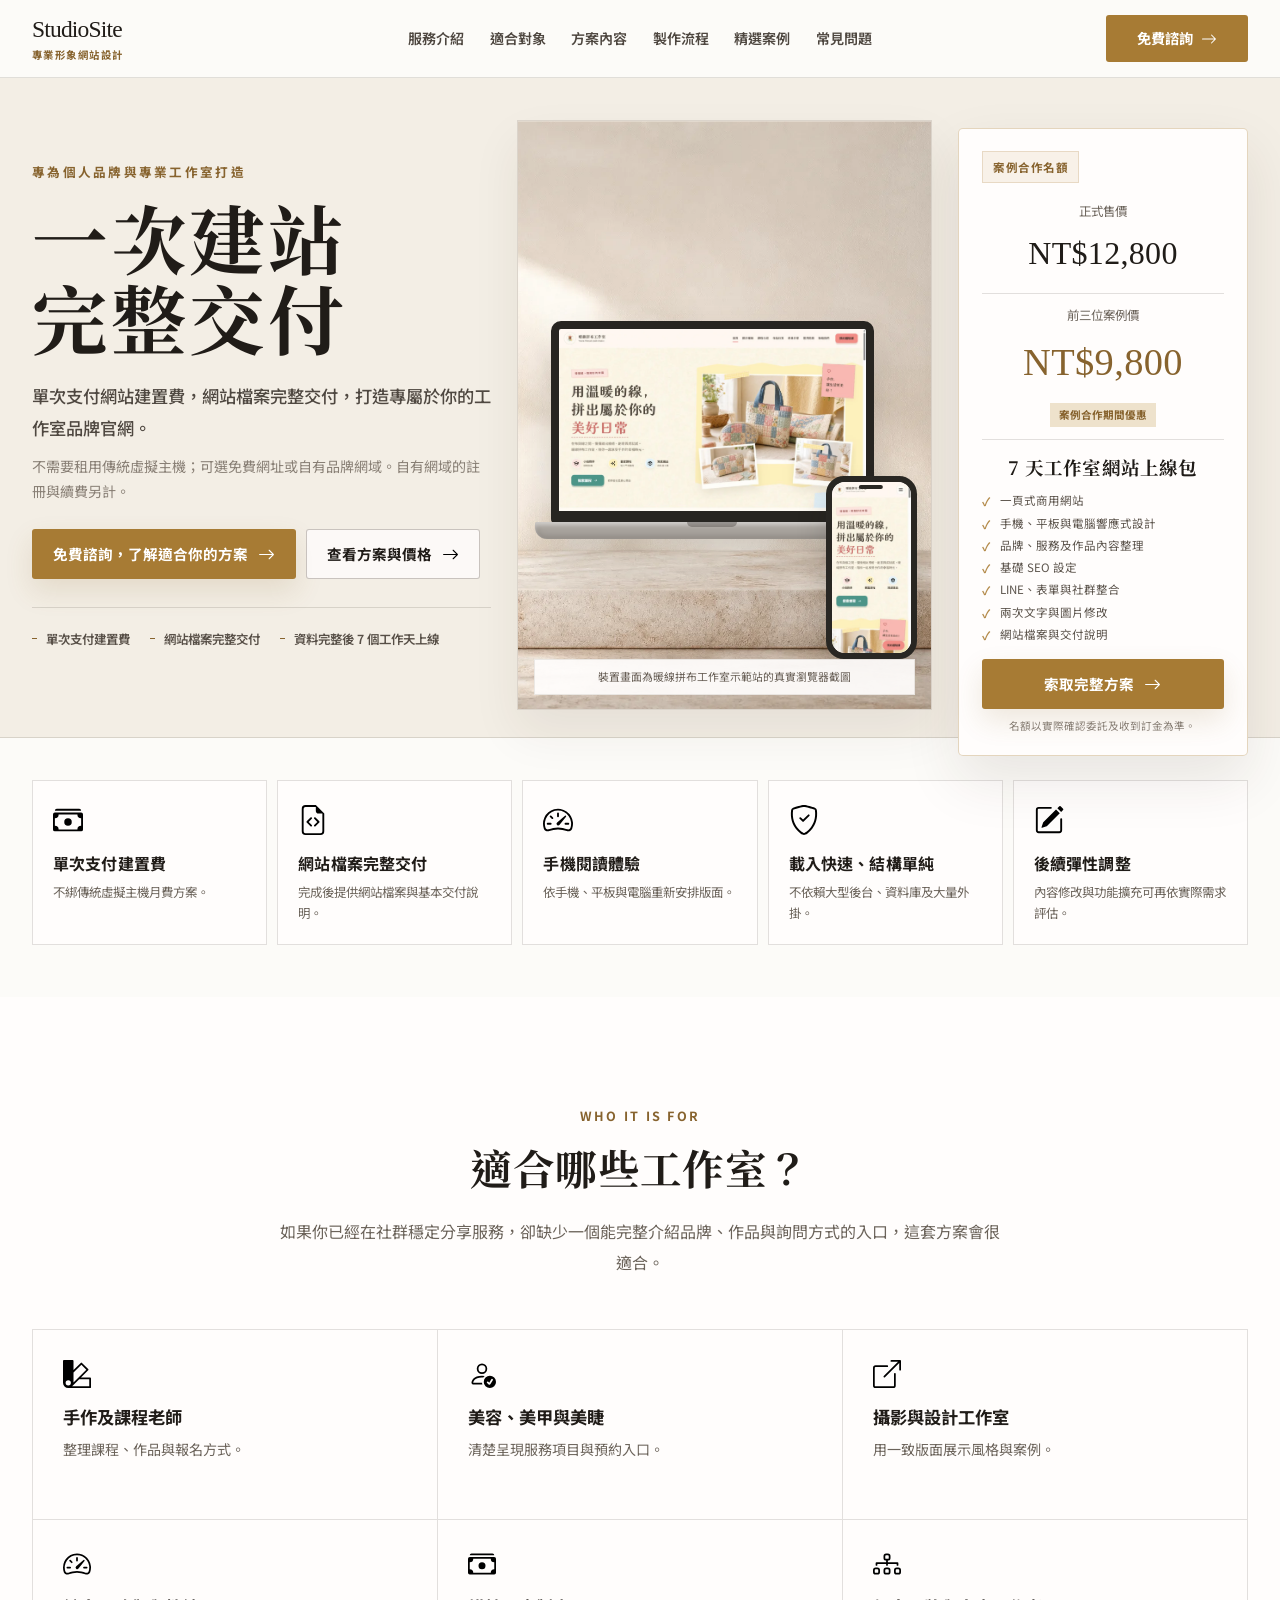
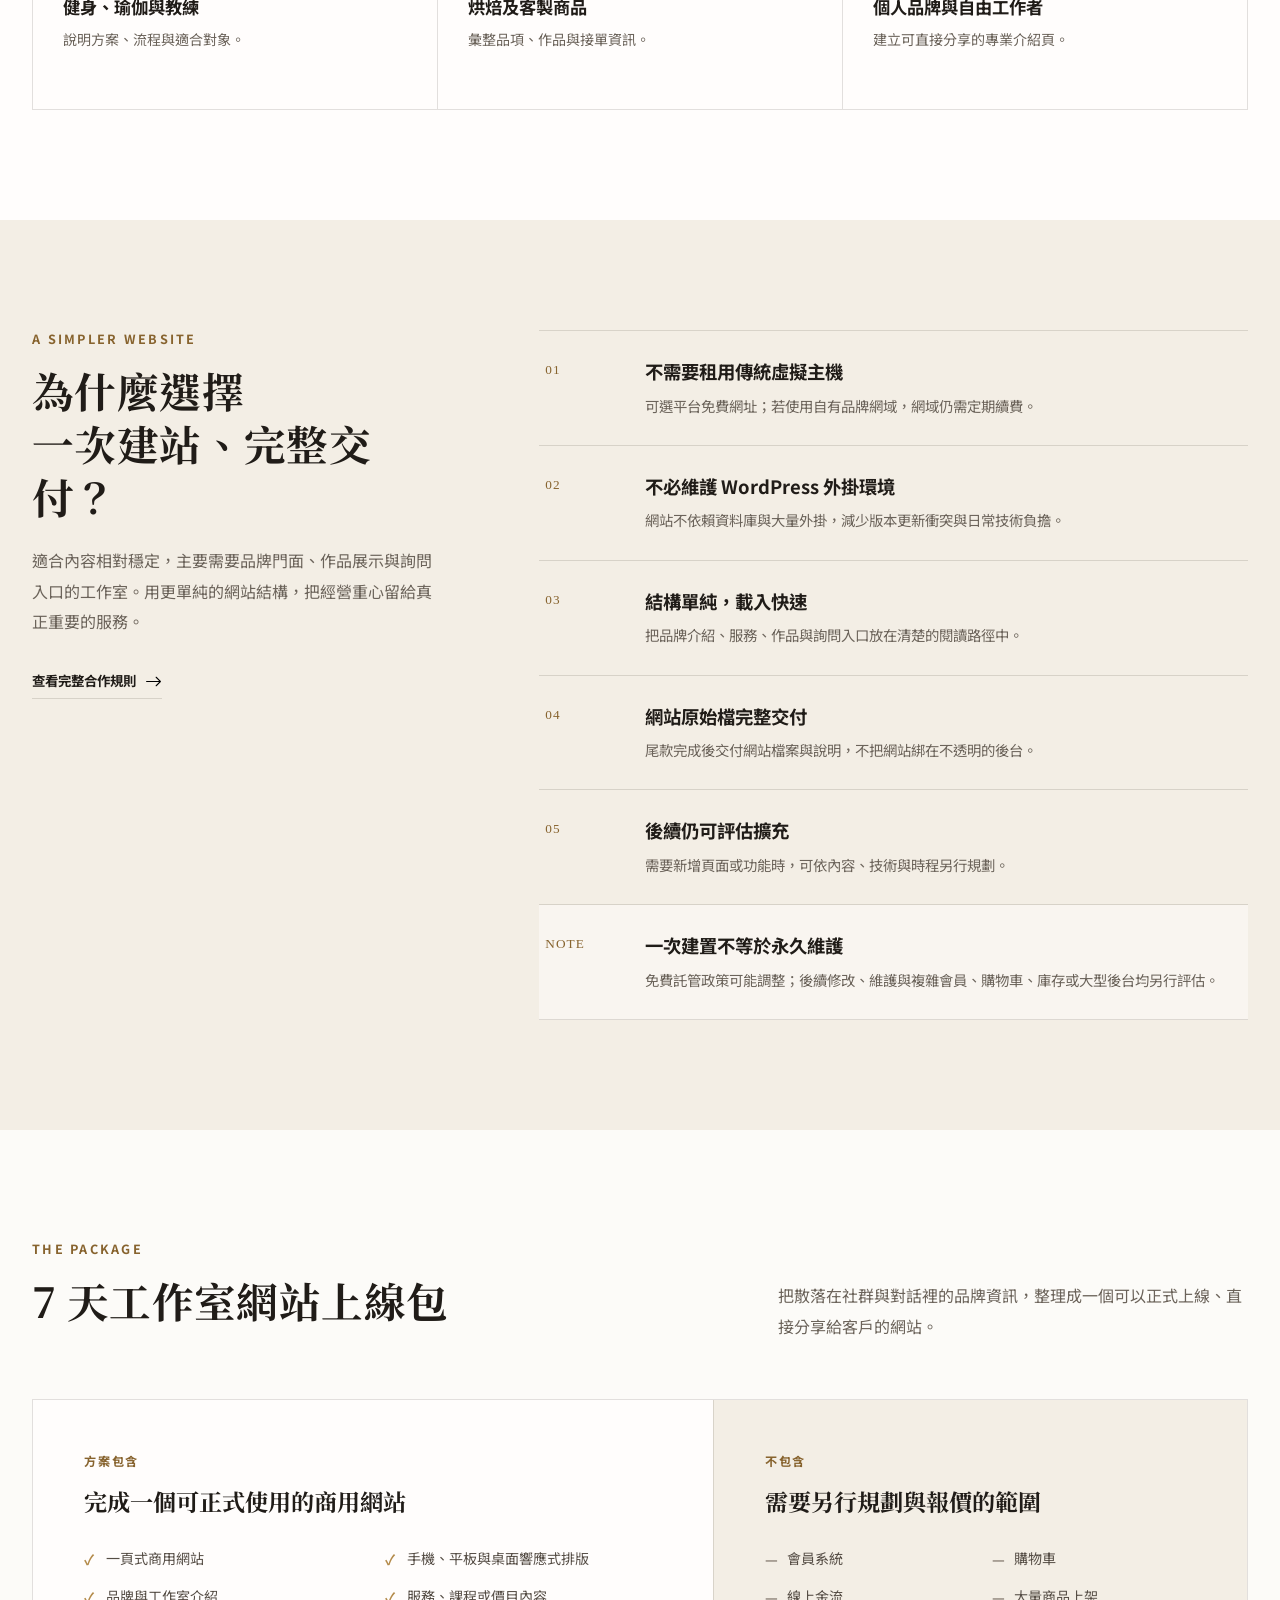
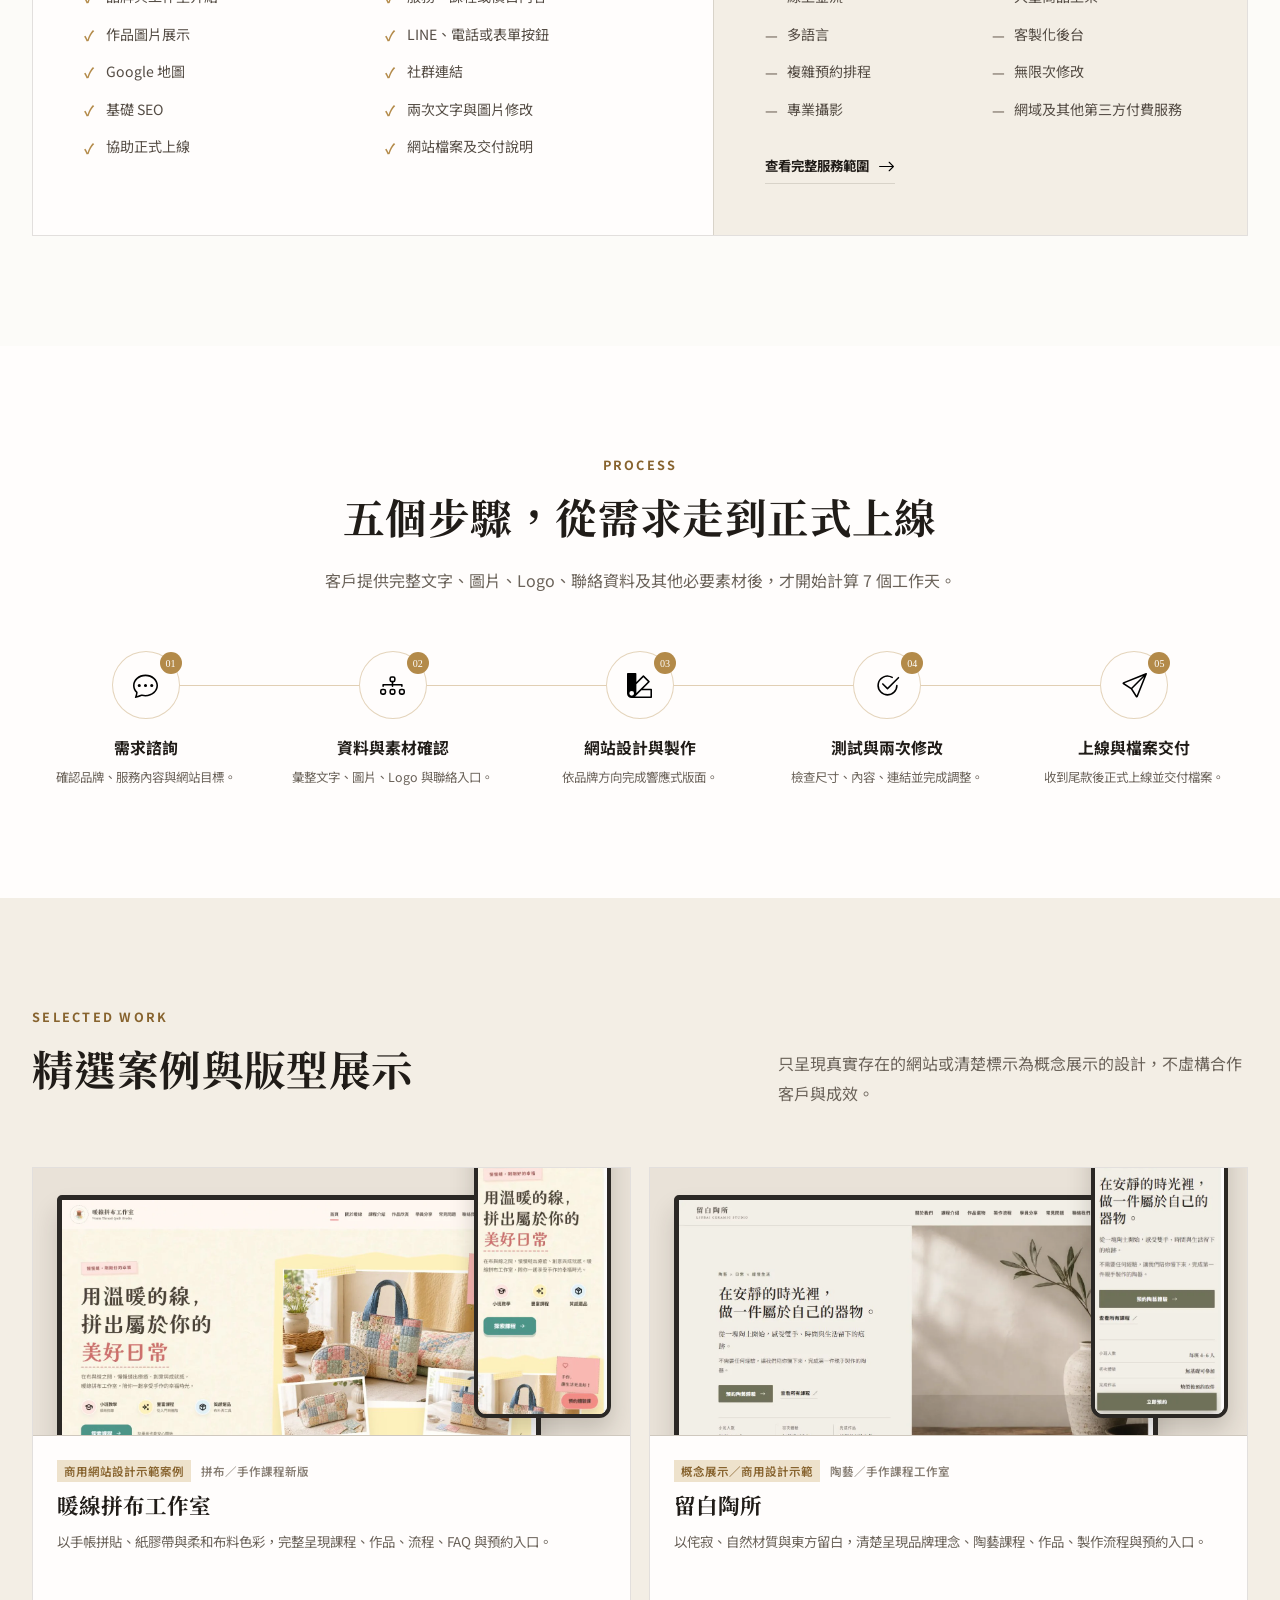
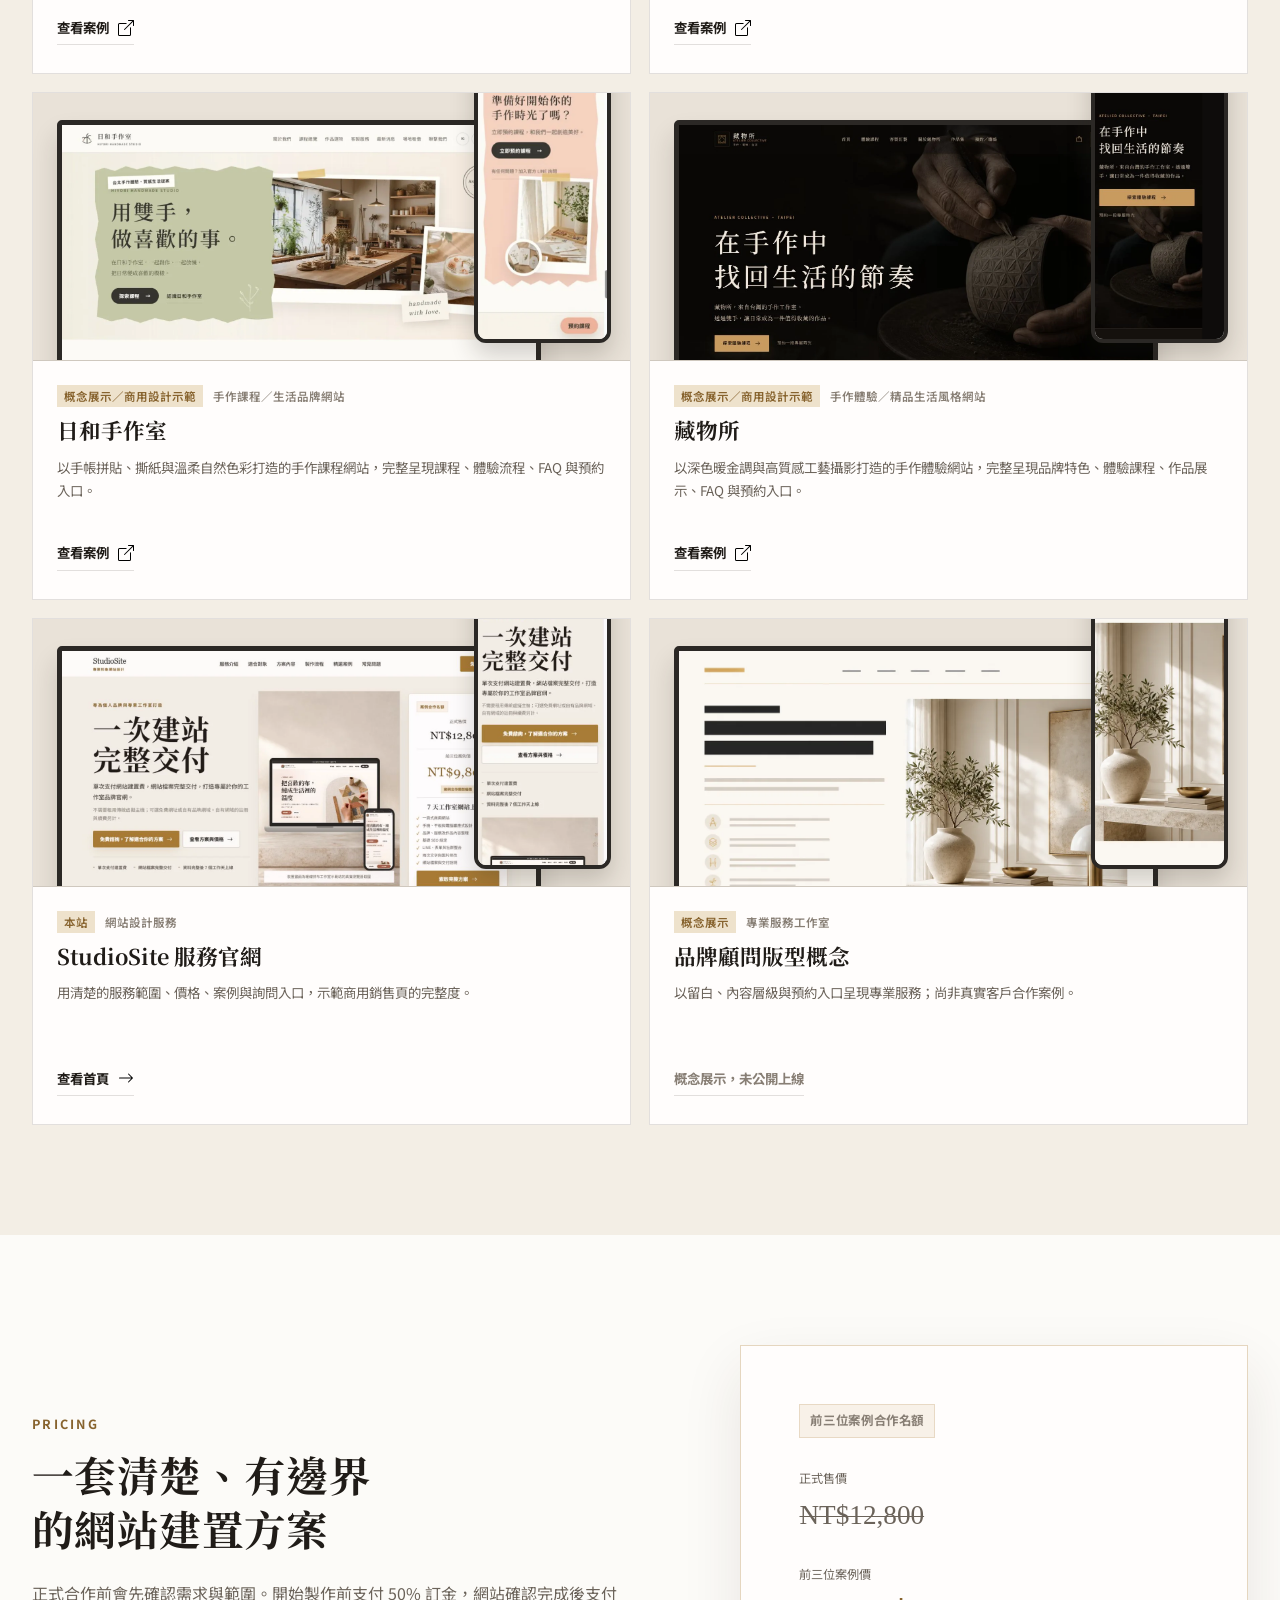
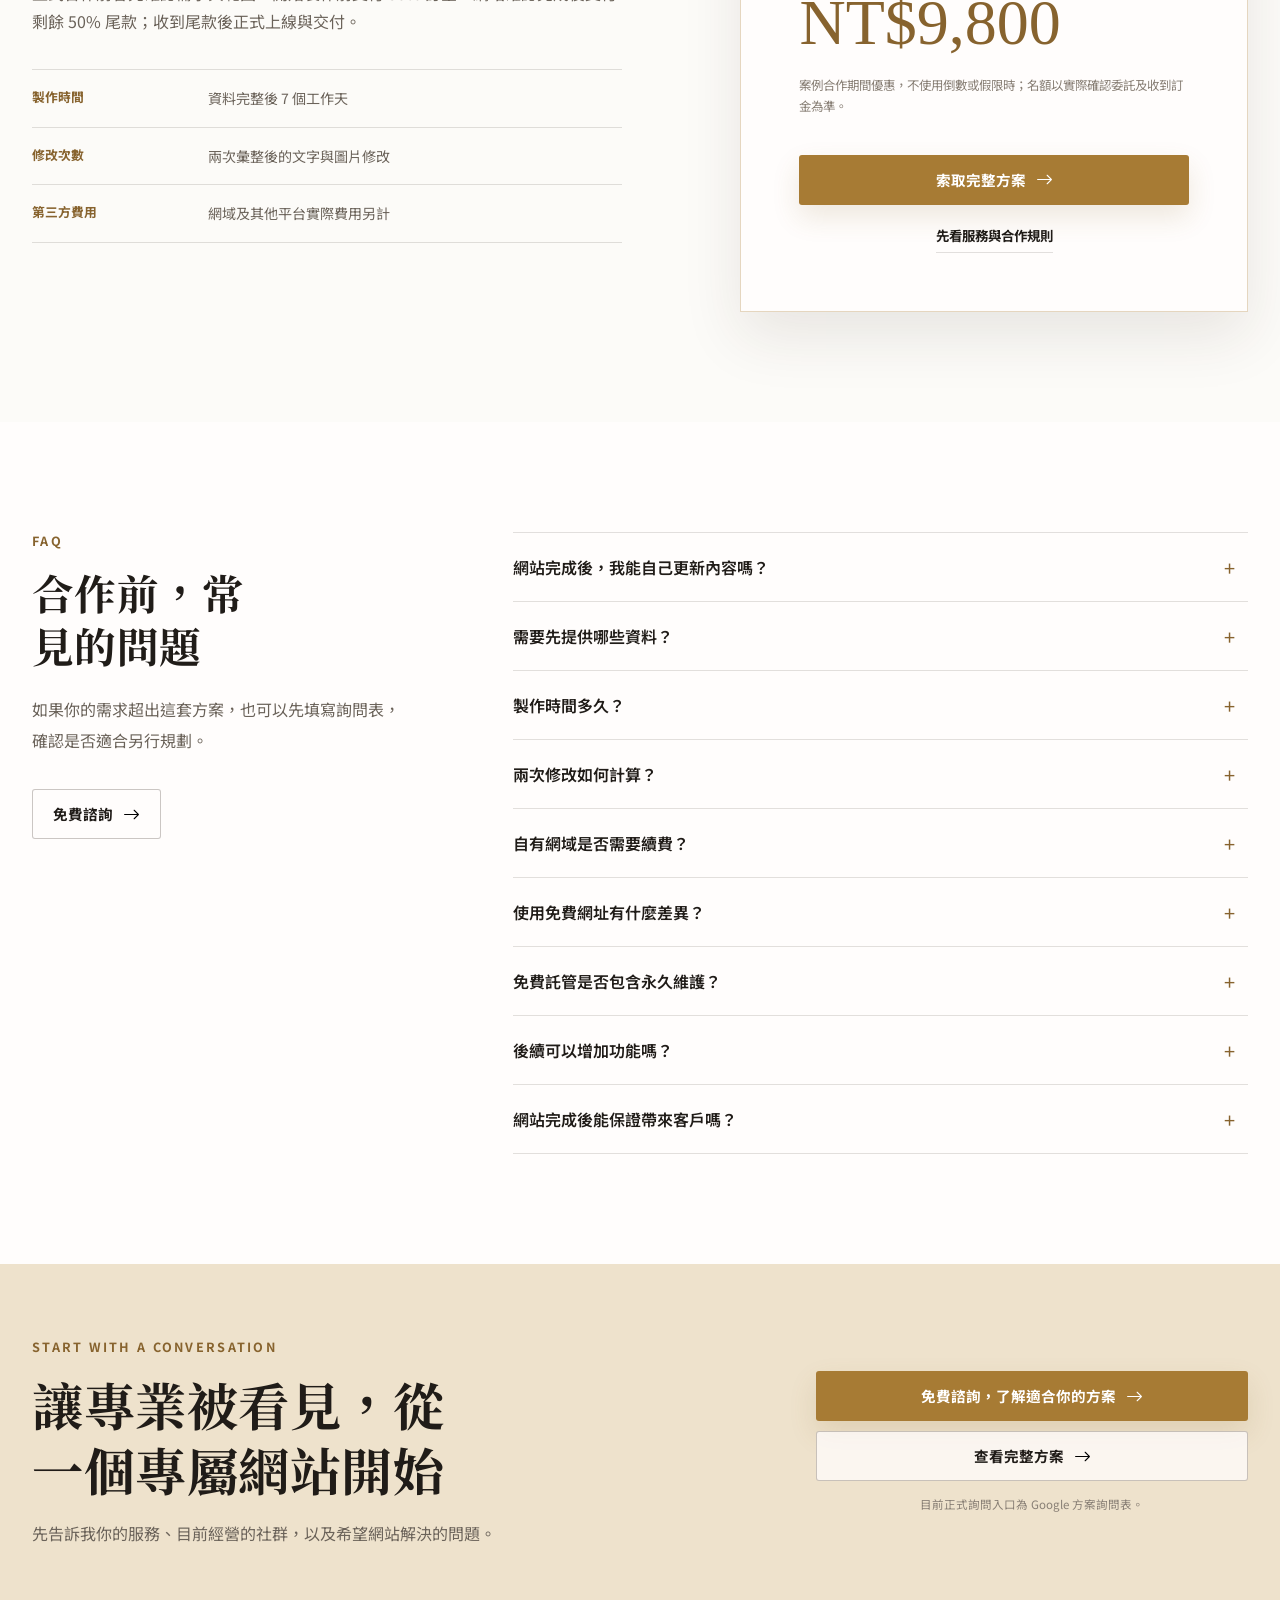
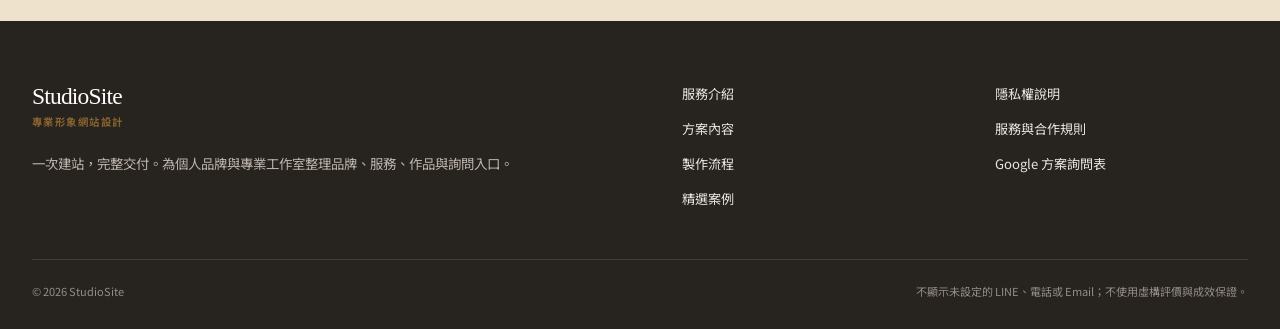
<file: index.html>
<!doctype html>
<html lang="zh-Hant">
<head>
  <meta charset="utf-8">
  <meta name="viewport" content="width=device-width, initial-scale=1">
  <meta name="theme-color" content="#fcfbf8">
  <meta name="description" content="單次支付網站建置費，提供手機友善的一頁式工作室品牌網站、完整網站檔案、基礎 SEO、LINE 與表單整合。">
  <meta name="robots" content="index, follow">
  <meta property="og:type" content="website">
  <meta property="og:locale" content="zh_TW">
  <meta property="og:site_name" content="StudioSite 專業形象網站設計">
  <meta property="og:title" content="一次建站，完整交付｜工作室品牌網站製作">
  <meta property="og:description" content="單次支付網站建置費，提供手機友善的一頁式工作室品牌網站、完整網站檔案、基礎 SEO、LINE 與表單整合。">
  <meta property="og:url" content="https://gavin1424.github.io/">
  <meta property="og:image" content="https://gavin1424.github.io/assets/service-og.webp">
  <meta property="og:image:alt" content="StudioSite 一次建站、完整交付的工作室品牌網站製作方案">
  <meta name="twitter:card" content="summary_large_image">
  <meta name="twitter:title" content="一次建站，完整交付｜工作室品牌網站製作">
  <meta name="twitter:description" content="手機友善的一頁式工作室品牌網站，包含完整網站檔案、基礎 SEO、LINE 與表單整合。">
  <meta name="twitter:image" content="https://gavin1424.github.io/assets/service-og.webp">
  <link rel="canonical" href="https://gavin1424.github.io/">
  <link rel="icon" href="favicon.svg" type="image/svg+xml">
  <link rel="preconnect" href="https://fonts.googleapis.com">
  <link rel="preconnect" href="https://fonts.gstatic.com" crossorigin>
  <link href="https://fonts.googleapis.com/css2?family=Noto+Sans+TC:wght@400;500;600;700&family=Noto+Serif+TC:wght@600;700;800&display=swap" rel="stylesheet">
  <script>document.documentElement.classList.add("js");</script>
  <link rel="stylesheet" href="styles.css?v=2.0.0">
  <title>一次建站，完整交付｜工作室品牌網站製作</title>
  <script type="application/ld+json" data-structured-data>
  {
    "@context": "https://schema.org",
    "@type": "Service",
    "name": "7 天工作室網站上線包",
    "url": "https://gavin1424.github.io/",
    "description": "單次支付網站建置費，提供手機友善的一頁式工作室品牌網站、完整網站檔案、基礎 SEO、LINE 與表單整合。",
    "areaServed": "TW",
    "provider": {
      "@type": "Organization",
      "name": "StudioSite"
    },
    "offers": [
      {
        "@type": "Offer",
        "priceCurrency": "TWD",
        "price": "12800",
        "description": "正式售價"
      },
      {
        "@type": "Offer",
        "priceCurrency": "TWD",
        "price": "9800",
        "description": "前三位案例合作價，名額以實際確認委託及收到訂金為準"
      }
    ]
  }
  </script>
</head>
<body class="service-page" data-page="service">
  <a class="skip-link" href="#main-content">跳到主要內容</a>

  <header class="site-header" data-site-header>
    <div class="container header-inner">
      <a class="wordmark" href="#top" aria-label="StudioSite 首頁">
        <strong>StudioSite</strong>
        <span>專業形象網站設計</span>
      </a>

      <button class="menu-toggle" type="button" aria-expanded="false" aria-controls="site-menu" data-menu-toggle>
        <span class="menu-icon" aria-hidden="true"><i></i><i></i><i></i></span>
        <span class="sr-only">開啟選單</span>
      </button>

      <nav class="site-nav" id="site-menu" aria-label="主要導覽" data-site-menu>
        <a href="#service">服務介紹</a>
        <a href="#fit">適合對象</a>
        <a href="#package">方案內容</a>
        <a href="#process">製作流程</a>
        <a href="#cases">精選案例</a>
        <a href="#faq">常見問題</a>
        <a class="nav-menu-contact" href="#" data-service-contact>免費諮詢</a>
      </nav>

      <a class="nav-contact" href="#" data-service-contact>
        免費諮詢
        <img src="assets/icons/arrow-right.svg" alt="" width="16" height="16" aria-hidden="true">
      </a>
    </div>
  </header>

  <main id="main-content">
    <section class="hero" id="top" aria-labelledby="hero-title">
      <div class="container hero-grid">
        <div class="hero-copy">
          <p class="eyebrow reveal hero-sequence" style="--delay: 40ms">專為個人品牌與專業工作室打造</p>
          <h1 id="hero-title" class="reveal hero-sequence" style="--delay: 120ms">
            一次建站<br>
            完整交付
          </h1>
          <p class="hero-lead reveal hero-sequence" style="--delay: 200ms">
            單次支付網站建置費，網站檔案完整交付，打造專屬於你的工作室品牌官網。
          </p>
          <p class="hero-note reveal hero-sequence" style="--delay: 240ms">
            不需要租用傳統虛擬主機；可選免費網址或自有品牌網域。自有網域的註冊與續費另計。
          </p>
          <div class="hero-actions reveal hero-sequence" style="--delay: 300ms">
            <a class="button button-primary" href="#" data-service-contact>
              免費諮詢，了解適合你的方案
              <img src="assets/icons/arrow-right.svg" alt="" width="17" height="17" aria-hidden="true">
            </a>
            <a class="button button-secondary" href="#pricing">
              查看方案與價格
              <img src="assets/icons/arrow-right.svg" alt="" width="17" height="17" aria-hidden="true">
            </a>
          </div>
          <ul class="hero-points reveal hero-sequence" style="--delay: 360ms" aria-label="方案重點">
            <li>單次支付建置費</li>
            <li>網站檔案完整交付</li>
            <li>資料完整後 7 個工作天上線</li>
          </ul>
        </div>

        <figure class="hero-visual reveal hero-visual-enter" data-parallax>
          <img
            class="hero-scene"
            src="assets/hero-scene-v2.webp"
            alt=""
            width="1536"
            height="1024"
            fetchpriority="high"
            decoding="async"
            aria-hidden="true"
          >
          <div class="device-stage" aria-label="暖線拼布工作室示範網站的桌面與手機畫面">
            <div class="laptop" aria-hidden="true">
              <div class="laptop-screen">
                <img src="assets/warm-thread-desktop.webp" alt="" width="1425" height="891" decoding="async">
              </div>
              <div class="laptop-base"></div>
            </div>
            <div class="phone" aria-hidden="true">
              <div class="phone-screen">
                <img src="assets/warm-thread-mobile.webp" alt="" width="375" height="812" decoding="async">
              </div>
            </div>
          </div>
          <figcaption>裝置畫面為暖線拼布工作室示範站的真實瀏覽器截圖</figcaption>
        </figure>

        <aside class="price-card reveal price-card-enter" aria-labelledby="hero-price-title">
          <p class="price-badge">案例合作名額</p>
          <div class="formal-price">
            <span>正式售價</span>
            <strong data-config="service.formalPrice">NT$12,800</strong>
          </div>
          <div class="case-price">
            <span>前三位案例價</span>
            <strong data-config="service.casePrice">NT$9,800</strong>
            <small>案例合作期間優惠</small>
          </div>
          <h2 id="hero-price-title">7 天工作室網站上線包</h2>
          <ul class="price-features">
            <li>一頁式商用網站</li>
            <li>手機、平板與電腦響應式設計</li>
            <li>品牌、服務及作品內容整理</li>
            <li>基礎 SEO 設定</li>
            <li>LINE、表單與社群整合</li>
            <li>兩次文字與圖片修改</li>
            <li>網站檔案與交付說明</li>
          </ul>
          <a class="button button-primary button-full" href="#" data-service-contact>
            索取完整方案
            <img src="assets/icons/arrow-right.svg" alt="" width="17" height="17" aria-hidden="true">
          </a>
          <p class="price-note">名額以實際確認委託及收到訂金為準。</p>
        </aside>
      </div>
    </section>

    <section class="advantages" aria-labelledby="advantages-title">
      <div class="container">
        <div class="visually-hidden" id="advantages-title">五項服務優勢</div>
        <div class="advantage-grid">
          <article class="advantage reveal" style="--delay: 0ms">
            <img src="assets/icons/cash-stack.svg" alt="" width="30" height="30" aria-hidden="true">
            <h2>單次支付建置費</h2>
            <p>不綁傳統虛擬主機月費方案。</p>
          </article>
          <article class="advantage reveal" style="--delay: 60ms">
            <img src="assets/icons/file-earmark-code.svg" alt="" width="30" height="30" aria-hidden="true">
            <h2>網站檔案完整交付</h2>
            <p>完成後提供網站檔案與基本交付說明。</p>
          </article>
          <article class="advantage reveal" style="--delay: 120ms">
            <img src="assets/icons/speedometer2.svg" alt="" width="30" height="30" aria-hidden="true">
            <h2>手機閱讀體驗</h2>
            <p>依手機、平板與電腦重新安排版面。</p>
          </article>
          <article class="advantage reveal" style="--delay: 180ms">
            <img src="assets/icons/shield-check.svg" alt="" width="30" height="30" aria-hidden="true">
            <h2>載入快速、結構單純</h2>
            <p>不依賴大型後台、資料庫及大量外掛。</p>
          </article>
          <article class="advantage reveal" style="--delay: 240ms">
            <img src="assets/icons/pencil-square.svg" alt="" width="30" height="30" aria-hidden="true">
            <h2>後續彈性調整</h2>
            <p>內容修改與功能擴充可再依實際需求評估。</p>
          </article>
        </div>
      </div>
    </section>

    <section class="section fit-section" id="fit" aria-labelledby="fit-title">
      <div class="container">
        <div class="section-heading centered reveal">
          <p class="eyebrow">WHO IT IS FOR</p>
          <h2 id="fit-title">適合哪些工作室？</h2>
          <p>如果你已經在社群穩定分享服務，卻缺少一個能完整介紹品牌、作品與詢問方式的入口，這套方案會很適合。</p>
        </div>
        <div class="fit-grid">
          <article class="fit-item reveal">
            <img src="assets/icons/palette2.svg" alt="" width="28" height="28" aria-hidden="true">
            <h3>手作及課程老師</h3>
            <p>整理課程、作品與報名方式。</p>
          </article>
          <article class="fit-item reveal">
            <img src="assets/icons/person-check.svg" alt="" width="28" height="28" aria-hidden="true">
            <h3>美容、美甲與美睫</h3>
            <p>清楚呈現服務項目與預約入口。</p>
          </article>
          <article class="fit-item reveal">
            <img src="assets/icons/box-arrow-up-right.svg" alt="" width="28" height="28" aria-hidden="true">
            <h3>攝影與設計工作室</h3>
            <p>用一致版面展示風格與案例。</p>
          </article>
          <article class="fit-item reveal">
            <img src="assets/icons/speedometer2.svg" alt="" width="28" height="28" aria-hidden="true">
            <h3>健身、瑜伽與教練</h3>
            <p>說明方案、流程與適合對象。</p>
          </article>
          <article class="fit-item reveal">
            <img src="assets/icons/cash-stack.svg" alt="" width="28" height="28" aria-hidden="true">
            <h3>烘焙及客製商品</h3>
            <p>彙整品項、作品與接單資訊。</p>
          </article>
          <article class="fit-item reveal">
            <img src="assets/icons/diagram-3.svg" alt="" width="28" height="28" aria-hidden="true">
            <h3>個人品牌與自由工作者</h3>
            <p>建立可直接分享的專業介紹頁。</p>
          </article>
        </div>
      </div>
    </section>

    <section class="section why-section" id="service" aria-labelledby="why-title">
      <div class="container why-layout">
        <div class="section-heading reveal">
          <p class="eyebrow">A SIMPLER WEBSITE</p>
          <h2 id="why-title">為什麼選擇<br>一次建站、完整交付？</h2>
          <p>適合內容相對穩定，主要需要品牌門面、作品展示與詢問入口的工作室。用更單純的網站結構，把經營重心留給真正重要的服務。</p>
          <a class="text-link" href="service-rules.html">
            查看完整合作規則
            <img src="assets/icons/arrow-right.svg" alt="" width="17" height="17" aria-hidden="true">
          </a>
        </div>
        <div class="reason-list">
          <article class="reason-item reveal">
            <span>01</span>
            <div><h3>不需要租用傳統虛擬主機</h3><p>可選平台免費網址；若使用自有品牌網域，網域仍需定期續費。</p></div>
          </article>
          <article class="reason-item reveal">
            <span>02</span>
            <div><h3>不必維護 WordPress 外掛環境</h3><p>網站不依賴資料庫與大量外掛，減少版本更新衝突與日常技術負擔。</p></div>
          </article>
          <article class="reason-item reveal">
            <span>03</span>
            <div><h3>結構單純，載入快速</h3><p>把品牌介紹、服務、作品與詢問入口放在清楚的閱讀路徑中。</p></div>
          </article>
          <article class="reason-item reveal">
            <span>04</span>
            <div><h3>網站原始檔完整交付</h3><p>尾款完成後交付網站檔案與說明，不把網站綁在不透明的後台。</p></div>
          </article>
          <article class="reason-item reveal">
            <span>05</span>
            <div><h3>後續仍可評估擴充</h3><p>需要新增頁面或功能時，可依內容、技術與時程另行規劃。</p></div>
          </article>
          <article class="reason-item reason-caveat reveal">
            <span>NOTE</span>
            <div><h3>一次建置不等於永久維護</h3><p>免費託管政策可能調整；後續修改、維護與複雜會員、購物車、庫存或大型後台均另行評估。</p></div>
          </article>
        </div>
      </div>
    </section>

    <section class="section package-section" id="package" aria-labelledby="package-title">
      <div class="container">
        <div class="section-heading-row">
          <div class="reveal">
            <p class="eyebrow">THE PACKAGE</p>
            <h2 id="package-title">7 天工作室網站上線包</h2>
          </div>
          <p class="reveal">把散落在社群與對話裡的品牌資訊，整理成一個可以正式上線、直接分享給客戶的網站。</p>
        </div>

        <div class="scope-grid">
          <article class="scope-panel included reveal">
            <p class="scope-kicker">方案包含</p>
            <h3>完成一個可正式使用的商用網站</h3>
            <ul class="scope-list">
              <li>一頁式商用網站</li>
              <li>手機、平板與桌面響應式排版</li>
              <li>品牌與工作室介紹</li>
              <li>服務、課程或價目內容</li>
              <li>作品圖片展示</li>
              <li>LINE、電話或表單按鈕</li>
              <li>Google 地圖</li>
              <li>社群連結</li>
              <li>基礎 SEO</li>
              <li>兩次文字與圖片修改</li>
              <li>協助正式上線</li>
              <li>網站檔案及交付說明</li>
            </ul>
          </article>
          <article class="scope-panel excluded reveal">
            <p class="scope-kicker">不包含</p>
            <h3>需要另行規劃與報價的範圍</h3>
            <ul class="scope-list">
              <li>會員系統</li>
              <li>購物車</li>
              <li>線上金流</li>
              <li>大量商品上架</li>
              <li>多語言</li>
              <li>客製化後台</li>
              <li>複雜預約排程</li>
              <li>無限次修改</li>
              <li>專業攝影</li>
              <li>網域及其他第三方付費服務</li>
            </ul>
            <a class="text-link" href="service-rules.html">
              查看完整服務範圍
              <img src="assets/icons/arrow-right.svg" alt="" width="17" height="17" aria-hidden="true">
            </a>
          </article>
        </div>
      </div>
    </section>

    <section class="section process-section" id="process" aria-labelledby="process-title">
      <div class="container">
        <div class="section-heading centered reveal">
          <p class="eyebrow">PROCESS</p>
          <h2 id="process-title">五個步驟，從需求走到正式上線</h2>
          <p>客戶提供完整文字、圖片、Logo、聯絡資料及其他必要素材後，才開始計算 7 個工作天。</p>
        </div>
        <ol class="process-list">
          <li class="reveal" style="--delay: 0ms">
            <div class="step-mark"><span>01</span><img src="assets/icons/chat-dots.svg" alt="" width="25" height="25" aria-hidden="true"></div>
            <h3>需求諮詢</h3>
            <p>確認品牌、服務內容與網站目標。</p>
          </li>
          <li class="reveal" style="--delay: 70ms">
            <div class="step-mark"><span>02</span><img src="assets/icons/diagram-3.svg" alt="" width="25" height="25" aria-hidden="true"></div>
            <h3>資料與素材確認</h3>
            <p>彙整文字、圖片、Logo 與聯絡入口。</p>
          </li>
          <li class="reveal" style="--delay: 140ms">
            <div class="step-mark"><span>03</span><img src="assets/icons/palette2.svg" alt="" width="25" height="25" aria-hidden="true"></div>
            <h3>網站設計與製作</h3>
            <p>依品牌方向完成響應式版面。</p>
          </li>
          <li class="reveal" style="--delay: 210ms">
            <div class="step-mark"><span>04</span><img src="assets/icons/check2-circle.svg" alt="" width="25" height="25" aria-hidden="true"></div>
            <h3>測試與兩次修改</h3>
            <p>檢查尺寸、內容、連結並完成調整。</p>
          </li>
          <li class="reveal" style="--delay: 280ms">
            <div class="step-mark"><span>05</span><img src="assets/icons/send.svg" alt="" width="25" height="25" aria-hidden="true"></div>
            <h3>上線與檔案交付</h3>
            <p>收到尾款後正式上線並交付檔案。</p>
          </li>
        </ol>
      </div>
    </section>

    <section class="section cases-section" id="cases" aria-labelledby="cases-title">
      <div class="container">
        <div class="section-heading-row">
          <div class="reveal">
            <p class="eyebrow">SELECTED WORK</p>
            <h2 id="cases-title">精選案例與版型展示</h2>
          </div>
          <p class="reveal">只呈現真實存在的網站或清楚標示為概念展示的設計，不虛構合作客戶與成效。</p>
        </div>
        <div class="case-grid">
          <article class="case-card reveal">
            <a class="case-media" href="https://gavin1424.github.io/handmade-studio-demo/" target="_blank" rel="noopener" aria-label="查看暖線拼布工作室新版示範網站">
              <span class="case-desktop">
                <img src="assets/warm-thread-desktop.webp" alt="暖線拼布工作室新版示範網站桌面首頁" width="1425" height="891" loading="lazy" decoding="async">
              </span>
              <span class="case-phone">
                <img src="assets/warm-thread-mobile.webp" alt="暖線拼布工作室新版示範網站手機首頁" width="375" height="812" loading="lazy" decoding="async">
              </span>
            </a>
            <div class="case-copy">
              <p><span>商用網站設計示範案例</span> 拼布／手作課程新版</p>
              <h3>暖線拼布工作室</h3>
              <p>以手帳拼貼、紙膠帶與柔和布料色彩，完整呈現課程、作品、流程、FAQ 與預約入口。</p>
              <a class="text-link" href="https://gavin1424.github.io/handmade-studio-demo/" target="_blank" rel="noopener">
                查看案例
                <img src="assets/icons/box-arrow-up-right.svg" alt="" width="16" height="16" aria-hidden="true">
              </a>
            </div>
          </article>

          <article class="case-card reveal" style="--delay: 80ms">
            <a class="case-media" href="https://gavin1424.github.io/liubai-pottery-studio-demo/" target="_blank" rel="noopener" aria-label="查看留白陶所示範網站">
              <span class="case-desktop">
                <img src="assets/case-liubai-desktop.webp" alt="留白陶所陶藝工作室示範網站桌面首頁" width="1425" height="891" loading="lazy" decoding="async">
              </span>
              <span class="case-phone">
                <img src="assets/case-liubai-mobile.webp" alt="留白陶所陶藝工作室示範網站手機首頁" width="375" height="812" loading="lazy" decoding="async">
              </span>
            </a>
            <div class="case-copy">
              <p><span>概念展示／商用設計示範</span> 陶藝／手作課程工作室</p>
              <h3>留白陶所</h3>
              <p>以侘寂、自然材質與東方留白，清楚呈現品牌理念、陶藝課程、作品、製作流程與預約入口。</p>
              <a class="text-link" href="https://gavin1424.github.io/liubai-pottery-studio-demo/" target="_blank" rel="noopener">
                查看案例
                <img src="assets/icons/box-arrow-up-right.svg" alt="" width="16" height="16" aria-hidden="true">
              </a>
            </div>
          </article>

          <article class="case-card reveal" style="--delay: 160ms">
            <a class="case-media" href="https://gavin1424.github.io/handmade-studio-demo/" target="_blank" rel="noopener" aria-label="查看日和手作室示範網站">
              <span class="case-desktop">
                <img src="assets/case-hiyori-desktop.webp" alt="日和手作室手作課程網站桌面首頁" width="1440" height="900" loading="lazy" decoding="async">
              </span>
              <span class="case-phone">
                <img src="assets/case-hiyori-mobile.webp" alt="日和手作室手作課程網站手機首頁" width="390" height="844" loading="lazy" decoding="async">
              </span>
            </a>
            <div class="case-copy">
              <p><span>概念展示／商用設計示範</span> 手作課程／生活品牌網站</p>
              <h3>日和手作室</h3>
              <p>以手帳拼貼、撕紙與溫柔自然色彩打造的手作課程網站，完整呈現課程、體驗流程、FAQ 與預約入口。</p>
              <a class="text-link" href="https://gavin1424.github.io/handmade-studio-demo/" target="_blank" rel="noopener">
                查看案例
                <img src="assets/icons/box-arrow-up-right.svg" alt="" width="16" height="16" aria-hidden="true">
              </a>
            </div>
          </article>

          <article class="case-card reveal" style="--delay: 240ms">
            <a class="case-media" href="https://gavin1424.github.io/atelier-dark-handcraft-demo/" target="_blank" rel="noopener" aria-label="查看藏物所示範網站">
              <span class="case-desktop">
                <img src="assets/case-atelier-desktop.webp" alt="藏物所手作體驗示範網站桌面首頁" width="1440" height="900" loading="lazy" decoding="async">
              </span>
              <span class="case-phone">
                <img src="assets/case-atelier-mobile.webp" alt="藏物所手作體驗示範網站手機首頁" width="390" height="844" loading="lazy" decoding="async">
              </span>
            </a>
            <div class="case-copy">
              <p><span>概念展示／商用設計示範</span> 手作體驗／精品生活風格網站</p>
              <h3>藏物所</h3>
              <p>以深色暖金調與高質感工藝攝影打造的手作體驗網站，完整呈現品牌特色、體驗課程、作品展示、FAQ 與預約入口。</p>
              <a class="text-link" href="https://gavin1424.github.io/atelier-dark-handcraft-demo/" target="_blank" rel="noopener">
                查看案例
                <img src="assets/icons/box-arrow-up-right.svg" alt="" width="16" height="16" aria-hidden="true">
              </a>
            </div>
          </article>

          <article class="case-card reveal" style="--delay: 320ms">
            <a class="case-media" href="#top" aria-label="返回 StudioSite 首頁">
              <span class="case-desktop">
                <img src="assets/case-studiosite-desktop.webp" alt="StudioSite 網站製作服務頁桌面首頁" width="1440" height="900" loading="lazy" decoding="async">
              </span>
              <span class="case-phone">
                <img src="assets/case-studiosite-mobile.webp" alt="StudioSite 網站製作服務頁手機首頁" width="390" height="844" loading="lazy" decoding="async">
              </span>
            </a>
            <div class="case-copy">
              <p><span>本站</span> 網站設計服務</p>
              <h3>StudioSite 服務官網</h3>
              <p>用清楚的服務範圍、價格、案例與詢問入口，示範商用銷售頁的完整度。</p>
              <a class="text-link" href="#top">
                查看首頁
                <img src="assets/icons/arrow-right.svg" alt="" width="16" height="16" aria-hidden="true">
              </a>
            </div>
          </article>

          <article class="case-card reveal" style="--delay: 400ms">
            <div class="case-media concept-media" aria-label="專業服務工作室概念展示">
              <span class="case-desktop">
                <img src="assets/case-concept-studio.webp" alt="專業服務工作室概念版型桌面展示" width="1200" height="750" loading="lazy" decoding="async">
              </span>
              <span class="case-phone">
                <img src="assets/case-concept-studio.webp" alt="專業服務工作室概念版型手機構圖展示" width="1200" height="750" loading="lazy" decoding="async">
              </span>
            </div>
            <div class="case-copy">
              <p><span>概念展示</span> 專業服務工作室</p>
              <h3>品牌顧問版型概念</h3>
              <p>以留白、內容層級與預約入口呈現專業服務；尚非真實客戶合作案例。</p>
              <span class="text-link muted-link">概念展示，未公開上線</span>
            </div>
          </article>
        </div>
      </div>
    </section>

    <section class="section pricing-section" id="pricing" aria-labelledby="pricing-title">
      <div class="container pricing-layout">
        <div class="pricing-copy reveal">
          <p class="eyebrow">PRICING</p>
          <h2 id="pricing-title">一套清楚、有邊界的網站建置方案</h2>
          <p>正式合作前會先確認需求與範圍。開始製作前支付 50% 訂金，網站確認完成後支付剩餘 50% 尾款；收到尾款後正式上線與交付。</p>
          <dl class="pricing-facts">
            <div><dt>製作時間</dt><dd>資料完整後 7 個工作天</dd></div>
            <div><dt>修改次數</dt><dd>兩次彙整後的文字與圖片修改</dd></div>
            <div><dt>第三方費用</dt><dd>網域及其他平台實際費用另計</dd></div>
          </dl>
        </div>
        <article class="pricing-card reveal">
          <div>
            <p class="price-badge">前三位案例合作名額</p>
            <span class="pricing-label">正式售價</span>
            <s data-config="service.formalPrice">NT$12,800</s>
            <span class="pricing-label">前三位案例價</span>
            <strong data-config="service.casePrice">NT$9,800</strong>
            <p>案例合作期間優惠，不使用倒數或假限時；名額以實際確認委託及收到訂金為準。</p>
          </div>
          <div class="pricing-actions">
            <a class="button button-primary button-full" href="#" data-service-contact>
              索取完整方案
              <img src="assets/icons/arrow-right.svg" alt="" width="17" height="17" aria-hidden="true">
            </a>
            <a class="text-link" href="service-rules.html">先看服務與合作規則</a>
          </div>
        </article>
      </div>
    </section>

    <section class="section faq-section" id="faq" aria-labelledby="faq-title">
      <div class="container faq-layout">
        <div class="section-heading reveal">
          <p class="eyebrow">FAQ</p>
          <h2 id="faq-title">合作前，常見的問題</h2>
          <p>如果你的需求超出這套方案，也可以先填寫詢問表，確認是否適合另行規劃。</p>
          <a class="button button-secondary" href="#" data-service-contact>
            免費諮詢
            <img src="assets/icons/arrow-right.svg" alt="" width="17" height="17" aria-hidden="true">
          </a>
        </div>
        <div class="faq-list">
          <details class="faq-item reveal">
            <summary><span>網站完成後，我能自己更新內容嗎？</span><span class="faq-symbol" aria-hidden="true">+</span></summary>
            <div class="faq-answer"><p>可以先依更新頻率與內容類型評估。單純文字與圖片會提供基本替換說明；需要代為更新、新增版面或調整功能時，可使用單次修改或維護方案。</p></div>
          </details>
          <details class="faq-item reveal">
            <summary><span>需要先提供哪些資料？</span><span class="faq-symbol" aria-hidden="true">+</span></summary>
            <div class="faq-answer"><p>需要品牌介紹、服務或課程、價格呈現方式、作品圖片、Logo、聯絡方式、社群連結與希望網站解決的問題。資料完整後才開始計算製作期。</p></div>
          </details>
          <details class="faq-item reveal">
            <summary><span>製作時間多久？</span><span class="faq-symbol" aria-hidden="true">+</span></summary>
            <div class="faq-answer"><p>收到完整必要素材後開始計算 7 個工作天。客戶延遲提供或確認資料的時間，不列入製作期限。</p></div>
          </details>
          <details class="faq-item reveal">
            <summary><span>兩次修改如何計算？</span><span class="faq-symbol" aria-hidden="true">+</span></summary>
            <div class="faq-answer"><p>每次由客戶整理並一次提供一份文字與圖片修改清單，完成該批內容後視為一次。新增區塊、改變已確認的網站結構或超過兩次，會另行報價。</p></div>
          </details>
          <details class="faq-item reveal">
            <summary><span>自有網域是否需要續費？</span><span class="faq-symbol" aria-hidden="true">+</span></summary>
            <div class="faq-answer"><p>需要。自有品牌網域屬於第三方服務，仍需依註冊商價格定期續費；費用不包含在網站一次建置費中。</p></div>
          </details>
          <details class="faq-item reveal">
            <summary><span>使用免費網址有什麼差異？</span><span class="faq-symbol" aria-hidden="true">+</span></summary>
            <div class="faq-answer"><p>免費網址不需另外註冊品牌網域，但網址會帶有平台名稱。自有網域較能強化品牌辨識，兩者都能依實際條件串接網站。</p></div>
          </details>
          <details class="faq-item reveal">
            <summary><span>免費託管是否包含永久維護？</span><span class="faq-symbol" aria-hidden="true">+</span></summary>
            <div class="faq-answer"><p>不包含。免費託管是平台提供的服務方式，不等於永久維護、免費修改或永遠不會停機；平台政策變更與後續維護會另行評估。</p></div>
          </details>
          <details class="faq-item reveal">
            <summary><span>後續可以增加功能嗎？</span><span class="faq-symbol" aria-hidden="true">+</span></summary>
            <div class="faq-answer"><p>可以另行評估。新增頁面、預約功能、會員、購物車、金流或客製後台都需要重新確認技術、費用與時程。</p></div>
          </details>
          <details class="faq-item reveal">
            <summary><span>網站完成後能保證帶來客戶嗎？</span><span class="faq-symbol" aria-hidden="true">+</span></summary>
            <div class="faq-answer"><p>不能保證。網站能讓資訊更清楚、提升專業度並提供穩定詢問入口；實際成效仍會受到服務內容、曝光、價格、口碑與持續經營影響。</p></div>
          </details>
        </div>
      </div>
    </section>

    <section class="final-cta" id="about" aria-labelledby="cta-title">
      <div class="container final-cta-inner reveal">
        <div>
          <p class="eyebrow">START WITH A CONVERSATION</p>
          <h2 id="cta-title">讓專業被看見，從一個專屬網站開始</h2>
          <p>先告訴我你的服務、目前經營的社群，以及希望網站解決的問題。</p>
        </div>
        <div class="final-cta-actions">
          <a class="button button-primary" href="#" data-service-contact>
            免費諮詢，了解適合你的方案
            <img src="assets/icons/arrow-right.svg" alt="" width="17" height="17" aria-hidden="true">
          </a>
          <a class="button button-secondary" href="#package">
            查看完整方案
            <img src="assets/icons/arrow-right.svg" alt="" width="17" height="17" aria-hidden="true">
          </a>
          <small>目前正式詢問入口為 Google 方案詢問表。</small>
        </div>
      </div>
    </section>
  </main>

  <footer class="site-footer">
    <div class="container footer-grid">
      <div>
        <a class="wordmark footer-wordmark" href="#top">
          <strong>StudioSite</strong>
          <span>專業形象網站設計</span>
        </a>
        <p>一次建站，完整交付。為個人品牌與專業工作室整理品牌、服務、作品與詢問入口。</p>
      </div>
      <nav aria-label="頁尾導覽">
        <a href="#service">服務介紹</a>
        <a href="#package">方案內容</a>
        <a href="#process">製作流程</a>
        <a href="#cases">精選案例</a>
      </nav>
      <nav aria-label="合作資訊">
        <a href="privacy.html">隱私權說明</a>
        <a href="service-rules.html">服務與合作規則</a>
        <a href="#" data-service-contact>Google 方案詢問表</a>
      </nav>
    </div>
    <div class="container footer-bottom">
      <p>© <span data-current-year></span> StudioSite</p>
      <p>不顯示未設定的 LINE、電話或 Email；不使用虛構評價與成效保證。</p>
    </div>
  </footer>

  <a class="mobile-cta is-hidden" href="#" data-service-contact data-mobile-cta>
    免費諮詢
    <img src="assets/icons/arrow-right.svg" alt="" width="16" height="16" aria-hidden="true">
  </a>

  <script src="site-config.js?v=2.0.0" defer></script>
  <script src="script.js?v=2.0.0" defer></script>
</body>
</html>
</file>
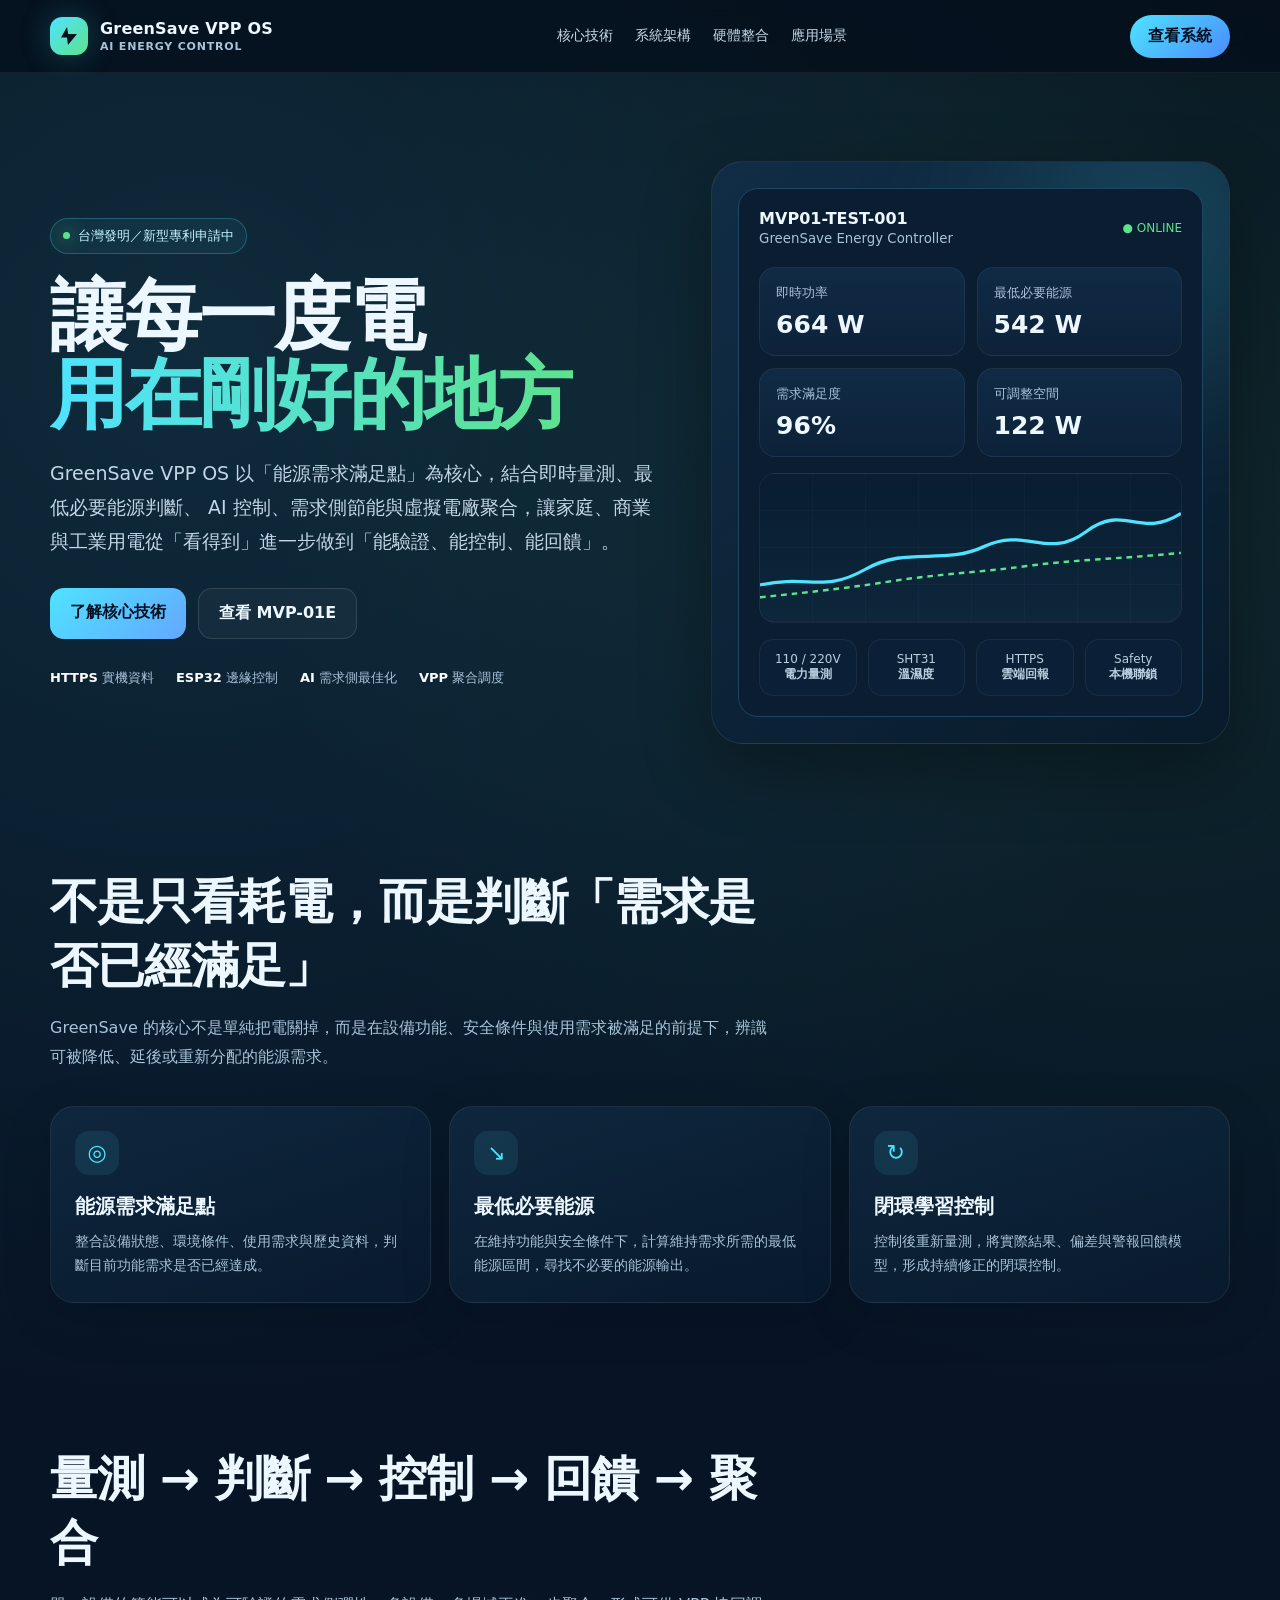
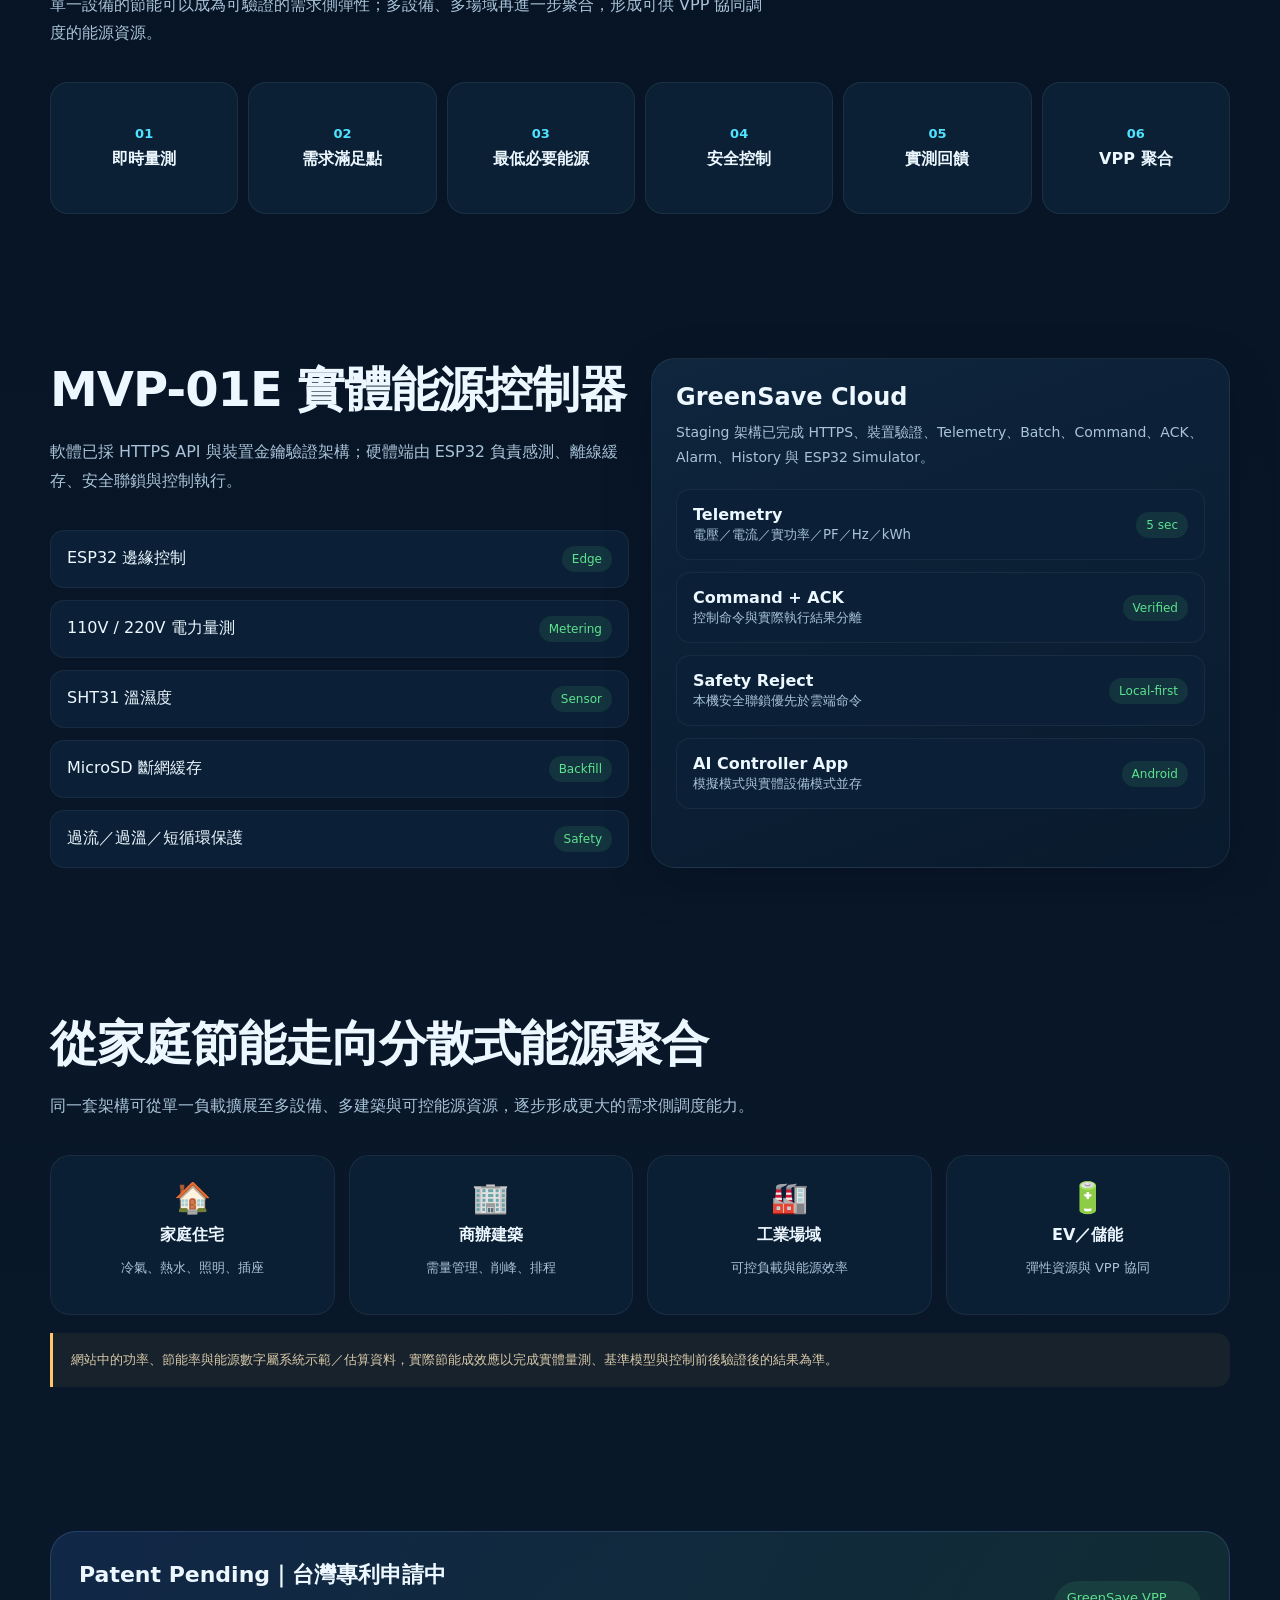
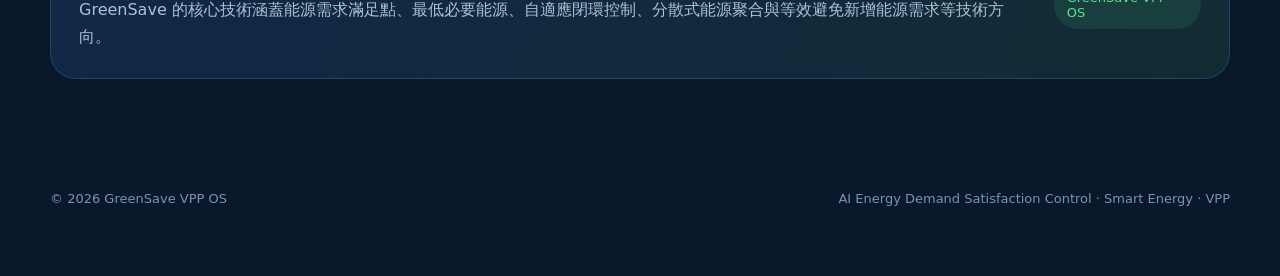
<file: greensave-energy/index.html>
<!doctype html>
<html lang="zh-Hant">
<head>
  <meta charset="utf-8" />
  <meta name="viewport" content="width=device-width,initial-scale=1" />
  <meta name="theme-color" content="#071426" />
  <title>GreenSave VPP OS｜AI 能源需求滿足點控制系統</title>
  <meta name="description" content="GreenSave VPP OS 以 AI 能源需求滿足點、最低必要能源、需求側節能與虛擬電廠聚合，建立可量測、可控制、可回饋的智慧能源管理系統。" />
  <style>
    :root{
      --bg:#071426;
      --bg2:#0a1b30;
      --card:#0f2740cc;
      --line:#1f4565;
      --text:#ecf7ff;
      --muted:#a9c3d8;
      --cyan:#4fe3ff;
      --blue:#4a8cff;
      --green:#5de28d;
      --amber:#ffc768;
      --shadow:0 24px 70px rgba(0,0,0,.32);
      --radius:24px;
    }
    *{box-sizing:border-box}
    html{scroll-behavior:smooth}
    body{
      margin:0;
      color:var(--text);
      font-family:Inter,"Noto Sans TC","PingFang TC","Microsoft JhengHei",system-ui,sans-serif;
      background:
        radial-gradient(circle at 15% 10%,rgba(79,227,255,.12),transparent 32%),
        radial-gradient(circle at 90% 15%,rgba(93,226,141,.10),transparent 28%),
        linear-gradient(180deg,#06111f 0%,#071426 42%,#09182a 100%);
      overflow-x:hidden;
    }
    a{color:inherit;text-decoration:none}
    .wrap{width:min(1180px,calc(100% - 36px));margin:auto}
    .nav{
      position:sticky;top:0;z-index:50;
      backdrop-filter:blur(18px);
      background:rgba(5,15,27,.78);
      border-bottom:1px solid rgba(255,255,255,.06)
    }
    .navin{height:72px;display:flex;align-items:center;justify-content:space-between;gap:18px}
    .brand{display:flex;align-items:center;gap:12px;font-weight:800;letter-spacing:.2px}
    .logo{width:38px;height:38px;border-radius:12px;background:linear-gradient(135deg,var(--cyan),var(--green));display:grid;place-items:center;box-shadow:0 0 32px rgba(79,227,255,.24)}
    .logo svg{width:24px;height:24px}
    .brand small{display:block;color:var(--muted);font-size:11px;font-weight:600;letter-spacing:.8px;margin-top:2px}
    .links{display:flex;gap:22px;color:#c6d9e8;font-size:14px}
    .links a:hover{color:white}
    .cta{padding:11px 18px;border-radius:999px;background:linear-gradient(135deg,var(--cyan),var(--blue));color:#04111f;font-weight:800}
    .hero{padding:88px 0 54px}
    .heroGrid{display:grid;grid-template-columns:1.08fr .92fr;gap:52px;align-items:center}
    .eyebrow{display:inline-flex;align-items:center;gap:8px;padding:8px 12px;border:1px solid rgba(79,227,255,.25);border-radius:999px;background:rgba(79,227,255,.06);font-size:13px;color:#c7f6ff}
    .dot{width:7px;height:7px;border-radius:50%;background:var(--green);box-shadow:0 0 18px var(--green)}
    h1{font-size:clamp(42px,6vw,78px);line-height:1.03;margin:22px 0 22px;letter-spacing:-2.3px}
    h1 span{background:linear-gradient(90deg,var(--cyan),var(--green));-webkit-background-clip:text;background-clip:text;color:transparent}
    .lead{font-size:19px;line-height:1.8;color:#c3d6e6;max-width:650px}
    .actions{display:flex;gap:12px;flex-wrap:wrap;margin-top:30px}
    .btn{padding:14px 20px;border-radius:14px;font-weight:800;border:1px solid rgba(255,255,255,.12)}
    .btn.primary{background:linear-gradient(135deg,var(--cyan),#64a7ff);color:#03111f;border:0}
    .btn.secondary{background:rgba(255,255,255,.035)}
    .mini{display:flex;gap:22px;flex-wrap:wrap;margin-top:30px;color:#a8c3d8;font-size:13px}
    .mini b{color:white}
    .device{
      min-height:510px;border:1px solid rgba(255,255,255,.08);border-radius:32px;
      background:linear-gradient(145deg,rgba(17,46,72,.9),rgba(8,25,43,.78));
      box-shadow:var(--shadow);padding:26px;position:relative;overflow:hidden
    }
    .glow{position:absolute;width:300px;height:300px;border-radius:50%;filter:blur(80px);background:rgba(79,227,255,.16);right:-80px;top:-80px}
    .panel{position:relative;z-index:2;background:#0a1d31;border:1px solid #1d4665;border-radius:20px;padding:20px}
    .panelTop{display:flex;justify-content:space-between;align-items:center;margin-bottom:20px}
    .online{color:var(--green);font-size:12px}
    .kpis{display:grid;grid-template-columns:repeat(2,1fr);gap:12px}
    .kpi{background:linear-gradient(180deg,#102a45,#0d2239);padding:16px;border-radius:16px;border:1px solid rgba(255,255,255,.06)}
    .kpi small{color:var(--muted);display:block;margin-bottom:8px}
    .kpi strong{font-size:25px}
    .chart{height:150px;margin-top:16px;border-radius:16px;background:
      linear-gradient(to top,rgba(79,227,255,.05),transparent),
      repeating-linear-gradient(to right,transparent 0 52px,rgba(255,255,255,.045) 53px),
      repeating-linear-gradient(to bottom,transparent 0 36px,rgba(255,255,255,.045) 37px);
      position:relative;overflow:hidden;border:1px solid rgba(255,255,255,.05)
    }
    .chart svg{position:absolute;inset:0;width:100%;height:100%}
    .hw{display:flex;gap:11px;margin-top:16px}
    .hw div{flex:1;padding:12px;border-radius:14px;background:#0b2036;border:1px solid rgba(255,255,255,.06);text-align:center;color:#b9cede;font-size:12px}
    section{padding:72px 0}
    .sectionHead{max-width:720px;margin-bottom:34px}
    .sectionHead p{color:var(--muted);line-height:1.8}
    h2{font-size:clamp(30px,4vw,48px);margin:0 0 14px;letter-spacing:-1px}
    .grid3{display:grid;grid-template-columns:repeat(3,1fr);gap:18px}
    .card{background:linear-gradient(160deg,rgba(17,42,67,.8),rgba(9,28,47,.72));border:1px solid rgba(255,255,255,.07);border-radius:var(--radius);padding:24px;box-shadow:0 14px 50px rgba(0,0,0,.15)}
    .icon{width:44px;height:44px;border-radius:14px;display:grid;place-items:center;background:rgba(79,227,255,.09);color:var(--cyan);font-size:22px;margin-bottom:18px}
    .card h3{margin:0 0 9px;font-size:20px}
    .card p{margin:0;color:var(--muted);line-height:1.75;font-size:14px}
    .flow{display:grid;grid-template-columns:repeat(6,1fr);gap:10px}
    .step{padding:18px 12px;border-radius:18px;border:1px solid rgba(255,255,255,.07);background:#0b2035;text-align:center;min-height:132px;display:flex;flex-direction:column;justify-content:center}
    .step b{color:var(--cyan);font-size:13px;margin-bottom:8px}
    .step span{font-weight:800}
    .split{display:grid;grid-template-columns:1fr 1fr;gap:22px}
    .systemList{display:grid;gap:12px}
    .row{display:flex;justify-content:space-between;align-items:center;padding:15px 16px;border-radius:14px;background:#0b2036;border:1px solid rgba(255,255,255,.055)}
    .row small{color:var(--muted)}
    .pill{padding:6px 10px;border-radius:999px;background:rgba(93,226,141,.10);color:var(--green);font-size:12px}
    .cases{display:grid;grid-template-columns:repeat(4,1fr);gap:14px}
    .case{padding:24px 18px;border-radius:20px;border:1px solid rgba(255,255,255,.06);background:#0b1f34;text-align:center}
    .case .emoji{font-size:30px;margin-bottom:10px}
    .note{margin-top:18px;padding:16px 18px;border-left:3px solid var(--amber);background:rgba(255,199,104,.06);color:#d9caa9;border-radius:0 14px 14px 0;font-size:13px;line-height:1.7}
    .patent{display:flex;align-items:center;justify-content:space-between;gap:28px;padding:28px;border-radius:26px;background:linear-gradient(120deg,rgba(74,140,255,.14),rgba(93,226,141,.10));border:1px solid rgba(113,180,255,.18)}
    .patent p{margin:6px 0 0;color:var(--muted);line-height:1.7}
    footer{padding:40px 0 70px;color:#7896ad;font-size:13px}
    .footerIn{display:flex;justify-content:space-between;gap:20px;flex-wrap:wrap}
    @media (max-width:900px){
      .links{display:none}
      .heroGrid,.split{grid-template-columns:1fr}
      .hero{padding-top:56px}
      .device{min-height:auto}
      .grid3{grid-template-columns:1fr}
      .flow{grid-template-columns:repeat(2,1fr)}
      .cases{grid-template-columns:repeat(2,1fr)}
      h1{letter-spacing:-1.4px}
    }
    @media (max-width:520px){
      .wrap{width:min(100% - 24px,1180px)}
      .navin{height:64px}
      .cta{display:none}
      .hero{padding-top:38px}
      .lead{font-size:16px}
      .actions .btn{width:100%;text-align:center}
      .kpis{grid-template-columns:1fr 1fr}
      .flow{grid-template-columns:1fr 1fr}
      .cases{grid-template-columns:1fr 1fr}
      .patent{flex-direction:column;align-items:flex-start}
    }
  </style>
</head>
<body>
  <nav class="nav">
    <div class="wrap navin">
      <a class="brand" href="#top">
        <span class="logo">
          <svg viewBox="0 0 24 24" fill="none"><path d="M4 13.5 10 3l1.2 7H20L11 21l-1.1-7.5H4Z" fill="#06111f"/></svg>
        </span>
        <span>GreenSave VPP OS<small>AI ENERGY CONTROL</small></span>
      </a>
      <div class="links">
        <a href="#core">核心技術</a>
        <a href="#architecture">系統架構</a>
        <a href="#hardware">硬體整合</a>
        <a href="#cases">應用場景</a>
      </div>
      <a class="cta" href="#architecture">查看系統</a>
    </div>
  </nav>

  <main id="top">
    <div class="hero">
      <div class="wrap heroGrid">
        <div>
          <div class="eyebrow"><span class="dot"></span> 台灣發明／新型專利申請中</div>
          <h1>讓每一度電<br><span>用在剛好的地方</span></h1>
          <p class="lead">
            GreenSave VPP OS 以「能源需求滿足點」為核心，結合即時量測、最低必要能源判斷、
            AI 控制、需求側節能與虛擬電廠聚合，讓家庭、商業與工業用電從「看得到」進一步做到「能驗證、能控制、能回饋」。
          </p>
          <div class="actions">
            <a class="btn primary" href="#core">了解核心技術</a>
            <a class="btn secondary" href="#hardware">查看 MVP-01E</a>
          </div>
          <div class="mini">
            <span><b>HTTPS</b> 實機資料</span>
            <span><b>ESP32</b> 邊緣控制</span>
            <span><b>AI</b> 需求側最佳化</span>
            <span><b>VPP</b> 聚合調度</span>
          </div>
        </div>

        <div class="device" aria-label="GreenSave 能源管理示意儀表板">
          <div class="glow"></div>
          <div class="panel">
            <div class="panelTop">
              <div><b>MVP01-TEST-001</b><br><small style="color:var(--muted)">GreenSave Energy Controller</small></div>
              <div class="online">● ONLINE</div>
            </div>
            <div class="kpis">
              <div class="kpi"><small>即時功率</small><strong>664 W</strong></div>
              <div class="kpi"><small>最低必要能源</small><strong>542 W</strong></div>
              <div class="kpi"><small>需求滿足度</small><strong>96%</strong></div>
              <div class="kpi"><small>可調整空間</small><strong>122 W</strong></div>
            </div>
            <div class="chart">
              <svg viewBox="0 0 600 180" preserveAspectRatio="none">
                <path d="M0 135 C70 122,90 145,150 116 S260 112,320 88 S410 105,465 70 S540 80,600 48" fill="none" stroke="#4fe3ff" stroke-width="4"/>
                <path d="M0 150 C90 142,130 138,190 130 S310 120,380 112 S500 104,600 96" fill="none" stroke="#5de28d" stroke-width="3" stroke-dasharray="8 7"/>
              </svg>
            </div>
            <div class="hw">
              <div>110 / 220V<br><b>電力量測</b></div>
              <div>SHT31<br><b>溫濕度</b></div>
              <div>HTTPS<br><b>雲端回報</b></div>
              <div>Safety<br><b>本機聯鎖</b></div>
            </div>
          </div>
        </div>
      </div>
    </div>

    <section id="core">
      <div class="wrap">
        <div class="sectionHead">
          <h2>不是只看耗電，而是判斷「需求是否已經滿足」</h2>
          <p>GreenSave 的核心不是單純把電關掉，而是在設備功能、安全條件與使用需求被滿足的前提下，辨識可被降低、延後或重新分配的能源需求。</p>
        </div>
        <div class="grid3">
          <article class="card"><div class="icon">◎</div><h3>能源需求滿足點</h3><p>整合設備狀態、環境條件、使用需求與歷史資料，判斷目前功能需求是否已經達成。</p></article>
          <article class="card"><div class="icon">↘</div><h3>最低必要能源</h3><p>在維持功能與安全條件下，計算維持需求所需的最低能源區間，尋找不必要的能源輸出。</p></article>
          <article class="card"><div class="icon">↻</div><h3>閉環學習控制</h3><p>控制後重新量測，將實際結果、偏差與警報回饋模型，形成持續修正的閉環控制。</p></article>
        </div>
      </div>
    </section>

    <section id="architecture">
      <div class="wrap">
        <div class="sectionHead">
          <h2>量測 → 判斷 → 控制 → 回饋 → 聚合</h2>
          <p>單一設備的節能可以成為可驗證的需求側彈性；多設備、多場域再進一步聚合，形成可供 VPP 協同調度的能源資源。</p>
        </div>
        <div class="flow">
          <div class="step"><b>01</b><span>即時量測</span></div>
          <div class="step"><b>02</b><span>需求滿足點</span></div>
          <div class="step"><b>03</b><span>最低必要能源</span></div>
          <div class="step"><b>04</b><span>安全控制</span></div>
          <div class="step"><b>05</b><span>實測回饋</span></div>
          <div class="step"><b>06</b><span>VPP 聚合</span></div>
        </div>
      </div>
    </section>

    <section id="hardware">
      <div class="wrap split">
        <div>
          <div class="sectionHead">
            <h2>MVP-01E 實體能源控制器</h2>
            <p>軟體已採 HTTPS API 與裝置金鑰驗證架構；硬體端由 ESP32 負責感測、離線緩存、安全聯鎖與控制執行。</p>
          </div>
          <div class="systemList">
            <div class="row"><span>ESP32 邊緣控制</span><span class="pill">Edge</span></div>
            <div class="row"><span>110V / 220V 電力量測</span><span class="pill">Metering</span></div>
            <div class="row"><span>SHT31 溫濕度</span><span class="pill">Sensor</span></div>
            <div class="row"><span>MicroSD 斷網緩存</span><span class="pill">Backfill</span></div>
            <div class="row"><span>過流／過溫／短循環保護</span><span class="pill">Safety</span></div>
          </div>
        </div>
        <div class="card">
          <h3 style="font-size:24px;margin-top:0">GreenSave Cloud</h3>
          <p style="margin-bottom:20px">Staging 架構已完成 HTTPS、裝置驗證、Telemetry、Batch、Command、ACK、Alarm、History 與 ESP32 Simulator。</p>
          <div class="systemList">
            <div class="row"><div><b>Telemetry</b><br><small>電壓／電流／實功率／PF／Hz／kWh</small></div><span class="pill">5 sec</span></div>
            <div class="row"><div><b>Command + ACK</b><br><small>控制命令與實際執行結果分離</small></div><span class="pill">Verified</span></div>
            <div class="row"><div><b>Safety Reject</b><br><small>本機安全聯鎖優先於雲端命令</small></div><span class="pill">Local-first</span></div>
            <div class="row"><div><b>AI Controller App</b><br><small>模擬模式與實體設備模式並存</small></div><span class="pill">Android</span></div>
          </div>
        </div>
      </div>
    </section>

    <section id="cases">
      <div class="wrap">
        <div class="sectionHead">
          <h2>從家庭節能走向分散式能源聚合</h2>
          <p>同一套架構可從單一負載擴展至多設備、多建築與可控能源資源，逐步形成更大的需求側調度能力。</p>
        </div>
        <div class="cases">
          <div class="case"><div class="emoji">🏠</div><b>家庭住宅</b><p style="color:var(--muted);font-size:13px">冷氣、熱水、照明、插座</p></div>
          <div class="case"><div class="emoji">🏢</div><b>商辦建築</b><p style="color:var(--muted);font-size:13px">需量管理、削峰、排程</p></div>
          <div class="case"><div class="emoji">🏭</div><b>工業場域</b><p style="color:var(--muted);font-size:13px">可控負載與能源效率</p></div>
          <div class="case"><div class="emoji">🔋</div><b>EV／儲能</b><p style="color:var(--muted);font-size:13px">彈性資源與 VPP 協同</p></div>
        </div>
        <div class="note">網站中的功率、節能率與能源數字屬系統示範／估算資料，實際節能成效應以完成實體量測、基準模型與控制前後驗證後的結果為準。</div>
      </div>
    </section>

    <section>
      <div class="wrap">
        <div class="patent">
          <div>
            <b style="font-size:22px">Patent Pending｜台灣專利申請中</b>
            <p>GreenSave 的核心技術涵蓋能源需求滿足點、最低必要能源、自適應閉環控制、分散式能源聚合與等效避免新增能源需求等技術方向。</p>
          </div>
          <span class="pill" style="font-size:13px;padding:9px 13px">GreenSave VPP OS</span>
        </div>
      </div>
    </section>
  </main>

  <footer>
    <div class="wrap footerIn">
      <span>© 2026 GreenSave VPP OS</span>
      <span>AI Energy Demand Satisfaction Control · Smart Energy · VPP</span>
    </div>
  </footer>
</body>
</html>
</file>
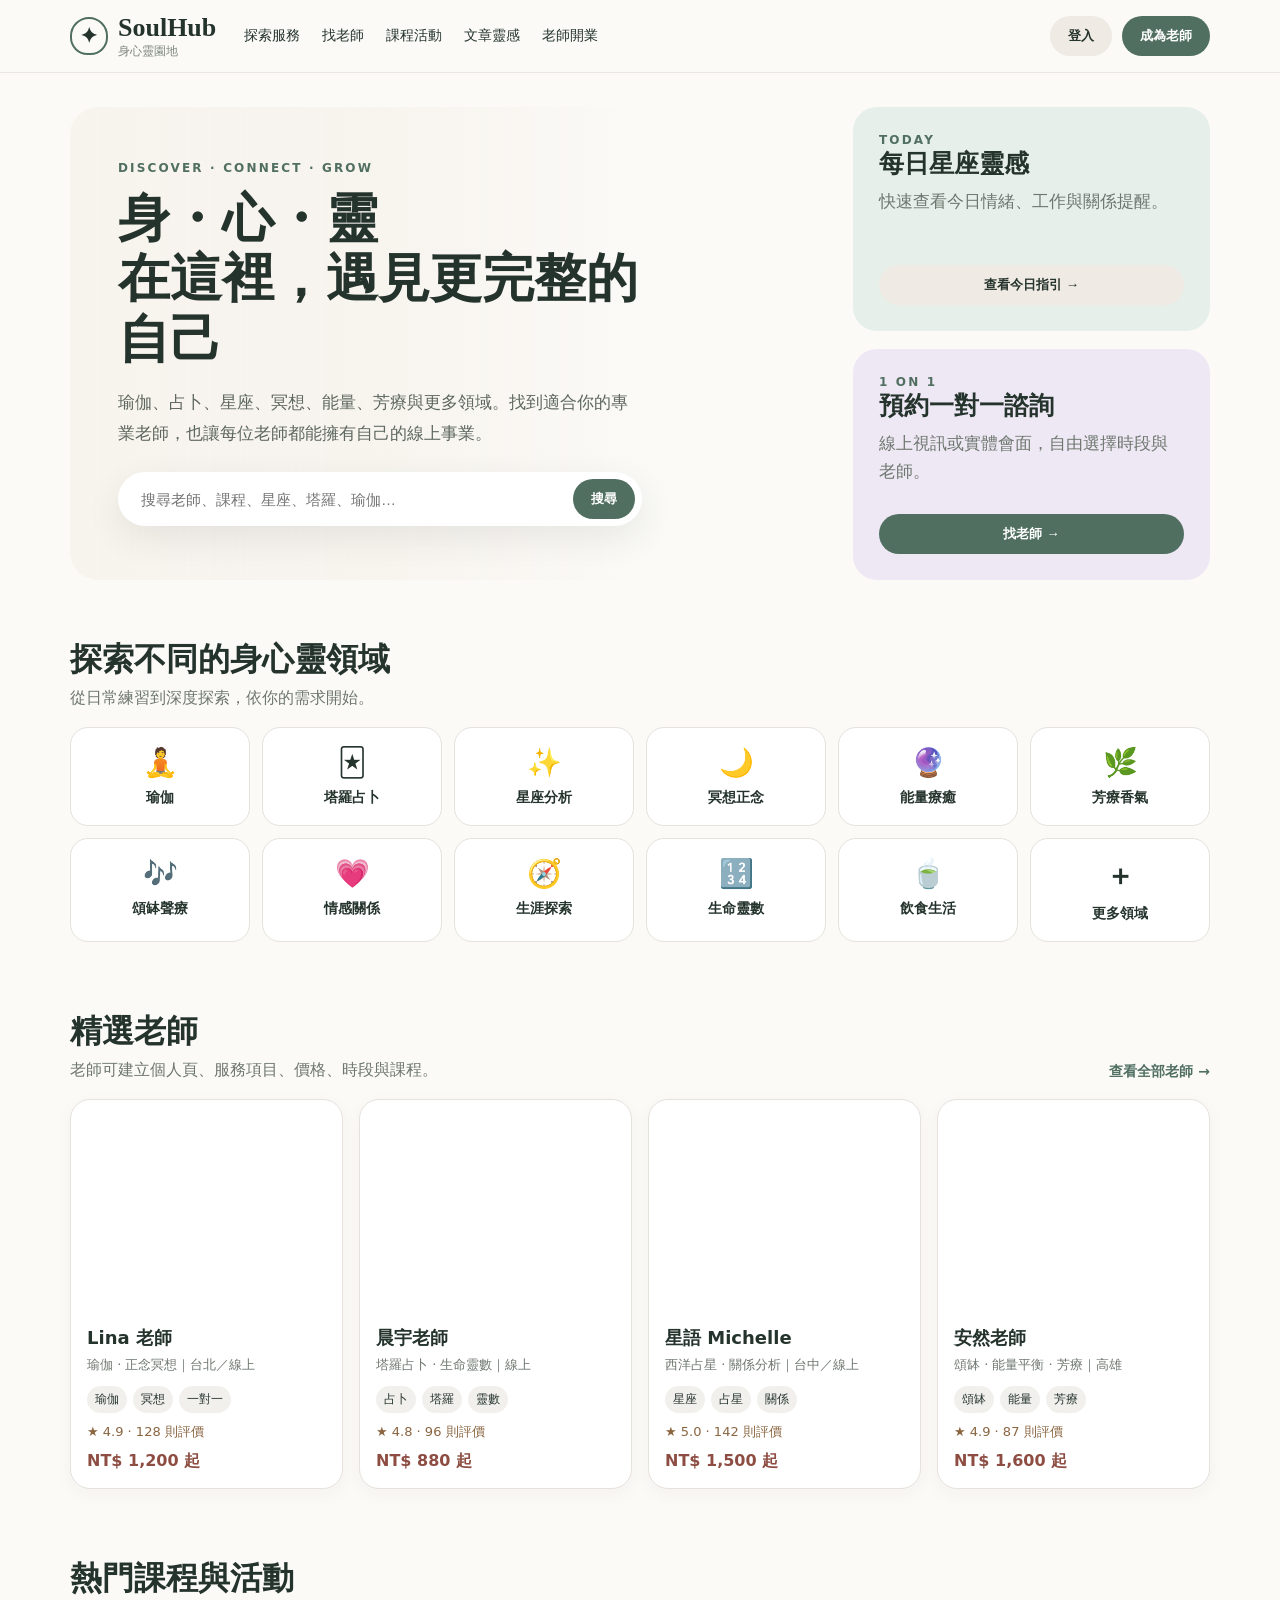
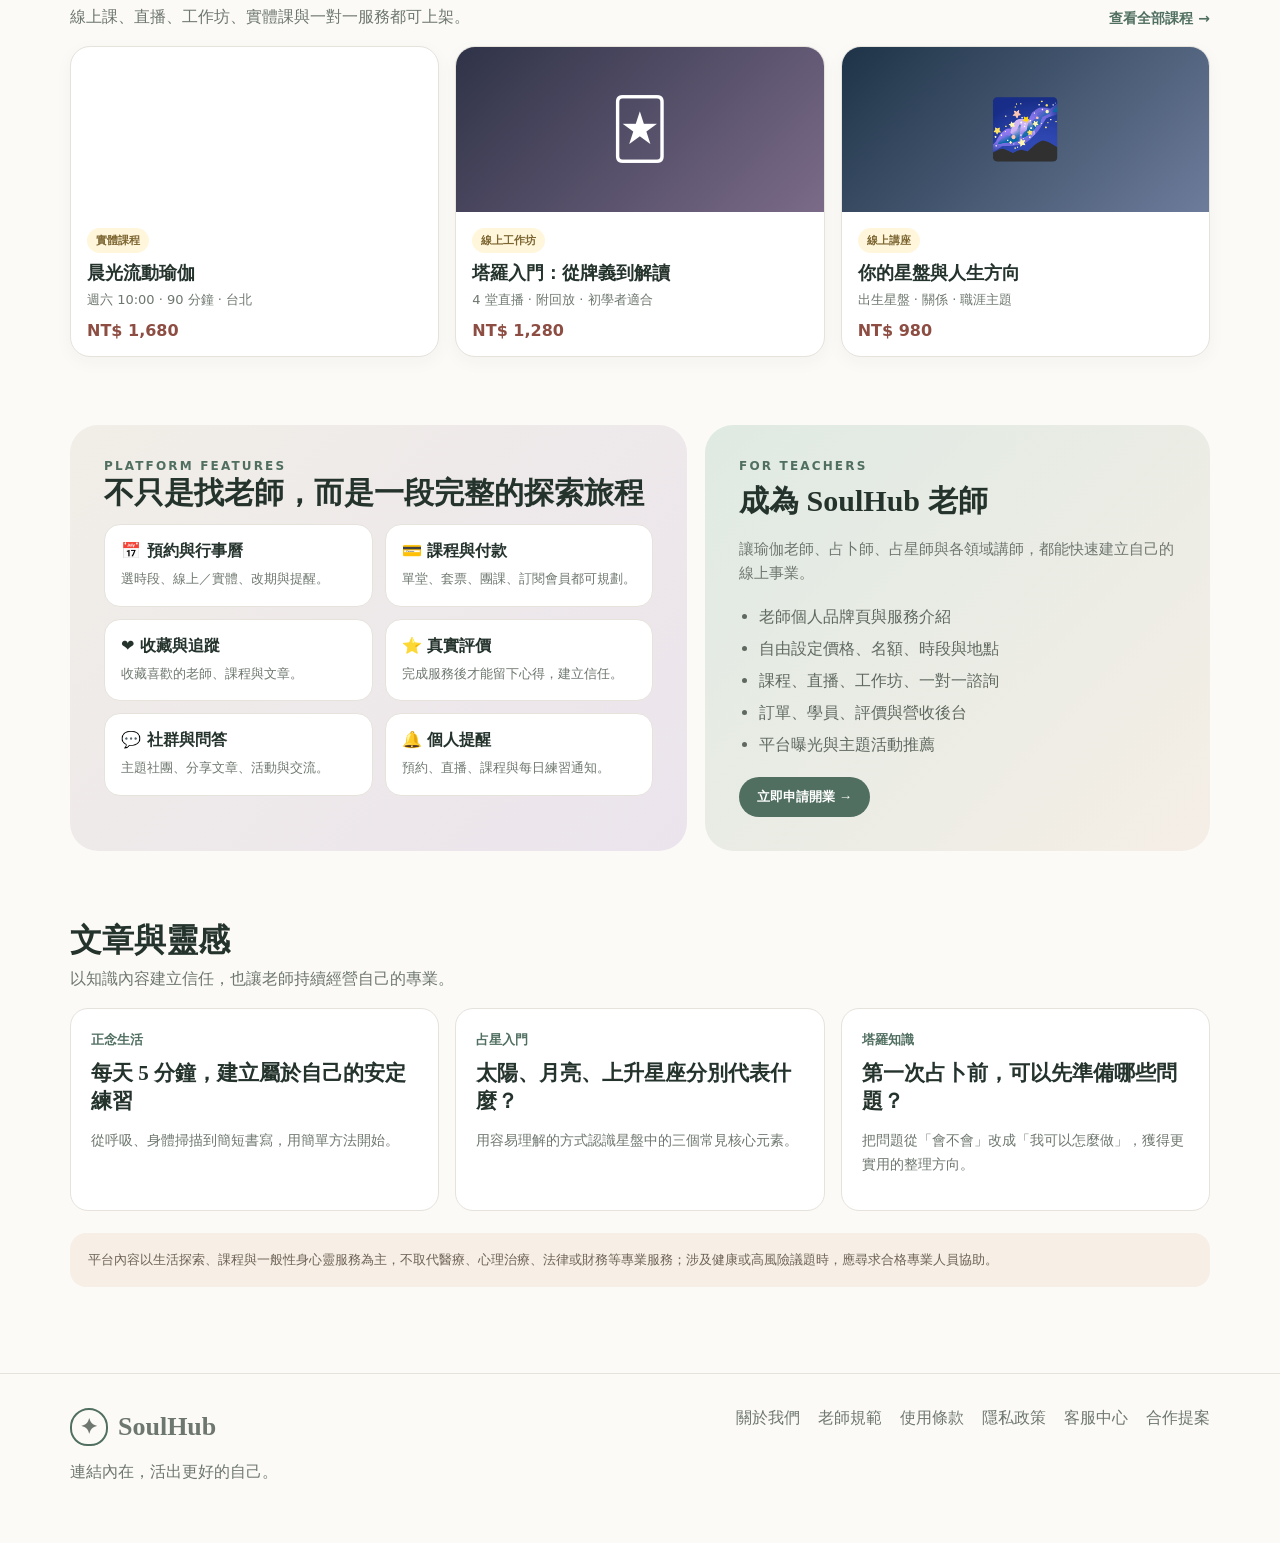
<file: soulhub-wellness/index.html>
<!doctype html>
<html lang="zh-Hant">
<head>
<meta charset="utf-8">
<meta name="viewport" content="width=device-width,initial-scale=1,viewport-fit=cover">
<title>SoulHub 身心靈園地｜找到適合你的老師與課程</title>
<meta name="description" content="SoulHub 身心靈園地：瑜伽、占卜、星座分析、冥想、能量療癒、芳療、頌缽與身心靈課程的老師開業與預約平台。">
<style>
:root{--ink:#25332d;--muted:#6e776f;--green:#506f61;--cream:#f7f3ed;--card:#fff;--lav:#eee8f4;--rose:#f5e8e6;--sage:#e6efe9;--line:#e6e2dc;--shadow:0 12px 35px rgba(45,60,51,.09)}
*{box-sizing:border-box}html{scroll-behavior:smooth}body{margin:0;font-family:"Noto Sans TC","PingFang TC","Microsoft JhengHei",system-ui,sans-serif;color:var(--ink);background:#fbfaf7}.wrap{max-width:1180px;margin:auto;padding:0 20px}
header{position:sticky;top:0;z-index:30;background:rgba(251,250,247,.9);backdrop-filter:blur(14px);border-bottom:1px solid rgba(230,226,220,.8)}
.nav{height:72px;display:flex;align-items:center;gap:28px}.brand{display:flex;align-items:center;gap:10px;font-family:serif;font-size:26px;font-weight:700;white-space:nowrap}.lotus{width:38px;height:38px;border:2px solid var(--green);border-radius:50% 50% 46% 46%;display:grid;place-items:center;font-size:21px}.navlinks{display:flex;gap:22px;align-items:center;flex:1}.nav a{color:var(--ink);text-decoration:none;font-size:14px}.nav-actions{display:flex;gap:10px}.btn{border:0;border-radius:999px;padding:11px 18px;font-weight:700;cursor:pointer}.btn.primary{background:var(--green);color:white}.btn.soft{background:#efeae3;color:var(--ink)}.menu{display:none;font-size:24px;background:none;border:0}
.hero{padding:34px 0 24px}.hero-grid{display:grid;grid-template-columns:1.5fr .7fr;gap:18px}.hero-main{min-height:420px;border-radius:28px;overflow:hidden;position:relative;background:linear-gradient(90deg,rgba(247,243,237,.95) 0%,rgba(247,243,237,.78) 42%,rgba(247,243,237,.12) 72%),url('https://images.unsplash.com/photo-1506126613408-eca07ce68773?auto=format&fit=crop&w=1800&q=85') center/cover}.hero-copy{max-width:620px;padding:54px 48px}.eyebrow{letter-spacing:.18em;font-size:12px;color:var(--green);font-weight:800}.hero h1{font-family:serif;font-size:52px;line-height:1.16;margin:14px 0 12px}.hero p{color:#5d675f;line-height:1.8;font-size:17px}.search{display:flex;background:white;padding:7px;border-radius:999px;box-shadow:var(--shadow);margin-top:24px}.search input{border:0;outline:none;flex:1;padding:0 16px;font-size:15px;background:transparent}.side-stack{display:grid;gap:18px}.side-card{border-radius:24px;padding:26px;background:var(--sage);min-height:195px;display:flex;flex-direction:column;justify-content:space-between}.side-card:nth-child(2){background:var(--lav)}.side-card h3{font-family:serif;font-size:25px;margin:0 0 8px}.side-card p{margin:0;color:var(--muted);line-height:1.6}
.section{padding:34px 0}.section-head{display:flex;align-items:end;justify-content:space-between;margin-bottom:18px}.section h2{font-family:serif;font-size:32px;margin:0}.section-head p{margin:6px 0 0;color:var(--muted)}.link{color:var(--green);font-weight:800;font-size:14px}
.cats{display:grid;grid-template-columns:repeat(6,1fr);gap:12px}.cat{background:white;border:1px solid var(--line);border-radius:18px;padding:18px 12px;text-align:center;cursor:pointer;transition:.2s}.cat:hover{transform:translateY(-3px);box-shadow:var(--shadow)}.cat .icon{font-size:28px;display:block;margin-bottom:8px}.cat span{font-size:14px;font-weight:700}
.cards{display:grid;grid-template-columns:repeat(4,1fr);gap:16px}.card{background:white;border:1px solid var(--line);border-radius:20px;overflow:hidden;box-shadow:0 5px 18px rgba(50,60,52,.04)}.teacher-img{height:210px;background-size:cover;background-position:center}.card-body{padding:16px}.card h3{margin:0 0 5px;font-size:18px}.meta{color:var(--muted);font-size:13px;line-height:1.6}.tags{display:flex;gap:6px;flex-wrap:wrap;margin:10px 0}.tag{font-size:12px;background:#f2f0ec;padding:5px 8px;border-radius:999px}.rating{font-size:13px;color:#8a6540}.price{font-weight:800;color:#8d4d42;margin-top:10px}
.course-grid{display:grid;grid-template-columns:repeat(3,1fr);gap:16px}.course .pic{height:165px;background-size:cover;background-position:center}.badge{display:inline-block;background:#fff6db;color:#7d6632;border-radius:999px;padding:5px 9px;font-size:11px;font-weight:800;margin-bottom:8px}
.split{display:grid;grid-template-columns:1.1fr .9fr;gap:18px}.feature{background:linear-gradient(135deg,#f1eee7,#ebe4ed);border-radius:28px;padding:34px}.feature h3{font-family:serif;font-size:30px;margin:0 0 10px}.benefits{display:grid;grid-template-columns:repeat(2,1fr);gap:12px}.benefit{background:white;border-radius:16px;padding:16px;border:1px solid var(--line)}.benefit b{display:block;margin-bottom:6px}.benefit span{color:var(--muted);font-size:13px;line-height:1.6}
.teacher-cta{background:linear-gradient(135deg,#dfeae3,#f5eee6);border-radius:28px;padding:34px}.teacher-cta ul{padding-left:20px;color:#5f695f;line-height:2}
.article-grid{display:grid;grid-template-columns:repeat(3,1fr);gap:16px}.article{padding:20px;background:white;border:1px solid var(--line);border-radius:18px}.article small{color:var(--green);font-weight:700}.article h3{font-family:serif;margin:10px 0;font-size:21px}.article p{color:var(--muted);font-size:14px;line-height:1.7}
.notice{margin:22px 0;background:#f7efe5;border-radius:16px;padding:16px 18px;color:#6e6255;font-size:13px;line-height:1.7}
footer{margin-top:30px;border-top:1px solid var(--line);padding:34px 0 44px;color:var(--muted)}.footer-grid{display:flex;justify-content:space-between;gap:30px}.foot-links{display:flex;gap:18px;flex-wrap:wrap}
.modal{position:fixed;inset:0;background:rgba(20,30,25,.45);display:none;align-items:center;justify-content:center;padding:20px;z-index:50}.modal.open{display:flex}.modal-box{background:white;border-radius:24px;padding:28px;max-width:520px;width:100%;box-shadow:var(--shadow)}.modal-box input,.modal-box select,.modal-box textarea{width:100%;padding:12px;border:1px solid var(--line);border-radius:12px;margin:7px 0;font:inherit}.modal-box .row{display:flex;gap:10px}.modal-box .row>*{flex:1}.close{float:right;border:0;background:none;font-size:24px;cursor:pointer}
@media(max-width:900px){.navlinks{display:none}.nav-actions{margin-left:auto}.menu{display:block}.hero-grid,.split{grid-template-columns:1fr}.side-stack{grid-template-columns:1fr 1fr}.cats{grid-template-columns:repeat(3,1fr)}.cards{grid-template-columns:repeat(2,1fr)}.course-grid,.article-grid{grid-template-columns:1fr 1fr}.hero-main{min-height:440px}.hero-copy{padding:44px 30px}.hero h1{font-size:42px}}
@media(max-width:600px){.wrap{padding:0 14px}.nav{height:64px;gap:10px}.brand{font-size:20px}.lotus{width:34px;height:34px}.nav-actions .soft{display:none}.btn{padding:10px 13px}.hero{padding-top:16px}.hero-main{min-height:520px;background:linear-gradient(180deg,rgba(247,243,237,.97) 0%,rgba(247,243,237,.84) 48%,rgba(247,243,237,.08) 76%),url('https://images.unsplash.com/photo-1506126613408-eca07ce68773?auto=format&fit=crop&w=1000&q=82') 58% center/cover}.hero-copy{padding:34px 22px}.hero h1{font-size:38px}.hero p{font-size:15px}.search{border-radius:18px;align-items:center}.search .btn{border-radius:14px}.side-stack,.course-grid,.article-grid{grid-template-columns:1fr}.side-card{min-height:150px}.cats{grid-template-columns:repeat(3,1fr)}.cat{padding:14px 8px}.cards{display:flex;overflow-x:auto;scroll-snap-type:x mandatory;padding-bottom:8px}.cards .card{min-width:78%;scroll-snap-align:start}.section{padding:26px 0}.section h2{font-size:27px}.section-head{align-items:flex-start}.benefits{grid-template-columns:1fr}.footer-grid{display:block}.foot-links{margin-top:18px}}
</style>
</head>
<body>
<header><div class="wrap nav">
  <div class="brand"><span class="lotus">✦</span><span>SoulHub <small style="font:12px sans-serif;color:#7d877f;display:block">身心靈園地</small></span></div>
  <nav class="navlinks"><a href="#explore">探索服務</a><a href="#teachers">找老師</a><a href="#courses">課程活動</a><a href="#articles">文章靈感</a><a href="#join">老師開業</a></nav>
  <div class="nav-actions"><button class="btn soft" onclick="toast('會員登入功能將串接正式帳號系統')">登入</button><button class="btn primary" onclick="openJoin()">成為老師</button></div>
  <button class="menu" onclick="document.querySelector('.navlinks').style.display=document.querySelector('.navlinks').style.display==='flex'?'none':'flex'">☰</button>
</div></header>

<main>
<section class="hero"><div class="wrap hero-grid">
  <div class="hero-main"><div class="hero-copy">
    <div class="eyebrow">DISCOVER · CONNECT · GROW</div>
    <h1>身・心・靈<br>在這裡，遇見更完整的自己</h1>
    <p>瑜伽、占卜、星座、冥想、能量、芳療與更多領域。找到適合你的專業老師，也讓每位老師都能擁有自己的線上事業。</p>
    <div class="search"><input id="q" placeholder="搜尋老師、課程、星座、塔羅、瑜伽…"><button class="btn primary" onclick="searchAll()">搜尋</button></div>
  </div></div>
  <div class="side-stack">
    <div class="side-card"><div><div class="eyebrow">TODAY</div><h3>每日星座靈感</h3><p>快速查看今日情緒、工作與關係提醒。</p></div><button class="btn soft" onclick="toast('星座分析專區可進一步串接會員出生資料')">查看今日指引 →</button></div>
    <div class="side-card"><div><div class="eyebrow">1 ON 1</div><h3>預約一對一諮詢</h3><p>線上視訊或實體會面，自由選擇時段與老師。</p></div><button class="btn primary" onclick="document.querySelector('#teachers').scrollIntoView()">找老師 →</button></div>
  </div>
</div></section>

<section id="explore" class="section"><div class="wrap">
  <div class="section-head"><div><h2>探索不同的身心靈領域</h2><p>從日常練習到深度探索，依你的需求開始。</p></div></div>
  <div class="cats">
    <div class="cat" onclick="filterTag('瑜伽')"><span class="icon">🧘</span><span>瑜伽</span></div>
    <div class="cat" onclick="filterTag('占卜')"><span class="icon">🃏</span><span>塔羅占卜</span></div>
    <div class="cat" onclick="filterTag('星座')"><span class="icon">✨</span><span>星座分析</span></div>
    <div class="cat" onclick="filterTag('冥想')"><span class="icon">🌙</span><span>冥想正念</span></div>
    <div class="cat" onclick="filterTag('能量')"><span class="icon">🔮</span><span>能量療癒</span></div>
    <div class="cat" onclick="filterTag('芳療')"><span class="icon">🌿</span><span>芳療香氣</span></div>
    <div class="cat" onclick="filterTag('頌缽')"><span class="icon">🎶</span><span>頌缽聲療</span></div>
    <div class="cat" onclick="filterTag('關係')"><span class="icon">💗</span><span>情感關係</span></div>
    <div class="cat" onclick="filterTag('人生')"><span class="icon">🧭</span><span>生涯探索</span></div>
    <div class="cat" onclick="filterTag('靈數')"><span class="icon">🔢</span><span>生命靈數</span></div>
    <div class="cat" onclick="filterTag('飲食')"><span class="icon">🍵</span><span>飲食生活</span></div>
    <div class="cat" onclick="toast('更多分類：花精、寵物溝通、書寫、藝術療癒、呼吸練習…')"><span class="icon">＋</span><span>更多領域</span></div>
  </div>
</div></section>

<section id="teachers" class="section"><div class="wrap">
  <div class="section-head"><div><h2>精選老師</h2><p>老師可建立個人頁、服務項目、價格、時段與課程。</p></div><span class="link">查看全部老師 →</span></div>
  <div class="cards" id="teacherCards">
    <article class="card" data-tags="瑜伽 冥想"><div class="teacher-img" style="background-image:url('https://images.unsplash.com/photo-1494790108377-be9c29b29330?auto=format&fit=crop&w=700&q=80')"></div><div class="card-body"><h3>Lina 老師</h3><div class="meta">瑜伽 · 正念冥想｜台北／線上</div><div class="tags"><span class="tag">瑜伽</span><span class="tag">冥想</span><span class="tag">一對一</span></div><div class="rating">★ 4.9 · 128 則評價</div><div class="price">NT$ 1,200 起</div></div></article>
    <article class="card" data-tags="占卜 塔羅 靈數"><div class="teacher-img" style="background-image:url('https://images.unsplash.com/photo-1500648767791-00dcc994a43e?auto=format&fit=crop&w=700&q=80')"></div><div class="card-body"><h3>晨宇老師</h3><div class="meta">塔羅占卜 · 生命靈數｜線上</div><div class="tags"><span class="tag">占卜</span><span class="tag">塔羅</span><span class="tag">靈數</span></div><div class="rating">★ 4.8 · 96 則評價</div><div class="price">NT$ 880 起</div></div></article>
    <article class="card" data-tags="星座 占星 關係"><div class="teacher-img" style="background-image:url('https://images.unsplash.com/photo-1534528741775-53994a69daeb?auto=format&fit=crop&w=700&q=80')"></div><div class="card-body"><h3>星語 Michelle</h3><div class="meta">西洋占星 · 關係分析｜台中／線上</div><div class="tags"><span class="tag">星座</span><span class="tag">占星</span><span class="tag">關係</span></div><div class="rating">★ 5.0 · 142 則評價</div><div class="price">NT$ 1,500 起</div></div></article>
    <article class="card" data-tags="能量 頌缽 芳療"><div class="teacher-img" style="background-image:url('https://images.unsplash.com/photo-1524504388940-b1c1722653e1?auto=format&fit=crop&w=700&q=80')"></div><div class="card-body"><h3>安然老師</h3><div class="meta">頌缽 · 能量平衡 · 芳療｜高雄</div><div class="tags"><span class="tag">頌缽</span><span class="tag">能量</span><span class="tag">芳療</span></div><div class="rating">★ 4.9 · 87 則評價</div><div class="price">NT$ 1,600 起</div></div></article>
  </div>
</div></section>

<section id="courses" class="section"><div class="wrap">
  <div class="section-head"><div><h2>熱門課程與活動</h2><p>線上課、直播、工作坊、實體課與一對一服務都可上架。</p></div><span class="link">查看全部課程 →</span></div>
  <div class="course-grid">
    <article class="card course"><div class="pic" style="background-image:url('https://images.unsplash.com/photo-1544367567-0f2fcb009e0b?auto=format&fit=crop&w=900&q=80')"></div><div class="card-body"><span class="badge">實體課程</span><h3>晨光流動瑜伽</h3><div class="meta">週六 10:00 · 90 分鐘 · 台北</div><div class="price">NT$ 1,680</div></div></article>
    <article class="card course"><div class="pic" style="background:linear-gradient(135deg,#2f3348,#7b6b89);display:grid;place-items:center;color:white;font-size:58px">🃏</div><div class="card-body"><span class="badge">線上工作坊</span><h3>塔羅入門：從牌義到解讀</h3><div class="meta">4 堂直播 · 附回放 · 初學者適合</div><div class="price">NT$ 1,280</div></div></article>
    <article class="card course"><div class="pic" style="background:linear-gradient(135deg,#1e3347,#6d7c9b);display:grid;place-items:center;color:white;font-size:58px">🌌</div><div class="card-body"><span class="badge">線上講座</span><h3>你的星盤與人生方向</h3><div class="meta">出生星盤 · 關係 · 職涯主題</div><div class="price">NT$ 980</div></div></article>
  </div>
</div></section>

<section class="section"><div class="wrap split">
  <div class="feature"><div class="eyebrow">PLATFORM FEATURES</div><h3>不只是找老師，而是一段完整的探索旅程</h3><div class="benefits">
    <div class="benefit"><b>📅 預約與行事曆</b><span>選時段、線上／實體、改期與提醒。</span></div>
    <div class="benefit"><b>💳 課程與付款</b><span>單堂、套票、團課、訂閱會員都可規劃。</span></div>
    <div class="benefit"><b>❤️ 收藏與追蹤</b><span>收藏喜歡的老師、課程與文章。</span></div>
    <div class="benefit"><b>⭐ 真實評價</b><span>完成服務後才能留下心得，建立信任。</span></div>
    <div class="benefit"><b>💬 社群與問答</b><span>主題社團、分享文章、活動與交流。</span></div>
    <div class="benefit"><b>🔔 個人提醒</b><span>預約、直播、課程與每日練習通知。</span></div>
  </div></div>
  <div id="join" class="teacher-cta"><div class="eyebrow">FOR TEACHERS</div><h3 style="font-family:serif;font-size:30px;margin:8px 0">成為 SoulHub 老師</h3><p class="meta" style="font-size:15px">讓瑜伽老師、占卜師、占星師與各領域講師，都能快速建立自己的線上事業。</p><ul><li>老師個人品牌頁與服務介紹</li><li>自由設定價格、名額、時段與地點</li><li>課程、直播、工作坊、一對一諮詢</li><li>訂單、學員、評價與營收後台</li><li>平台曝光與主題活動推薦</li></ul><button class="btn primary" onclick="openJoin()">立即申請開業 →</button></div>
</div></section>

<section id="articles" class="section"><div class="wrap">
  <div class="section-head"><div><h2>文章與靈感</h2><p>以知識內容建立信任，也讓老師持續經營自己的專業。</p></div></div>
  <div class="article-grid">
    <article class="article"><small>正念生活</small><h3>每天 5 分鐘，建立屬於自己的安定練習</h3><p>從呼吸、身體掃描到簡短書寫，用簡單方法開始。</p></article>
    <article class="article"><small>占星入門</small><h3>太陽、月亮、上升星座分別代表什麼？</h3><p>用容易理解的方式認識星盤中的三個常見核心元素。</p></article>
    <article class="article"><small>塔羅知識</small><h3>第一次占卜前，可以先準備哪些問題？</h3><p>把問題從「會不會」改成「我可以怎麼做」，獲得更實用的整理方向。</p></article>
  </div>
  <div class="notice">平台內容以生活探索、課程與一般性身心靈服務為主，不取代醫療、心理治療、法律或財務等專業服務；涉及健康或高風險議題時，應尋求合格專業人員協助。</div>
</div></section>
</main>

<footer><div class="wrap footer-grid"><div><div class="brand"><span class="lotus">✦</span>SoulHub</div><p>連結內在，活出更好的自己。</p></div><div class="foot-links"><span>關於我們</span><span>老師規範</span><span>使用條款</span><span>隱私政策</span><span>客服中心</span><span>合作提案</span></div></div></footer>

<div id="joinModal" class="modal" onclick="if(event.target===this)closeJoin()"><div class="modal-box"><button class="close" onclick="closeJoin()">×</button><h2 style="font-family:serif;margin-top:0">申請成為老師</h2><p class="meta">這是展示版表單；正式版可串接會員、審核、付款與老師後台。</p><div class="row"><input placeholder="姓名／品牌名稱"><select><option>選擇主要領域</option><option>瑜伽</option><option>塔羅占卜</option><option>占星／星座</option><option>冥想正念</option><option>能量／頌缽</option><option>芳療</option><option>其他</option></select></div><input placeholder="聯絡方式"><textarea rows="4" placeholder="簡介、證照或服務經驗"></textarea><button class="btn primary" style="width:100%;margin-top:8px" onclick="closeJoin();toast('申請資料已完成示範送出')">送出申請</button></div></div>
<div id="toast" style="position:fixed;left:50%;bottom:28px;transform:translateX(-50%);background:#25332d;color:white;padding:12px 18px;border-radius:999px;display:none;z-index:70;box-shadow:var(--shadow);font-size:14px"></div>
<script>
function toast(t){const e=document.getElementById('toast');e.textContent=t;e.style.display='block';clearTimeout(window.__to);window.__to=setTimeout(()=>e.style.display='none',2600)}
function openJoin(){document.getElementById('joinModal').classList.add('open')}
function closeJoin(){document.getElementById('joinModal').classList.remove('open')}
function filterTag(tag){document.querySelector('#teachers').scrollIntoView();document.querySelectorAll('#teacherCards .card').forEach(c=>c.style.display=c.dataset.tags.includes(tag)?'block':'none');toast('已篩選：'+tag+' 老師')}
function searchAll(){const q=document.getElementById('q').value.trim();if(!q){toast('請輸入想搜尋的老師、課程或主題');return}document.querySelector('#teachers').scrollIntoView();let n=0;document.querySelectorAll('#teacherCards .card').forEach(c=>{const ok=c.innerText.includes(q)||c.dataset.tags.includes(q);c.style.display=ok?'block':'none';if(ok)n++});toast(n?'找到 '+n+' 位相關老師':'目前展示資料沒有「'+q+'」，正式版可搜尋全站')}
</script>
</body></html>
</file>
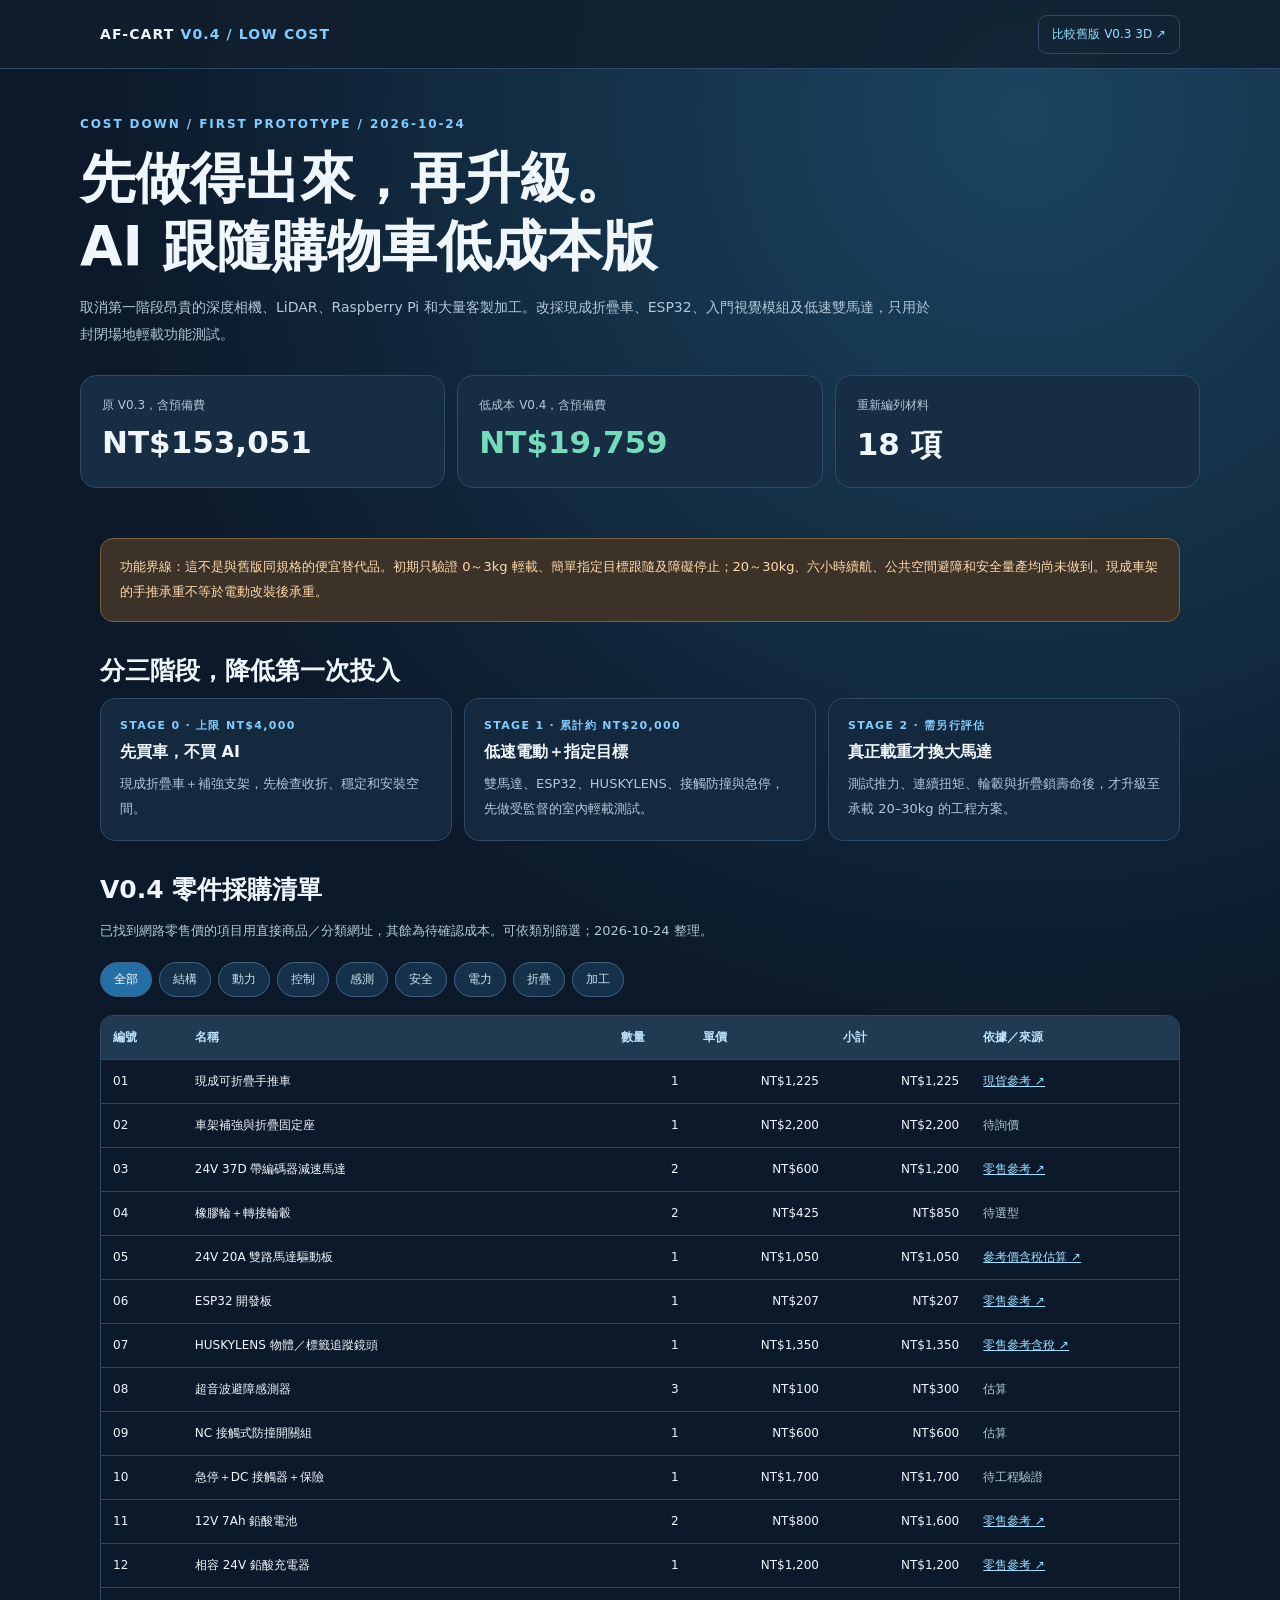
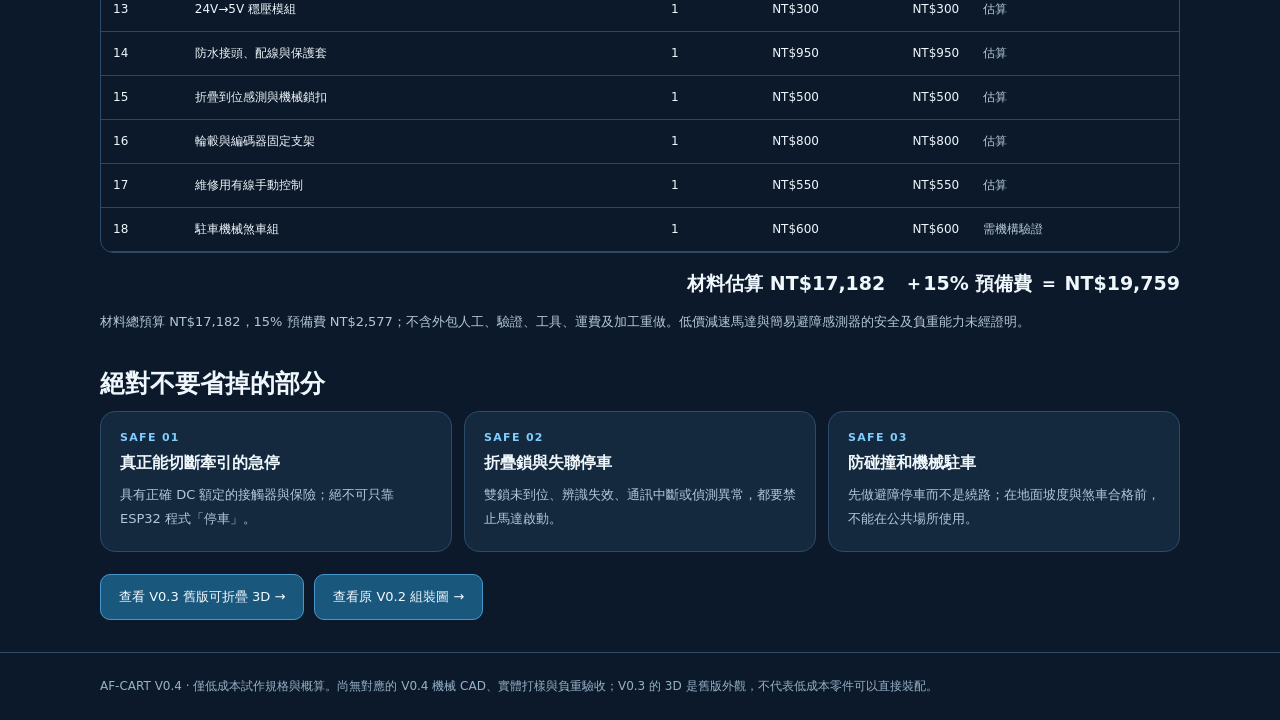
<file: ai-follow-cart/budget/index.html>
<!doctype html><html lang="zh-Hant"><head><meta charset="utf-8"><meta name="viewport" content="width=device-width,initial-scale=1,viewport-fit=cover"><meta name="theme-color" content="#102237"><title>AF-CART V0.4｜低成本可折疊跟隨購物車</title><meta name="description" content="AI購物車V0.4低成本研發樣機，18項材料、預估NT$19,759，分階段製作與安全限制。">
<style>*,*:before,*:after{box-sizing:border-box}:root{font-family:system-ui,-apple-system,"Noto Sans TC","Microsoft JhengHei",sans-serif;--bg:#0c192a;--txt:#eff7fc;--dim:#b2c8d9;--ln:#2c4b68;--blue:#80cdff;--green:#73ddbb;color-scheme:dark}body{margin:0;background:radial-gradient(circle at 80% 5%,#1b4561,transparent 38%),var(--bg);color:var(--txt)}a{color:#9bdfff} .wrap{max-width:1120px;margin:auto;padding:0 20px}header{border-bottom:1px solid var(--ln);background:#101e2dd1}.top{min-height:68px;display:flex;justify-content:space-between;align-items:center;gap:15px}.brand{font-size:14px;font-weight:850;letter-spacing:.08em}.ver{color:var(--blue)}.top a{font-size:12px;text-decoration:none;border:1px solid var(--ln);padding:10px 13px;border-radius:9px}.hero{padding:48px 0 22px}.over{letter-spacing:.16em;color:var(--blue);font-size:12px;font-weight:750}.hero h1{font-size:clamp(30px,4.5vw,55px);line-height:1.23;margin:14px 0}.lead{font-size:14px;line-height:1.9;color:var(--dim);max-width:850px}.stats{display:grid;grid-template-columns:repeat(3,1fr);gap:12px;margin:28px 0}.stat{border:1px solid var(--ln);border-radius:16px;padding:21px;background:#172d43}.stat small{display:block;color:var(--dim);margin-bottom:10px;font-size:12px}.stat strong{font-size:clamp(19px,3vw,31px)}.stat.green strong{color:var(--green)}main{padding-bottom:40px}section{margin:32px 0}h2{font-size:25px;margin:0 0 11px}p{font-size:13px;line-height:1.9;color:var(--dim)}.banner{border:1px solid #78623c;background:#3c3228;color:#ffdbab;padding:16px 19px;border-radius:13px;font-size:13px;line-height:1.9}.grid{display:grid;grid-template-columns:repeat(3,1fr);gap:12px}.step{border:1px solid var(--ln);background:#14293e;border-radius:15px;padding:19px}.step .cap{font-size:11px;color:var(--blue);letter-spacing:.12em;font-weight:800}.step strong{display:block;margin:9px 0;font-size:16px}.step p{margin:0}.filters{display:flex;gap:7px;flex-wrap:wrap;margin:18px 0}.filters button{background:#153149;border:1px solid #436484;color:#cbdfef;border-radius:20px;padding:8px 13px;cursor:pointer;font-size:12px}.filters button[aria-pressed=true]{background:#236fa5;color:white}.table-wrap{overflow-x:auto;border:1px solid var(--ln);border-radius:13px}table{width:100%;border-collapse:collapse;min-width:680px;font-size:12px}th,td{border-bottom:1px solid #2a4a62;padding:13px 12px;text-align:left}th{background:#203a52;color:#bfe3fb}td:nth-child(2){min-width:250px}td:last-child{white-space:nowrap}td:nth-child(3),td:nth-child(4),td:nth-child(5){font-variant-numeric:tabular-nums;text-align:right}.total{text-align:right;font-weight:800;font-size:19px;margin-top:18px}.actions{display:flex;flex-wrap:wrap;gap:10px;margin-top:22px}.actions a{background:#1a577d;text-decoration:none;color:#f2faff;font-size:13px;padding:13px 18px;border:1px solid #4896cb;border-radius:10px}footer{border-top:1px solid var(--ln);padding:22px 0;color:#95b2c7;font-size:12px;line-height:1.9}@media(max-width:700px){.stats,.grid{grid-template-columns:1fr}.hero{padding-top:29px}.stat{padding:15px}.wrap{padding:0 14px}.top a{font-size:11px}}</style></head><body>
<header><div class="wrap top"><div class="brand">AF-CART <span class="ver">V0.4 / LOW COST</span></div><a href="../foldable/">比較舊版 V0.3 3D ↗</a></div></header>
<div class="wrap hero"><div class="over">COST DOWN / FIRST PROTOTYPE / 2026-10-24</div><h1>先做得出來，再升級。<br>AI 跟隨購物車低成本版</h1><div class="lead">取消第一階段昂貴的深度相機、LiDAR、Raspberry Pi 和大量客製加工。改採現成折疊車、ESP32、入門視覺模組及低速雙馬達，只用於封閉場地輕載功能測試。</div>
<div class="stats"><div class="stat"><small>原 V0.3，含預備費</small><strong>NT$153,051</strong></div><div class="stat green"><small>低成本 V0.4，含預備費</small><strong>NT$19,759</strong></div><div class="stat"><small>重新編列材料</small><strong>18 項</strong></div></div></div>
<main class="wrap"><div class="banner">功能界線：這不是與舊版同規格的便宜替代品。初期只驗證 0～3kg 輕載、簡單指定目標跟隨及障礙停止；20～30kg、六小時續航、公共空間避障和安全量產均尚未做到。現成車架的手推承重不等於電動改裝後承重。</div>
<section><h2>分三階段，降低第一次投入</h2><div class="grid"><div class="step"><div class="cap">STAGE 0 · 上限 NT$4,000</div><strong>先買車，不買 AI</strong><p>現成折疊車＋補強支架，先檢查收折、穩定和安裝空間。</p></div><div class="step"><div class="cap">STAGE 1 · 累計約 NT$20,000</div><strong>低速電動＋指定目標</strong><p>雙馬達、ESP32、HUSKYLENS、接觸防撞與急停，先做受監督的室內輕載測試。</p></div><div class="step"><div class="cap">STAGE 2 · 需另行評估</div><strong>真正載重才換大馬達</strong><p>測試推力、連續扭矩、輪轂與折疊鎖壽命後，才升級至承載 20–30kg 的工程方案。</p></div></div></section>
<section><h2>V0.4 零件採購清單</h2><p>已找到網路零售價的項目用直接商品／分類網址，其餘為待確認成本。可依類別篩選；2026-10-24 整理。</p><div class="filters" id="filters"></div><div class="table-wrap"><table><thead><tr><th>編號</th><th>名稱</th><th>數量</th><th>單價</th><th>小計</th><th>依據／來源</th></tr></thead><tbody id="body"></tbody></table></div><div class="total" id="total"></div><p>材料總預算 NT$17,182，15% 預備費 NT$2,577；不含外包人工、驗證、工具、運費及加工重做。低價減速馬達與簡易避障感測器的安全及負重能力未經證明。</p></section>
<section><h2>絕對不要省掉的部分</h2><div class="grid"><div class="step"><div class="cap">SAFE 01</div><strong>真正能切斷牽引的急停</strong><p>具有正確 DC 額定的接觸器與保險；絕不可只靠 ESP32 程式「停車」。</p></div><div class="step"><div class="cap">SAFE 02</div><strong>折疊鎖與失聯停車</strong><p>雙鎖未到位、辨識失效、通訊中斷或偵測異常，都要禁止馬達啟動。</p></div><div class="step"><div class="cap">SAFE 03</div><strong>防碰撞和機械駐車</strong><p>先做避障停車而不是繞路；在地面坡度與煞車合格前，不能在公共場所使用。</p></div></div><div class="actions"><a href="../foldable/">查看 V0.3 舊版可折疊 3D →</a><a href="../assembly.html">查看原 V0.2 組裝圖 →</a></div></section>
</main><footer><div class="wrap">AF-CART V0.4 · 僅低成本試作規格與概算。尚無對應的 V0.4 機械 CAD、實體打樣與負重驗收；V0.3 的 3D 是舊版外觀，不代表低成本零件可以直接裝配。</div></footer>
<script>
const all=[["01","結構","現成可折疊手推車",1,1225,"現貨參考","https://www.costco.com.tw/Furniture-Kitchen/Storage-Organization/Storage-Containers-Hooks/CleverMade-Foldable-Shopping-Cart-Rose-Gold/p/2796150-ROSE"],["02","結構","車架補強與折疊固定座",1,2200,"待詢價",""],["03","動力","24V 37D 帶編碼器減速馬達",2,600,"零售參考","https://www.icshop.com.tw/categories/gear-motors"],["04","動力","橡膠輪＋轉接輪轂",2,425,"待選型",""],["05","動力","24V 20A 雙路馬達驅動板",1,1050,"參考價含稅估算","https://www.taiwaniot.com.tw/product/%E9%9B%99%E8%B7%AF24v20a%E9%9B%BB%E6%A9%9F%E9%A6%AC%E9%81%94%E9%A9%85%E5%8B%95%E6%A8%A1%E7%B5%84-%E5%A4%A7%E5%8A%9F%E7%8E%87-h%E6%A9%8B-%E5%BC%B7%E5%8B%81%E5%89%8E%E8%BB%8A%E5%8A%9F%E8%83%BD-dbh-01c/"],["06","控制","ESP32 開發板",1,207,"零售參考","https://www.icshop.com.tw/categories/esp32"],["07","控制","HUSKYLENS 物體／標籤追蹤鏡頭",1,1350,"零售參考含稅","https://twcn.rs-online.com/web/p/stem-electronic-components/2049898"],["08","感測","超音波避障感測器",3,100,"估算",""],["09","安全","NC 接觸式防撞開關組",1,600,"估算",""],["10","安全","急停＋DC 接觸器＋保險",1,1700,"待工程驗證",""],["11","電力","12V 7Ah 鉛酸電池",2,800,"零售參考","https://www.sgem.com.tw/product-category/electric-scooter-lead-acid-battery/"],["12","電力","相容 24V 鉛酸充電器",1,1200,"零售參考","https://www.skrtyn.com.tw/pages/kids-electric-car-parts"],["13","電力","24V→5V 穩壓模組",1,300,"估算",""],["14","安全","防水接頭、配線與保護套",1,950,"估算",""],["15","折疊","折疊到位感測與機械鎖扣",1,500,"估算",""],["16","加工","輪轂與編碼器固定支架",1,800,"估算",""],["17","控制","維修用有線手動控制",1,550,"估算",""],["18","安全","駐車機械煞車組",1,600,"需機構驗證",""]];let cur='全部';const cats=['全部',...new Set(all.map(i=>i[1]))];function fmt(v){return 'NT$'+v.toLocaleString('zh-TW')}
function paint(){let arr=all.filter(r=>cur==='全部'||cur===r[1]);
document.getElementById('filters').innerHTML=cats.map(s=>'<button aria-pressed="'+(s===cur)+'" data-v="'+s+'">'+s+'</button>').join('');
document.getElementById('body').innerHTML=arr.map(r=>'<tr><td>'+r[0]+'</td><td>'+r[2]+'</td><td>'+r[3]+'</td><td>'+fmt(r[4])+'</td><td>'+fmt(r[3]*r[4])+'</td><td>'+(r[6]?'<a target="_blank" rel="noopener" href="'+r[6]+'">'+r[5]+' ↗</a>':'<span style="color:#b3c7d6">'+r[5]+'</span>')+'</td></tr>').join('');
document.getElementById('total').textContent=cur==='全部'?'材料估算 '+fmt(17182)+'　＋15% 預備費 ＝ NT$19,759':cur+' 類小計 '+fmt(arr.reduce((s,r)=>s+r[3]*r[4],0));document.querySelectorAll('#filters button').forEach(b=>b.addEventListener('click',()=>{cur=b.dataset.v;paint()}));}paint();
</script></body></html>
</file>
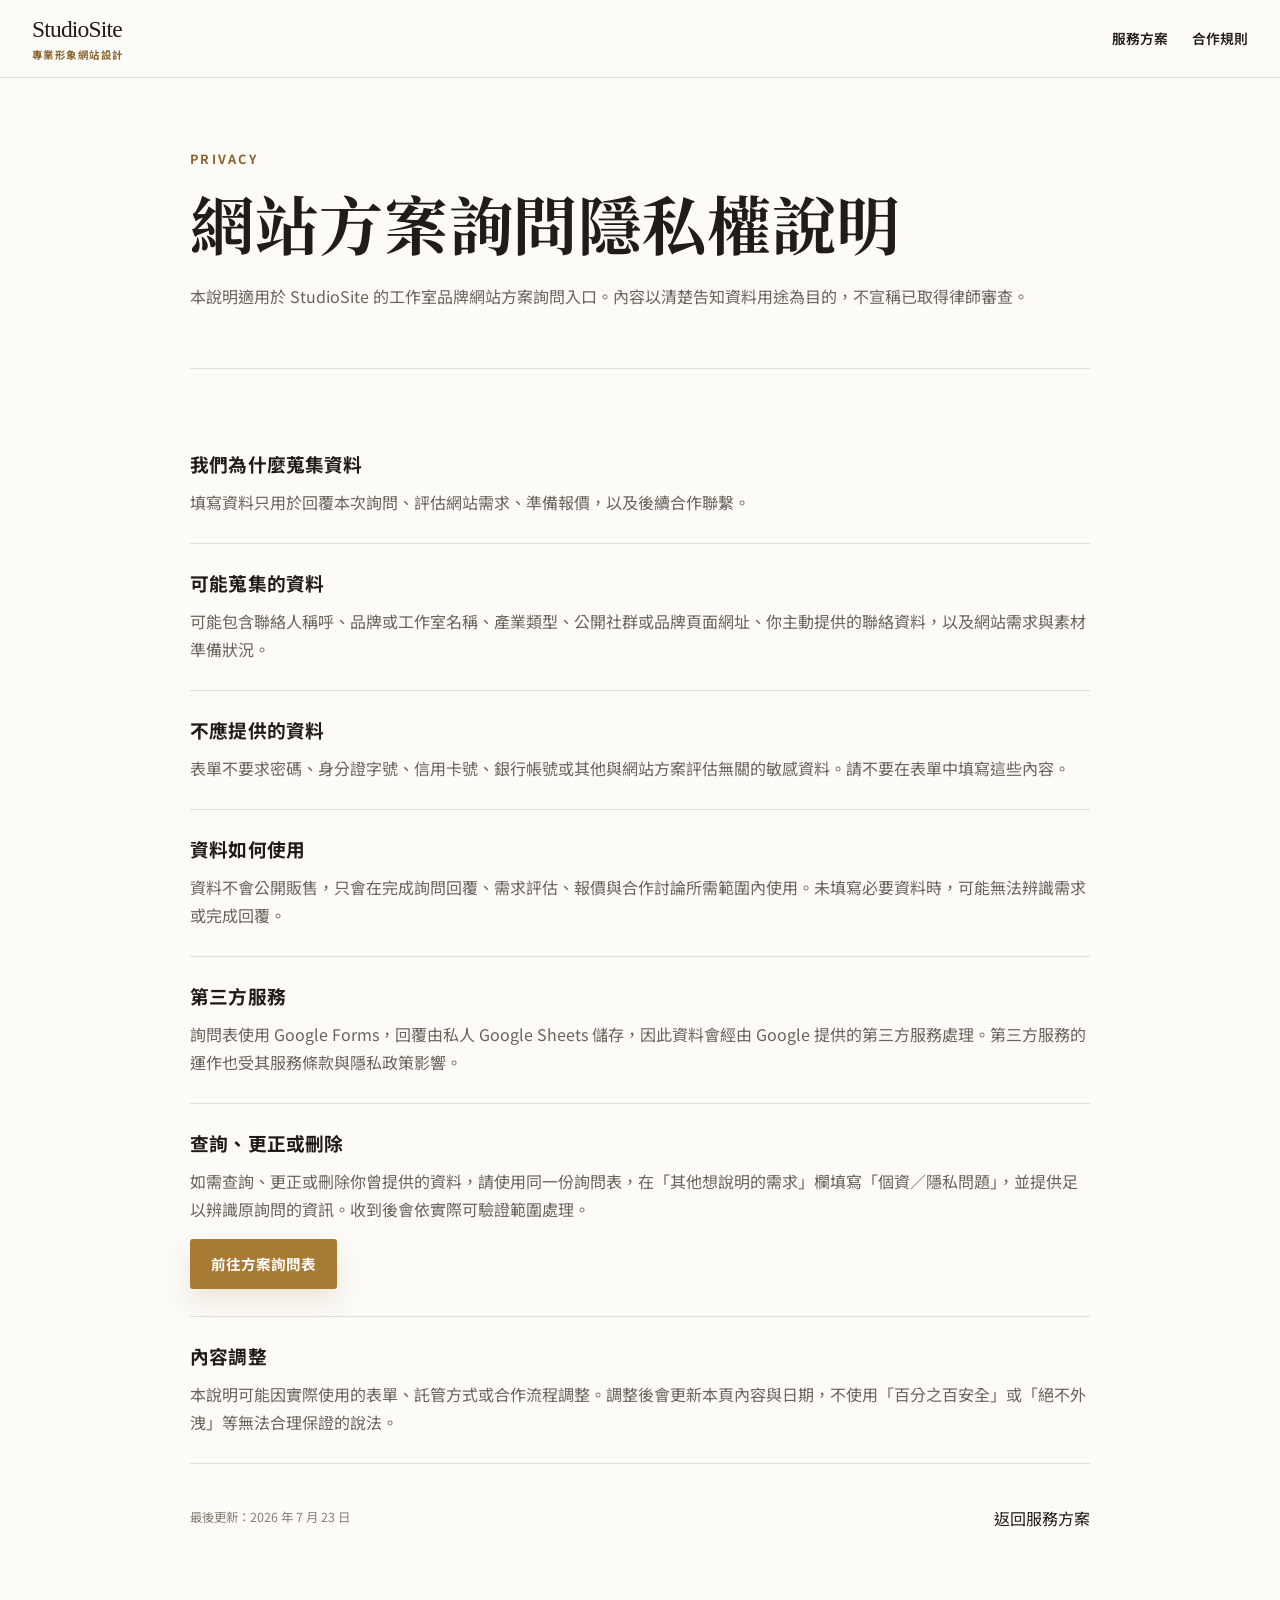
<file: privacy.html>
<!doctype html>
<html lang="zh-Hant">
<head>
  <meta charset="utf-8">
  <meta name="viewport" content="width=device-width, initial-scale=1">
  <meta name="theme-color" content="#fcfbf8">
  <meta name="description" content="StudioSite 工作室品牌網站方案詢問的隱私權說明。">
  <meta name="robots" content="index, follow">
  <link rel="canonical" href="https://gavin1424.github.io/privacy.html">
  <link rel="icon" href="favicon.svg" type="image/svg+xml">
  <link rel="preconnect" href="https://fonts.googleapis.com">
  <link rel="preconnect" href="https://fonts.gstatic.com" crossorigin>
  <link href="https://fonts.googleapis.com/css2?family=Noto+Sans+TC:wght@400;500;600;700&family=Noto+Serif+TC:wght@600;700;800&display=swap" rel="stylesheet">
  <link rel="stylesheet" href="styles.css?v=2.0.0">
  <title>隱私權說明｜StudioSite 工作室品牌網站製作</title>
</head>
<body class="service-page legal-page">
  <a class="skip-link" href="#main-content">跳到主要內容</a>
  <header class="site-header service-header">
    <div class="container header-inner">
      <a class="wordmark" href="index.html" aria-label="返回網站製作方案首頁">
        <strong>StudioSite</strong>
        <span>專業形象網站設計</span>
      </a>
      <nav class="legal-nav" aria-label="頁面導覽">
        <a href="index.html">服務方案</a>
        <a href="service-rules.html">合作規則</a>
      </nav>
    </div>
  </header>

  <main id="main-content" class="legal-main">
    <article class="container legal-article">
      <header class="legal-hero">
        <p class="eyebrow">PRIVACY</p>
        <h1>網站方案詢問隱私權說明</h1>
        <p>本說明適用於 StudioSite 的工作室品牌網站方案詢問入口。內容以清楚告知資料用途為目的，不宣稱已取得律師審查。</p>
      </header>

      <section>
        <h2>我們為什麼蒐集資料</h2>
        <p>填寫資料只用於回覆本次詢問、評估網站需求、準備報價，以及後續合作聯繫。</p>
      </section>
      <section>
        <h2>可能蒐集的資料</h2>
        <p>可能包含聯絡人稱呼、品牌或工作室名稱、產業類型、公開社群或品牌頁面網址、你主動提供的聯絡資料，以及網站需求與素材準備狀況。</p>
      </section>
      <section>
        <h2>不應提供的資料</h2>
        <p>表單不要求密碼、身分證字號、信用卡號、銀行帳號或其他與網站方案評估無關的敏感資料。請不要在表單中填寫這些內容。</p>
      </section>
      <section>
        <h2>資料如何使用</h2>
        <p>資料不會公開販售，只會在完成詢問回覆、需求評估、報價與合作討論所需範圍內使用。未填寫必要資料時，可能無法辨識需求或完成回覆。</p>
      </section>
      <section>
        <h2>第三方服務</h2>
        <p>詢問表使用 Google Forms，回覆由私人 Google Sheets 儲存，因此資料會經由 Google 提供的第三方服務處理。第三方服務的運作也受其服務條款與隱私政策影響。</p>
      </section>
      <section>
        <h2>查詢、更正或刪除</h2>
        <p>如需查詢、更正或刪除你曾提供的資料，請使用同一份詢問表，在「其他想說明的需求」欄填寫「個資／隱私問題」，並提供足以辨識原詢問的資訊。收到後會依實際可驗證範圍處理。</p>
        <p><a class="button button-primary" href="https://docs.google.com/forms/d/e/1FAIpQLSfVcI9_CYmtl0oClrnvknq641MJnTnHHtw4cArZhCV5k9rmkA/viewform">前往方案詢問表</a></p>
      </section>
      <section>
        <h2>內容調整</h2>
        <p>本說明可能因實際使用的表單、託管方式或合作流程調整。調整後會更新本頁內容與日期，不使用「百分之百安全」或「絕不外洩」等無法合理保證的說法。</p>
      </section>

      <footer class="legal-meta">
        <p>最後更新：2026 年 7 月 23 日</p>
        <a href="index.html">返回服務方案</a>
      </footer>
    </article>
  </main>
</body>
</html>
</file>
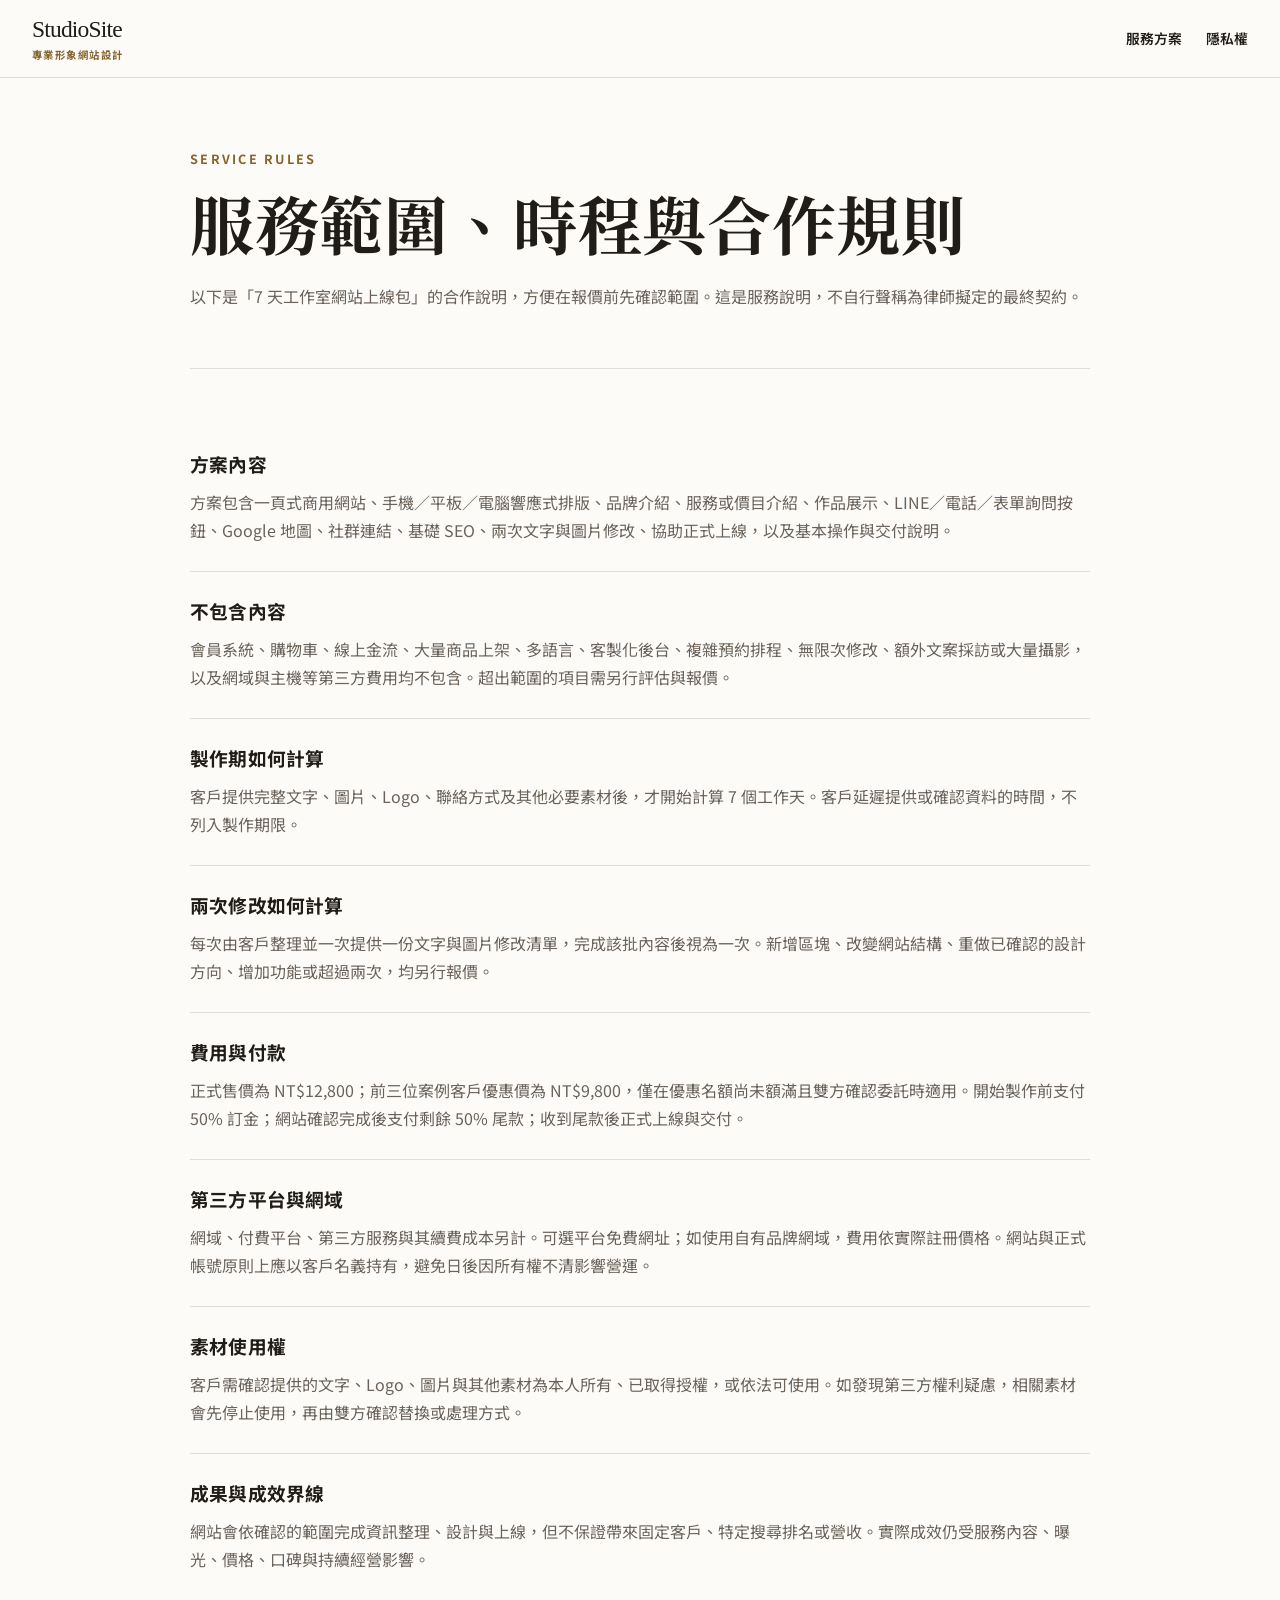
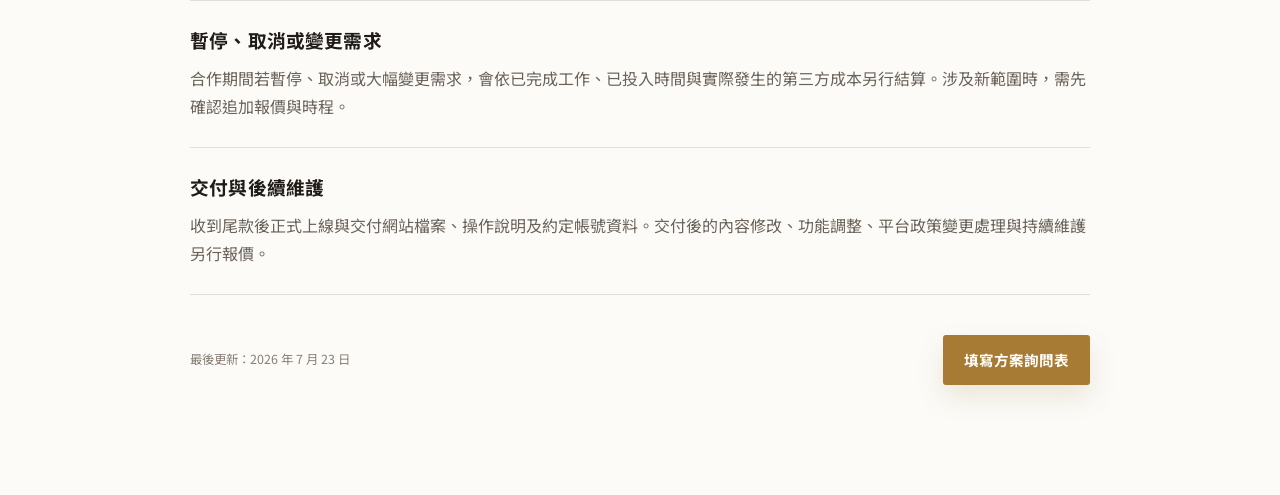
<file: service-rules.html>
<!doctype html>
<html lang="zh-Hant">
<head>
  <meta charset="utf-8">
  <meta name="viewport" content="width=device-width, initial-scale=1">
  <meta name="theme-color" content="#fcfbf8">
  <meta name="description" content="7 天工作室網站上線包的服務範圍、時程、付款、修改與交付規則。">
  <meta name="robots" content="index, follow">
  <link rel="canonical" href="https://gavin1424.github.io/service-rules.html">
  <link rel="icon" href="favicon.svg" type="image/svg+xml">
  <link rel="preconnect" href="https://fonts.googleapis.com">
  <link rel="preconnect" href="https://fonts.gstatic.com" crossorigin>
  <link href="https://fonts.googleapis.com/css2?family=Noto+Sans+TC:wght@400;500;600;700&family=Noto+Serif+TC:wght@600;700;800&display=swap" rel="stylesheet">
  <link rel="stylesheet" href="styles.css?v=2.0.0">
  <title>服務與合作規則｜7 天工作室網站上線包</title>
</head>
<body class="service-page legal-page">
  <a class="skip-link" href="#main-content">跳到主要內容</a>
  <header class="site-header service-header">
    <div class="container header-inner">
      <a class="wordmark" href="index.html" aria-label="返回網站製作方案首頁">
        <strong>StudioSite</strong>
        <span>專業形象網站設計</span>
      </a>
      <nav class="legal-nav" aria-label="頁面導覽">
        <a href="index.html">服務方案</a>
        <a href="privacy.html">隱私權</a>
      </nav>
    </div>
  </header>

  <main id="main-content" class="legal-main">
    <article class="container legal-article">
      <header class="legal-hero">
        <p class="eyebrow">SERVICE RULES</p>
        <h1>服務範圍、時程與合作規則</h1>
        <p>以下是「7 天工作室網站上線包」的合作說明，方便在報價前先確認範圍。這是服務說明，不自行聲稱為律師擬定的最終契約。</p>
      </header>

      <section>
        <h2>方案內容</h2>
        <p>方案包含一頁式商用網站、手機／平板／電腦響應式排版、品牌介紹、服務或價目介紹、作品展示、LINE／電話／表單詢問按鈕、Google 地圖、社群連結、基礎 SEO、兩次文字與圖片修改、協助正式上線，以及基本操作與交付說明。</p>
      </section>
      <section>
        <h2>不包含內容</h2>
        <p>會員系統、購物車、線上金流、大量商品上架、多語言、客製化後台、複雜預約排程、無限次修改、額外文案採訪或大量攝影，以及網域與主機等第三方費用均不包含。超出範圍的項目需另行評估與報價。</p>
      </section>
      <section>
        <h2>製作期如何計算</h2>
        <p>客戶提供完整文字、圖片、Logo、聯絡方式及其他必要素材後，才開始計算 7 個工作天。客戶延遲提供或確認資料的時間，不列入製作期限。</p>
      </section>
      <section>
        <h2>兩次修改如何計算</h2>
        <p>每次由客戶整理並一次提供一份文字與圖片修改清單，完成該批內容後視為一次。新增區塊、改變網站結構、重做已確認的設計方向、增加功能或超過兩次，均另行報價。</p>
      </section>
      <section>
        <h2>費用與付款</h2>
        <p>正式售價為 NT$12,800；前三位案例客戶優惠價為 NT$9,800，僅在優惠名額尚未額滿且雙方確認委託時適用。開始製作前支付 50% 訂金；網站確認完成後支付剩餘 50% 尾款；收到尾款後正式上線與交付。</p>
      </section>
      <section>
        <h2>第三方平台與網域</h2>
        <p>網域、付費平台、第三方服務與其續費成本另計。可選平台免費網址；如使用自有品牌網域，費用依實際註冊價格。網站與正式帳號原則上應以客戶名義持有，避免日後因所有權不清影響營運。</p>
      </section>
      <section>
        <h2>素材使用權</h2>
        <p>客戶需確認提供的文字、Logo、圖片與其他素材為本人所有、已取得授權，或依法可使用。如發現第三方權利疑慮，相關素材會先停止使用，再由雙方確認替換或處理方式。</p>
      </section>
      <section>
        <h2>成果與成效界線</h2>
        <p>網站會依確認的範圍完成資訊整理、設計與上線，但不保證帶來固定客戶、特定搜尋排名或營收。實際成效仍受服務內容、曝光、價格、口碑與持續經營影響。</p>
      </section>
      <section>
        <h2>暫停、取消或變更需求</h2>
        <p>合作期間若暫停、取消或大幅變更需求，會依已完成工作、已投入時間與實際發生的第三方成本另行結算。涉及新範圍時，需先確認追加報價與時程。</p>
      </section>
      <section>
        <h2>交付與後續維護</h2>
        <p>收到尾款後正式上線與交付網站檔案、操作說明及約定帳號資料。交付後的內容修改、功能調整、平台政策變更處理與持續維護另行報價。</p>
      </section>

      <footer class="legal-meta">
        <p>最後更新：2026 年 7 月 23 日</p>
        <a class="button button-primary" href="https://docs.google.com/forms/d/e/1FAIpQLSfVcI9_CYmtl0oClrnvknq641MJnTnHHtw4cArZhCV5k9rmkA/viewform">填寫方案詢問表</a>
      </footer>
    </article>
  </main>
</body>
</html>
</file>
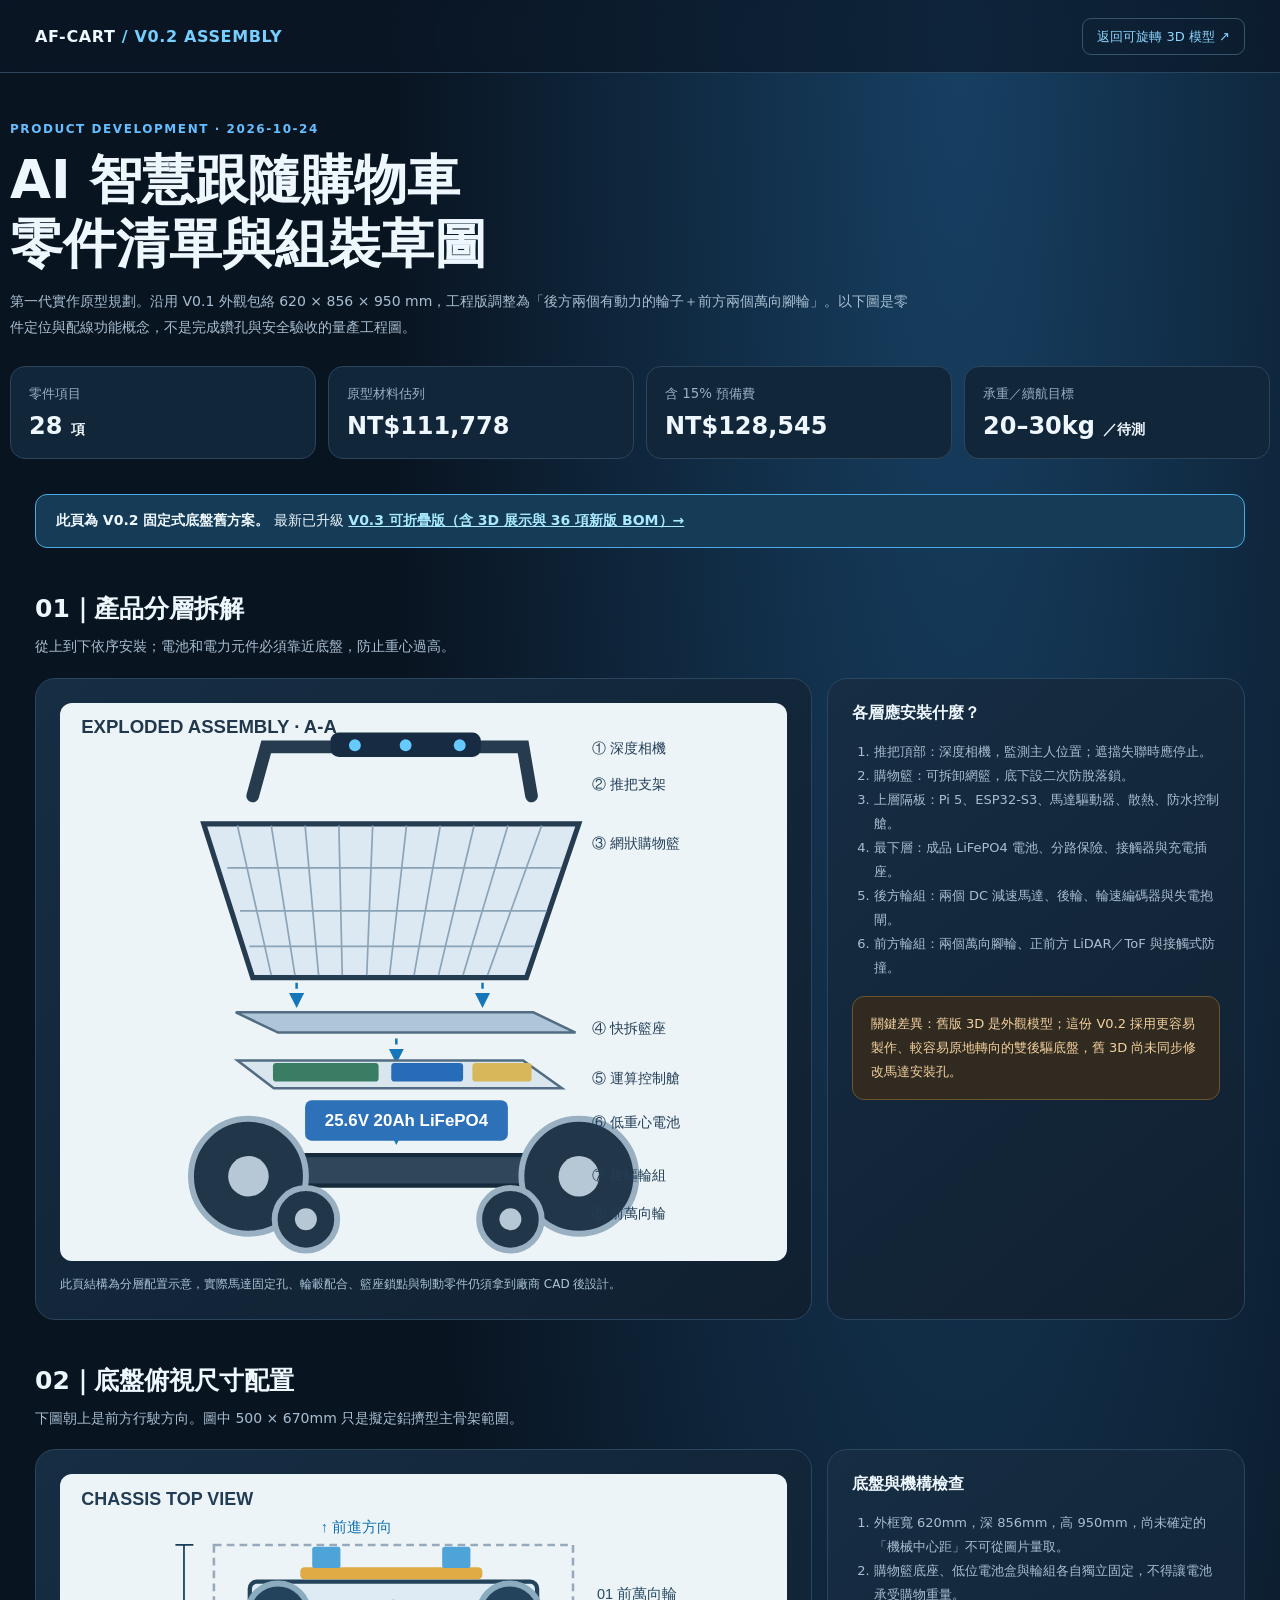
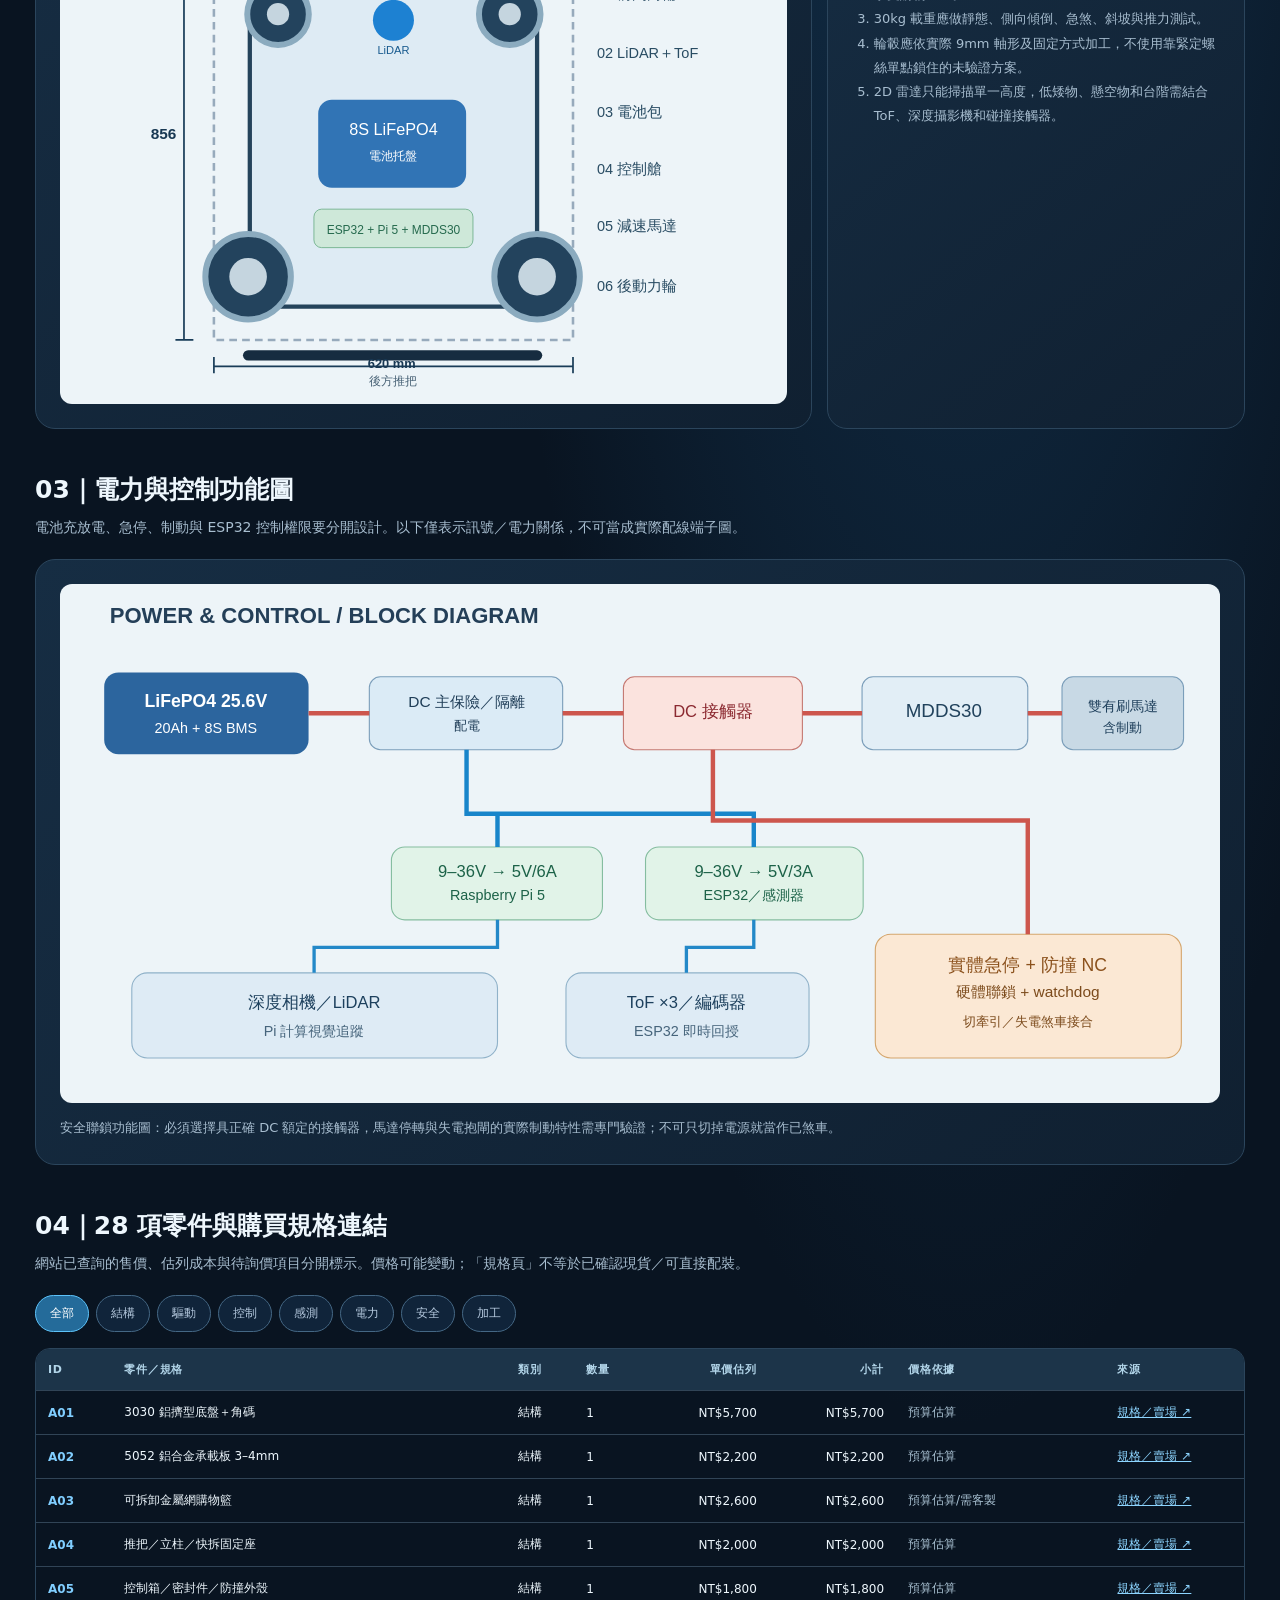
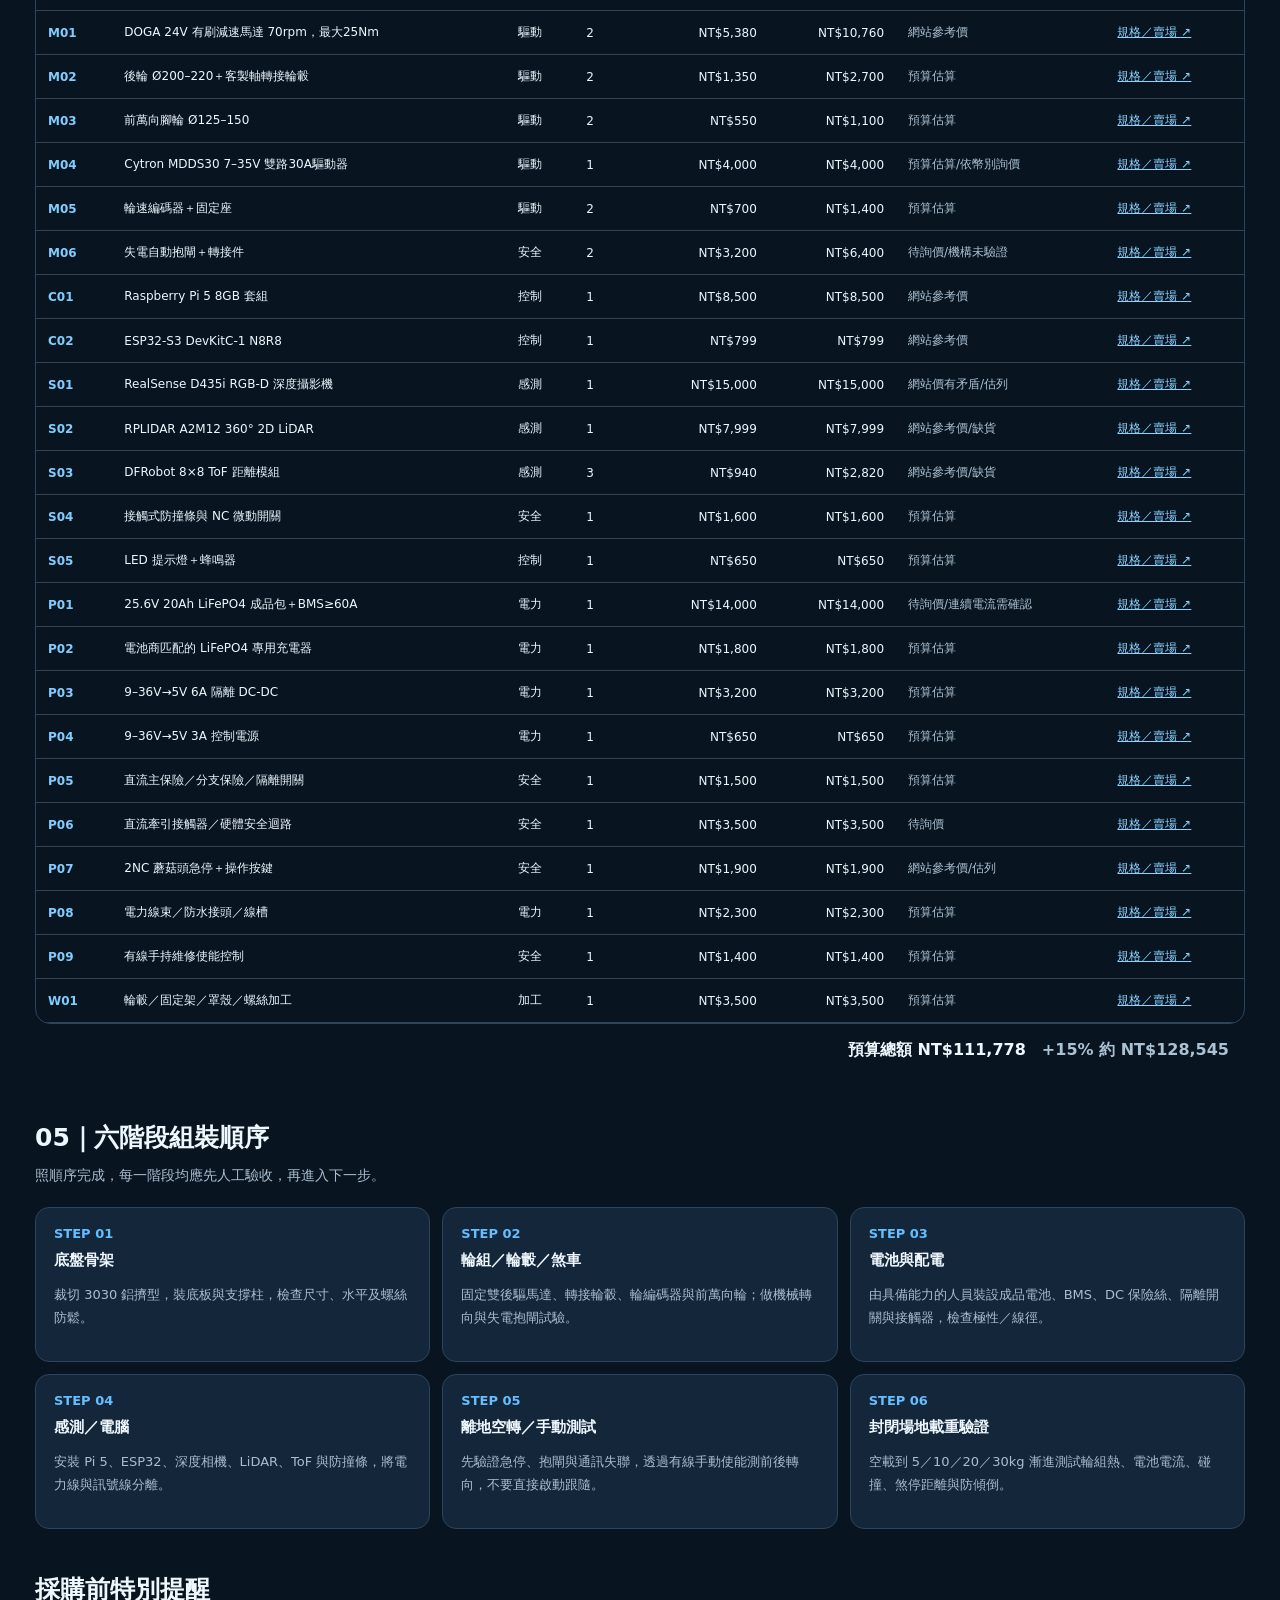
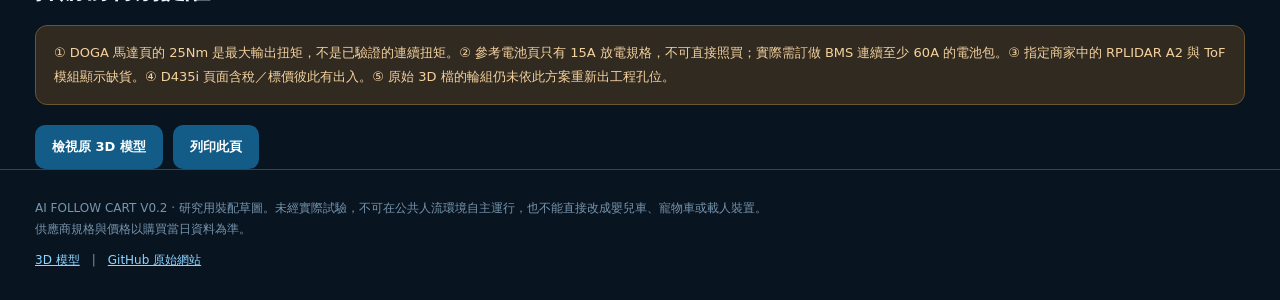
<file: ai-follow-cart/assembly.html>
<!doctype html>
<html lang="zh-Hant">
<head><meta charset="utf-8"><meta name="viewport" content="width=device-width,initial-scale=1,viewport-fit=cover">
<meta name="theme-color" content="#0a1523">
<meta name="description" content="AI智慧跟隨購物車 V0.2：28項零件清單、來源、拆解草圖、底盤配置、配線功能圖及組裝步驟">
<title>AI跟隨購物車｜組裝草圖・28項零件 BOM V0.2</title>
<style>
:root{color-scheme:dark;font-family:system-ui,-apple-system,BlinkMacSystemFont,"Noto Sans TC","Microsoft JhengHei",sans-serif;--bg:#091421;--panel:#132337;--soft:#1d3348;--line:#2b455c;--txt:#eef7fd;--dim:#a8bed0;--blue:#65beff;--good:#67dfbe}*{box-sizing:border-box}
body{margin:0;color:var(--txt);background:radial-gradient(ellipse at 75% 0%,#174063 0,transparent 42%),var(--bg)}
a{color:#8dd5ff}.wrap{max-width:1260px;padding:0 25px;margin:auto}
header{border-bottom:1px solid var(--line);background:#0c1827a8;backdrop-filter:blur(10px)}.nav{display:flex;align-items:center;justify-content:space-between;gap:15px;min-height:72px}.brand{font-weight:850;letter-spacing:.04em}.nav a{font-size:13px;text-decoration:none;border:1px solid #36556b;padding:10px 14px;border-radius:9px}
.hero{padding:49px 0 20px}.eyebrow{font-size:12px;letter-spacing:.13em;color:var(--blue);font-weight:800}.hero h1{font-size:clamp(30px,4.2vw,53px);line-height:1.2;margin:12px 0}.lead{color:var(--dim);max-width:900px;line-height:1.85;font-size:14px}.metrics{display:grid;grid-template-columns:repeat(4,1fr);gap:12px;margin-top:25px}.metric{border:1px solid var(--line);background:#12263a;border-radius:15px;padding:18px}.metric small{display:block;color:#9ab0c3;margin-bottom:9px}.metric strong{font-size:24px}.metric .s{font-size:14px}
main{padding:20px 0 70px}.section{margin:44px 0 19px}.section h2{font-size:25px;margin:0 0 10px}.section p{color:var(--dim);font-size:14px;line-height:1.7;margin:0}.grid{display:grid;grid-template-columns:1.3fr .7fr;gap:15px}
.card{border:1px solid var(--line);background:linear-gradient(140deg,#162d43,#102031);border-radius:20px;padding:24px;overflow:hidden}.card h3{font-size:16px;margin:0 0 9px}.card p,.card li{font-size:13px;line-height:1.85;color:var(--dim)}.card ol{padding-left:22px}.figure{display:block;width:100%;height:auto;border-radius:12px;background:#edf4f8}.caption{font-size:12px;color:#a9c5d6;margin:13px 0 0;line-height:1.75}
.tiles{display:grid;grid-template-columns:repeat(3,1fr);gap:12px}.tile{border:1px solid var(--line);border-radius:14px;padding:18px;background:#13263a}.tile b{display:block;font-size:15px}.tile .n{color:var(--blue);font-size:13px;font-weight:bold;margin-bottom:10px}.tile p{font-size:13px;color:var(--dim);line-height:1.8}
.filters{display:flex;flex-wrap:wrap;gap:7px;margin:16px 0}.filter{border:1px solid #446784;border-radius:100px;padding:9px 14px;color:#b5c9de;background:#10243a;font-size:12px;cursor:pointer}.filter[aria-pressed=true]{background:#246b9a;border-color:#5dc3fa;color:white}
.table-wrap{overflow-x:auto;border-radius:15px;border:1px solid var(--line)}table{border-collapse:collapse;width:100%;min-width:900px;font-size:12px}th{font-size:11px;letter-spacing:.07em;text-align:left;color:#b2d5e9;background:#1c3449;position:sticky;top:0}th,td{padding:13px 12px;border-bottom:1px solid #314456}td:nth-child(2){min-width:250px}.money{text-align:right;font-variant-numeric:tabular-nums;white-space:nowrap}.muted{color:#aac2d3}.note{font-size:12px;color:#d3aa70}
.note-bar{border:1px solid #6a552d;background:#312a21;padding:15px 18px;border-radius:12px;color:#f4d29e;font-size:13px;line-height:1.85}
.actions{display:flex;gap:10px;flex-wrap:wrap;margin-top:20px}.actions a,.actions button{background:#135c87;color:#fff;font-weight:700;padding:13px 17px;border:none;border-radius:10px;text-decoration:none;font-size:13px;cursor:pointer}
footer{padding:28px 0;color:#7795ad;font-size:12px;border-top:1px solid var(--line);line-height:1.8}
@media(max-width:800px){.wrap{padding:0 15px}.metrics{grid-template-columns:repeat(2,1fr)}.grid{grid-template-columns:1fr}.tiles{grid-template-columns:1fr 1fr}.card{padding:16px}.metric strong{font-size:20px}.hero{padding-top:30px}}
@media(max-width:520px){.tiles{grid-template-columns:1fr}.nav{min-height:66px}.nav a{font-size:11px}.hero h1{font-size:30px}.metrics{gap:8px}.metric{padding:13px}.metric strong{font-size:18px}}
@media print{body{background:white;color:#15283b}.card,.tile,.metric{background:white;color:#15283b;border:1px solid #ccc}.tile p,.card p,.lead,.section p{color:#333}.nav,.filters,.actions{display:none!important}}
</style></head><body>
<header><div class="wrap nav"><div class="brand">AF-CART <span style="color:#76cfff">/ V0.2 ASSEMBLY</span></div><div><a href="./">返回可旋轉 3D 模型 ↗</a></div></div></header>
<div class="wrap hero"><div class="eyebrow">PRODUCT DEVELOPMENT · 2026-10-24</div><h1>AI 智慧跟隨購物車<br>零件清單與組裝草圖</h1><p class="lead">第一代實作原型規劃。沿用 V0.1 外觀包絡 620 × 856 × 950 mm，工程版調整為「後方兩個有動力的輪子＋前方兩個萬向腳輪」。以下圖是零件定位與配線功能概念，不是完成鑽孔與安全驗收的量產工程圖。</p>
<div class="metrics"><div class="metric"><small>零件項目</small><strong>28 <span class="s">項</span></strong></div><div class="metric"><small>原型材料估列</small><strong>NT$111,778</strong></div><div class="metric"><small>含 15% 預備費</small><strong>NT$128,545</strong></div><div class="metric"><small>承重／續航目標</small><strong>20–30kg <span class="s">／待測</span></strong></div></div></div>
<div class="wrap" style="margin:15px auto"><div style="background:#153b56;border:1px solid #4daae4;border-radius:12px;padding:17px 20px;font-size:14px"><b>此頁為 V0.2 固定式底盤舊方案。</b> 最新已升級 <a href="./foldable/" style="color:#a9e9ff;font-weight:bold;text-decoration:underline">V0.3 可折疊版（含 3D 展示與 36 項新版 BOM）→</a></div></div>
<main class="wrap">
<div class="section"><h2>01｜產品分層拆解</h2><p>從上到下依序安裝；電池和電力元件必須靠近底盤，防止重心過高。</p></div>
<div class="grid"><div class="card">
<svg class="figure" viewBox="0 0 860 660" role="img" aria-label="購物車拆解：相機推把、購物籃、轉接板、主控艙、電池、底盤與輪組">
<defs><marker id="ar" markerWidth="9" markerHeight="9" refX="5" refY="3" orient="auto"><path d="M0 0L6 3L0 6Z" fill="#1676ba"/></marker></defs>
<g font-family="sans-serif"><text x="25" y="35" font-size="22" fill="#21374b" font-weight="bold">EXPLODED ASSEMBLY · A-A</text>
<path d="M228 110 L244 52 L548 52 L558 110" fill="none" stroke="#263c4e" stroke-width="15" stroke-linecap="round"/><rect x="320" y="35" width="178" height="29" rx="10" fill="#172c42"/><g fill="#67caff"><circle cx="349" cy="50" r="7"/><circle cx="409" cy="50" r="7"/><circle cx="473" cy="50" r="7"/></g>
<path d="M170 143 H614 L552 325 H228Z" fill="#dce8f2" stroke="#243b50" stroke-width="6"/><g stroke="#8ba4b7" stroke-width="2"><path d="M210 145L250 322M250 145L278 322M290 145L306 322M330 145L334 322M370 145L363 322M410 145L390 322M450 145L419 322M490 145L448 322M530 145L477 322M570 145L506 322"/><path d="M198 195H593M213 246H576M224 288H562"/></g>
<g stroke="#1676ba" stroke-dasharray="7 7" stroke-width="3" marker-end="url(#ar)"><path d="M280 331V358"/><path d="M500 331V358"/><path d="M398 397V424"/><path d="M398 492V520"/></g>
<path d="M208 366H560L610 390H258Z" fill="#aec6d7" stroke="#526d83" stroke-width="3"/><path d="M210 423H548L594 456H253Z" fill="#d9e6ee" stroke="#526d83" stroke-width="3"/><rect x="252" y="426" width="125" height="22" rx="4" fill="#397d65"/><rect x="392" y="426" width="85" height="22" rx="4" fill="#266cb8"/><rect x="488" y="426" width="70" height="22" rx="4" fill="#d7b75a"/>
<rect x="290" y="470" width="240" height="48" rx="8" fill="#2d71b8"/><text x="410" y="501" font-size="20" text-anchor="middle" fill="white" font-weight="bold">25.6V 20Ah LiFePO4</text>
<path d="M185 535H600L660 571H245Z" fill="#2f465b" stroke="#152b3c" stroke-width="5"/>
<g fill="#223649" stroke="#98b0c1" stroke-width="7"><circle cx="223" cy="560" r="68"/><circle cx="614" cy="560" r="68"/><circle cx="291" cy="611" r="37"/><circle cx="533" cy="611" r="37"/></g>
<g fill="#b6c7d5"><circle cx="223" cy="560" r="24"/><circle cx="614" cy="560" r="24"/><circle cx="291" cy="611" r="13"/><circle cx="533" cy="611" r="13"/></g>
<g font-size="16" fill="#233e56"><text x="630" y="59">① 深度相機</text><text x="630" y="102">② 推把支架</text><text x="630" y="172">③ 網狀購物籃</text><text x="630" y="391">④ 快拆籃座</text><text x="630" y="450">⑤ 運算控制艙</text><text x="630" y="502">⑥ 低重心電池</text><text x="630" y="565">⑦ 後驅輪組</text><text x="630" y="610">⑧ 前萬向輪</text></g>
</g></svg><div class="caption">此頁結構為分層配置示意，實際馬達固定孔、輪轂配合、籃座鎖點與制動零件仍須拿到廠商 CAD 後設計。</div></div>
<div class="card"><h3>各層應安裝什麼？</h3><ol><li>推把頂部：深度相機，監測主人位置；遮擋失聯時應停止。</li><li>購物籃：可拆卸網籃，底下設二次防脫落鎖。</li><li>上層隔板：Pi 5、ESP32-S3、馬達驅動器、散熱、防水控制艙。</li><li>最下層：成品 LiFePO4 電池、分路保險、接觸器與充電插座。</li><li>後方輪組：兩個 DC 減速馬達、後輪、輪速編碼器與失電抱閘。</li><li>前方輪組：兩個萬向腳輪、正前方 LiDAR／ToF 與接觸式防撞。</li></ol><div class="note-bar">關鍵差異：舊版 3D 是外觀模型；這份 V0.2 採用更容易製作、較容易原地轉向的雙後驅底盤，舊 3D 尚未同步修改馬達安裝孔。</div></div></div>
<div class="section"><h2>02｜底盤俯視尺寸配置</h2><p>下圖朝上是前方行駛方向。圖中 500 × 670mm 只是擬定鋁擠型主骨架範圍。</p></div>
<div class="grid"><div class="card">
<svg class="figure" viewBox="0 0 850 620" role="img" aria-label="620毫米寬856毫米長，後方雙動力輪，前方雙萬向輪，電池置中與控制艙">
<g font-family="sans-serif"><text x="25" y="36" fill="#233d54" font-size="21" font-weight="bold">CHASSIS TOP VIEW</text><text x="305" y="68" fill="#1372b2" font-size="17">↑ 前進方向</text>
<rect x="180" y="83" width="420" height="462" fill="none" stroke="#97aabc" stroke-width="3" stroke-dasharray="9 6"/>
<rect x="222" y="126" width="336" height="380" rx="8" fill="#deebf4" stroke="#24435b" stroke-width="5"/>
<g stroke="#8babbf" stroke-width="7" fill="#23435d"><circle cx="255" cy="164" r="36"/><circle cx="526" cy="164" r="36"/><circle cx="220" cy="471" r="50"/><circle cx="558" cy="471" r="50"/></g>
<g fill="#c5d5df"><circle cx="255" cy="164" r="13"/><circle cx="526" cy="164" r="13"/><circle cx="220" cy="471" r="22"/><circle cx="558" cy="471" r="22"/></g>
<rect x="302" y="264" width="173" height="103" rx="16" fill="#3174b5"/><text x="390" y="305" font-size="19" fill="#fff" text-anchor="middle">8S LiFePO4</text><text x="390" y="334" font-size="14" fill="#fff" text-anchor="middle">電池托盤</text>
<rect x="297" y="392" width="186" height="45" rx="9" fill="#cee8d9" stroke="#6dae89"/><text x="390" y="421" text-anchor="middle" font-size="14" fill="#266a4e">ESP32 + Pi 5 + MDDS30</text>
<circle cx="390" cy="171" r="24" fill="#1d81d2"/><text x="390" y="211" font-size="13" text-anchor="middle" fill="#195b8f">LiDAR</text>
<rect x="281" y="109" width="213" height="14" rx="5" fill="#e0aa45"/>
<rect x="295" y="85" width="33" height="25" rx="3" fill="#4ea4d7"/><rect x="447" y="85" width="33" height="25" rx="3" fill="#4ea4d7"/>
<path d="M220 563H558" stroke="#162c40" stroke-width="12" stroke-linecap="round"/><text x="390" y="598" font-size="14" text-anchor="middle" fill="#466074">後方推把</text>
<g stroke="#193c58" stroke-width="2"><path d="M180 565V584M600 565V584M180 576H600"/><path d="M156 83H135M156 545H135M145 83V545"/></g>
<text x="388" y="578" fill="#183853" font-size="15" font-weight="bold" text-anchor="middle">620 mm</text><text x="106" y="310" fill="#183853" font-size="18" font-weight="bold">856</text>
<g fill="#294c63" font-size="17"><text x="628" y="146">01 前萬向輪</text><text x="628" y="215">02 LiDAR＋ToF</text><text x="628" y="284">03 電池包</text><text x="628" y="351">04 控制艙</text><text x="628" y="418">05 減速馬達</text><text x="628" y="488">06 後動力輪</text></g>
</g></svg></div>
<div class="card"><h3>底盤與機構檢查</h3><ol><li>外框寬 620mm，深 856mm，高 950mm，尚未確定的「機械中心距」不可從圖片量取。</li><li>購物籃底座、低位電池盒與輪組各自獨立固定，不得讓電池承受購物重量。</li><li>30kg 載重應做靜態、側向傾倒、急煞、斜坡與推力測試。</li><li>輪轂應依實際 9mm 軸形及固定方式加工，不使用靠緊定螺絲單點鎖住的未驗證方案。</li><li>2D 雷達只能掃描單一高度，低矮物、懸空物和台階需結合 ToF、深度攝影機和碰撞接觸器。</li></ol></div></div>
<div class="section"><h2>03｜電力與控制功能圖</h2><p>電池充放電、急停、制動與 ESP32 控制權限要分開設計。以下僅表示訊號／電力關係，不可當成實際配線端子圖。</p></div>
<div class="card">
<svg class="figure" viewBox="0 0 1050 470" role="img" aria-label="電池保險絲隔離開關牽引接觸器馬達驅動器左右後輪，另有降壓給Pi及ESP32">
<g font-family="sans-serif">
<rect x="40" y="80" width="185" height="74" rx="13" fill="#2c659e"/><text x="132" y="111" fill="white" text-anchor="middle" font-size="16" font-weight="bold">LiFePO4 25.6V</text><text x="132" y="135" fill="white" text-anchor="middle" font-size="13">20Ah + 8S BMS</text>
<rect x="280" y="84" width="175" height="66" rx="10" fill="#dbebf6" stroke="#7b9eba"/><text x="368" y="111" text-anchor="middle" fill="#203e58" font-size="14">DC 主保險／隔離</text><text x="368" y="132" text-anchor="middle" fill="#203e58" font-size="12">配電</text>
<rect x="510" y="84" width="162" height="66" rx="10" fill="#fbe3de" stroke="#c57972"/><text x="591" y="120" text-anchor="middle" fill="#8b2930" font-size="15">DC 接觸器</text>
<rect x="726" y="84" width="150" height="66" rx="10" fill="#e2eef6" stroke="#7b9eba"/><text x="800" y="120" text-anchor="middle" fill="#21425c" font-size="17">MDDS30</text>
<rect x="907" y="84" width="110" height="66" rx="10" fill="#c8d9e5" stroke="#7b9eba"/><text x="962" y="115" text-anchor="middle" fill="#1e3f5b" font-size="13">雙有刷馬達</text><text x="962" y="134" text-anchor="middle" fill="#1e3f5b" font-size="12">含制動</text>
<g stroke="#cd564d" stroke-width="4" fill="none"><path d="M225 117H280M455 117H510M672 117H726M876 117H907"/></g>
<rect x="300" y="238" width="191" height="66" rx="12" fill="#e1f3e8" stroke="#85bda0"/><text x="396" y="265" text-anchor="middle" fill="#1c6248" font-size="15">9–36V → 5V/6A</text><text x="396" y="286" text-anchor="middle" fill="#1c6248" font-size="13">Raspberry Pi 5</text>
<rect x="530" y="238" width="197" height="66" rx="12" fill="#e1f3e8" stroke="#85bda0"/><text x="628" y="265" text-anchor="middle" fill="#1c6248" font-size="15">9–36V → 5V/3A</text><text x="628" y="286" text-anchor="middle" fill="#1c6248" font-size="13">ESP32／感測器</text>
<path d="M368 150V208H396V238M396 208H628V238" stroke="#1885ca" stroke-width="4" fill="none"/>
<rect x="65" y="352" width="331" height="77" rx="14" fill="#deebf5" stroke="#90b2c9"/><text x="230" y="384" text-anchor="middle" fill="#1d405d" font-size="15">深度相機／LiDAR</text><text x="230" y="409" text-anchor="middle" fill="#46647b" font-size="13">Pi 計算視覺追蹤</text>
<rect x="458" y="352" width="220" height="77" rx="14" fill="#deebf5" stroke="#90b2c9"/><text x="567" y="384" text-anchor="middle" fill="#1d405d" font-size="15">ToF ×3／編碼器</text><text x="567" y="409" text-anchor="middle" fill="#46647b" font-size="13">ESP32 即時回授</text>
<path d="M396 304V329H230V352M628 304V329H567V352" stroke="#2388c8" stroke-width="3" fill="none"/>
<rect x="738" y="317" width="277" height="112" rx="14" fill="#fbe8d4" stroke="#d5a66d"/><text x="876" y="350" text-anchor="middle" fill="#8b511c" font-size="16">實體急停 + 防撞 NC</text><text x="876" y="374" text-anchor="middle" fill="#7c4b1c" font-size="14">硬體聯鎖 + watchdog</text><text x="876" y="400" text-anchor="middle" fill="#7c4b1c" font-size="12">切牽引／失電煞車接合</text>
<path d="M876 317V214H591V150" stroke="#cd564d" stroke-width="4" fill="none"/>
<text x="45" y="35" fill="#243f58" font-size="20" font-weight="bold">POWER & CONTROL / BLOCK DIAGRAM</text>
</g></svg><p class="caption">安全聯鎖功能圖：必須選擇具正確 DC 額定的接觸器，馬達停轉與失電抱閘的實際制動特性需專門驗證；不可只切掉電源就當作已煞車。</p></div>
<div class="section"><h2>04｜28 項零件與購買規格連結</h2><p>網站已查詢的售價、估列成本與待詢價項目分開標示。價格可能變動；「規格頁」不等於已確認現貨／可直接配裝。</p></div>
<div class="filters" id="filters"></div>
<div class="table-wrap"><table><thead><tr><th>ID</th><th>零件／規格</th><th>類別</th><th>數量</th><th class="money">單價估列</th><th class="money">小計</th><th>價格依據</th><th>來源</th></tr></thead><tbody id="tb"></tbody></table></div>
<div style="text-align:right;padding:16px;font-weight:bold">預算總額 <span id="total">NT$111,778</span>　<span class="muted">+15% 約 NT$128,545</span></div>
<div class="section"><h2>05｜六階段組裝順序</h2><p>照順序完成，每一階段均應先人工驗收，再進入下一步。</p></div>
<div class="tiles">
<div class="tile"><div class="n">STEP 01</div><b>底盤骨架</b><p>裁切 3030 鋁擠型，裝底板與支撐柱，檢查尺寸、水平及螺絲防鬆。</p></div>
<div class="tile"><div class="n">STEP 02</div><b>輪組／輪轂／煞車</b><p>固定雙後驅馬達、轉接輪轂、輪編碼器與前萬向輪；做機械轉向與失電抱閘試驗。</p></div>
<div class="tile"><div class="n">STEP 03</div><b>電池與配電</b><p>由具備能力的人員裝設成品電池、BMS、DC 保險絲、隔離開關與接觸器，檢查極性／線徑。</p></div>
<div class="tile"><div class="n">STEP 04</div><b>感測／電腦</b><p>安裝 Pi 5、ESP32、深度相機、LiDAR、ToF 與防撞條，將電力線與訊號線分離。</p></div>
<div class="tile"><div class="n">STEP 05</div><b>離地空轉／手動測試</b><p>先驗證急停、抱閘與通訊失聯，透過有線手動使能測前後轉向，不要直接啟動跟隨。</p></div>
<div class="tile"><div class="n">STEP 06</div><b>封閉場地載重驗證</b><p>空載到 5／10／20／30kg 漸進測試輪組熱、電池電流、碰撞、煞停距離與防傾倒。</p></div>
</div>
<div class="section"><h2>採購前特別提醒</h2></div>
<div class="note-bar">① DOGA 馬達頁的 25Nm 是最大輸出扭矩，不是已驗證的連續扭矩。② 參考電池頁只有 15A 放電規格，不可直接照買；實際需訂做 BMS 連續至少 60A 的電池包。③ 指定商家中的 RPLIDAR A2 與 ToF 模組顯示缺貨。④ D435i 頁面含稅／標價彼此有出入。⑤ 原始 3D 檔的輪組仍未依此方案重新出工程孔位。</div>
<div class="actions"><a href="./">檢視原 3D 模型</a><button type="button" onclick="window.print()">列印此頁</button></div>
</main><footer><div class="wrap">AI FOLLOW CART V0.2 · 研究用裝配草圖。未經實際試驗，不可在公共人流環境自主運行，也不能直接改成嬰兒車、寵物車或載人裝置。<br>供應商規格與價格以購買當日資料為準。<div style="margin-top:9px"><a href="./">3D 模型</a>　|　<a href="https://github.com/gavin1424/gavin1424.github.io/tree/main/ai-follow-cart">GitHub 原始網站</a></div></div></footer>
<script>
const bom=[{"id":"A01","group":"結構","name":"3030 鋁擠型底盤＋角碼","qty":1,"unit":5700,"status":"預算估算","url":"https://www.chena.com.tw/zh-tw/product.php?act=view&id=165"},{"id":"A02","group":"結構","name":"5052 鋁合金承載板 3–4mm","qty":1,"unit":2200,"status":"預算估算","url":"https://www.toryo.com.tw/aluminum-alloy-extruded-parts"},{"id":"A03","group":"結構","name":"可拆卸金屬網購物籃","qty":1,"unit":2600,"status":"預算估算/需客製","url":"https://www.toryo.com.tw/aluminum-alloy-extruded-parts"},{"id":"A04","group":"結構","name":"推把／立柱／快拆固定座","qty":1,"unit":2000,"status":"預算估算","url":"https://www.toryo.com.tw/aluminum-alloy-extruded-parts"},{"id":"A05","group":"結構","name":"控制箱／密封件／防撞外殼","qty":1,"unit":1800,"status":"預算估算","url":"https://www.icshop.com.tw/"},{"id":"M01","group":"驅動","name":"DOGA 24V 有刷減速馬達 70rpm，最大25Nm","qty":2,"unit":5380,"status":"網站參考價","url":"https://twcn.rs-online.com/web/p/dc-motors/7736775"},{"id":"M02","group":"驅動","name":"後輪 Ø200–220＋客製軸轉接輪轂","qty":2,"unit":1350,"status":"預算估算","url":"https://www.toryo.com.tw/aluminum-alloy-extruded-parts"},{"id":"M03","group":"驅動","name":"前萬向腳輪 Ø125–150","qty":2,"unit":550,"status":"預算估算","url":"https://twcn.rs-online.com/"},{"id":"M04","group":"驅動","name":"Cytron MDDS30 7–35V 雙路30A驅動器","qty":1,"unit":4000,"status":"預算估算/依幣別詢價","url":"https://my.cytron.io/p-30amp-7v-35v-smartdrive-dc-motor-driver-2-channels"},{"id":"M05","group":"驅動","name":"輪速編碼器＋固定座","qty":2,"unit":700,"status":"預算估算","url":"https://www.icshop.com.tw/"},{"id":"M06","group":"安全","name":"失電自動抱閘＋轉接件","qty":2,"unit":3200,"status":"待詢價/機構未驗證","url":"https://www.toryo.com.tw/aluminum-alloy-extruded-parts"},{"id":"C01","group":"控制","name":"Raspberry Pi 5 8GB 套組","qty":1,"unit":8500,"status":"網站參考價","url":"https://robotkingdom.com.tw/product/raspberry-pi-5-model-b-8gb-kit_1/"},{"id":"C02","group":"控制","name":"ESP32-S3 DevKitC-1 N8R8","qty":1,"unit":799,"status":"網站參考價","url":"https://www.icshop.com.tw/products/368030501811"},{"id":"S01","group":"感測","name":"RealSense D435i RGB-D 深度攝影機","qty":1,"unit":15000,"status":"網站價有矛盾/估列","url":"https://robotkingdom.com.tw/product/intelrealsense-d435i/"},{"id":"S02","group":"感測","name":"RPLIDAR A2M12 360° 2D LiDAR","qty":1,"unit":7999,"status":"網站參考價/缺貨","url":"https://www.icshop.com.tw/products/368030200754"},{"id":"S03","group":"感測","name":"DFRobot 8×8 ToF 距離模組","qty":3,"unit":940,"status":"網站參考價/缺貨","url":"https://www.icshop.com.tw/products/368031200200"},{"id":"S04","group":"安全","name":"接觸式防撞條與 NC 微動開關","qty":1,"unit":1600,"status":"預算估算","url":"https://www.icshop.com.tw/"},{"id":"S05","group":"控制","name":"LED 提示燈＋蜂鳴器","qty":1,"unit":650,"status":"預算估算","url":"https://www.icshop.com.tw/"},{"id":"P01","group":"電力","name":"25.6V 20Ah LiFePO4 成品包＋BMS≥60A","qty":1,"unit":14000,"status":"待詢價/連續電流需確認","url":"https://www.large-battery.com/zh-TW/product/25-6v-20000mah-low-temperature-lifepo4-battery/"},{"id":"P02","group":"電力","name":"電池商匹配的 LiFePO4 專用充電器","qty":1,"unit":1800,"status":"預算估算","url":"https://www.large-battery.com/zh-TW/product/25-6v-20000mah-low-temperature-lifepo4-battery/"},{"id":"P03","group":"電力","name":"9–36V→5V 6A 隔離 DC-DC","qty":1,"unit":3200,"status":"預算估算","url":"https://tw.element14.com/mean-well/ddr-30g-5/dc-dc-converter-5v-6a/dp/3002996"},{"id":"P04","group":"電力","name":"9–36V→5V 3A 控制電源","qty":1,"unit":650,"status":"預算估算","url":"https://www.icshop.com.tw/"},{"id":"P05","group":"安全","name":"直流主保險／分支保險／隔離開關","qty":1,"unit":1500,"status":"預算估算","url":"https://twcn.rs-online.com/"},{"id":"P06","group":"安全","name":"直流牽引接觸器／硬體安全迴路","qty":1,"unit":3500,"status":"待詢價","url":"https://twcn.rs-online.com/"},{"id":"P07","group":"安全","name":"2NC 蘑菇頭急停＋操作按鍵","qty":1,"unit":1900,"status":"網站參考價/估列","url":"https://www.mouser.tw/zh/c/electromechanical/switches/emergency-stop-switches-e-stop-switches/?m=EAO"},{"id":"P08","group":"電力","name":"電力線束／防水接頭／線槽","qty":1,"unit":2300,"status":"預算估算","url":"https://www.icshop.com.tw/"},{"id":"P09","group":"安全","name":"有線手持維修使能控制","qty":1,"unit":1400,"status":"預算估算","url":"https://www.icshop.com.tw/"},{"id":"W01","group":"加工","name":"輪轂／固定架／罩殼／螺絲加工","qty":1,"unit":3500,"status":"預算估算","url":"https://www.toryo.com.tw/aluminum-alloy-extruded-parts"}];
const fmt=v=>'NT$'+Number(v).toLocaleString('zh-TW');
const groups=['全部','結構','驅動','控制','感測','電力','安全','加工'];
let current='全部';
function render(){
const visible=bom.filter(r=>current==='全部'||r.group===current);
document.getElementById('filters').innerHTML=groups.map(g=>'<button class="filter" aria-pressed="'+(g===current)+'" onclick="pick(&quot;'+g+'&quot;)">'+g+'</button>').join('');
document.getElementById('tb').innerHTML=visible.map(r=>'<tr><td style="font-weight:bold;color:#80ceff">'+r.id+'</td><td>'+r.name+'</td><td>'+r.group+'</td><td>'+r.qty+'</td><td class="money">'+fmt(r.unit)+'</td><td class="money">'+fmt(r.unit*r.qty)+'</td><td class="muted">'+r.status+'</td><td><a target="_blank" rel="noopener noreferrer" href="'+r.url+'">規格／賣場 ↗</a></td></tr>').join('');
document.getElementById('total').textContent=fmt(visible.reduce((s,r)=>s+r.qty*r.unit,0));
}
function pick(g){current=g;render()}render();
</script></body></html>
</file>
<file: styles.css>
:root {
  --bg: #fcfbf8;
  --bg-soft: #f3eee5;
  --surface: #fffdfc;
  --ink: #201c18;
  --muted: #6b635a;
  --quiet: #887f75;
  --gold: #b38a49;
  --gold-dark: #87632e;
  --cta: #a77b34;
  --cta-hover: #876025;
  --gold-soft: #eee2cc;
  --line: rgba(55, 43, 31, 0.14);
  --shadow: rgba(54, 43, 32, 0.1);
  --shadow-deep: rgba(54, 43, 32, 0.16);
  --serif: "Noto Serif TC", "Songti TC", "PMingLiU", serif;
  --sans: "Noto Sans TC", "PingFang TC", "Microsoft JhengHei", sans-serif;
  --container: 1240px;
  --header-height: 78px;
}

*,
*::before,
*::after {
  box-sizing: border-box;
}

html {
  scroll-behavior: smooth;
  scroll-padding-top: calc(var(--header-height) + 18px);
}

body {
  margin: 0;
  min-width: 320px;
  overflow-x: clip;
  color: var(--ink);
  background: var(--bg);
  font-family: var(--sans);
  font-size: 16px;
  line-height: 1.75;
  text-rendering: optimizeLegibility;
  -webkit-font-smoothing: antialiased;
}

body.menu-open {
  overflow: hidden;
}

img {
  display: block;
  max-width: 100%;
}

a {
  color: inherit;
  text-decoration: none;
}

button,
input,
textarea,
select {
  font: inherit;
}

button {
  color: inherit;
}

h1,
h2,
h3,
p,
ul,
ol,
dl,
dd,
figure {
  margin-top: 0;
}

h1,
h2,
h3 {
  text-wrap: balance;
}

h1,
h2 {
  font-family: var(--serif);
  letter-spacing: 0.01em;
}

h2 {
  font-size: clamp(2rem, 3.25vw, 3.1rem);
  line-height: 1.28;
}

h3 {
  line-height: 1.45;
}

::selection {
  color: #fff;
  background: var(--gold-dark);
}

:focus-visible {
  outline: 3px solid rgba(179, 138, 73, 0.48);
  outline-offset: 4px;
}

.container {
  width: min(calc(100% - 64px), var(--container));
  margin-inline: auto;
}

.section {
  padding-block: 110px;
}

.sr-only,
.visually-hidden {
  position: absolute !important;
  width: 1px !important;
  height: 1px !important;
  padding: 0 !important;
  margin: -1px !important;
  overflow: hidden !important;
  clip: rect(0, 0, 0, 0) !important;
  white-space: nowrap !important;
  border: 0 !important;
}

.skip-link {
  position: fixed;
  z-index: 9999;
  top: 12px;
  left: 12px;
  transform: translateY(-160%);
  padding: 10px 16px;
  color: #fff;
  background: var(--ink);
}

.skip-link:focus {
  transform: translateY(0);
}

.eyebrow {
  margin-bottom: 16px;
  color: var(--gold-dark);
  font-size: 0.79rem;
  font-weight: 700;
  letter-spacing: 0.18em;
  line-height: 1.4;
  text-transform: uppercase;
}

.site-header {
  position: sticky;
  z-index: 1000;
  top: 0;
  height: var(--header-height);
  border-bottom: 1px solid var(--line);
  background: rgba(252, 251, 248, 0.97);
  transition: background 180ms ease, box-shadow 180ms ease, backdrop-filter 180ms ease;
}

.site-header.is-scrolled {
  background: rgba(252, 251, 248, 0.9);
  box-shadow: 0 8px 28px rgba(54, 43, 32, 0.05);
  backdrop-filter: blur(12px);
}

.header-inner {
  display: grid;
  grid-template-columns: minmax(172px, 1fr) auto minmax(172px, 1fr);
  align-items: center;
  height: 100%;
  gap: 28px;
}

.wordmark {
  display: inline-flex;
  flex-direction: column;
  justify-self: start;
  min-width: 150px;
  line-height: 1.08;
}

.wordmark strong {
  font-family: Georgia, "Times New Roman", serif;
  font-size: 1.47rem;
  font-weight: 500;
  letter-spacing: -0.035em;
}

.wordmark span {
  margin-top: 7px;
  color: var(--gold-dark);
  font-size: 0.65rem;
  font-weight: 700;
  letter-spacing: 0.14em;
}

.site-nav {
  display: flex;
  align-items: center;
  justify-content: center;
  gap: clamp(18px, 2vw, 32px);
  font-size: 0.88rem;
  font-weight: 600;
}

.site-nav a {
  position: relative;
  padding-block: 14px;
  color: #4d463f;
}

.site-nav a::after {
  position: absolute;
  right: 0;
  bottom: 8px;
  left: 0;
  height: 1px;
  content: "";
  background: var(--gold);
  transform: scaleX(0);
  transform-origin: right;
  transition: transform 180ms ease;
}

.site-nav a:hover::after,
.site-nav a:focus-visible::after {
  transform: scaleX(1);
  transform-origin: left;
}

.nav-contact,
.nav-menu-contact {
  border: 0;
  cursor: pointer;
}

.nav-contact {
  display: inline-flex;
  align-items: center;
  justify-content: center;
  justify-self: end;
  min-width: 142px;
  min-height: 46px;
  gap: 8px;
  padding: 11px 20px;
  border-radius: 3px;
  color: #fff;
  background: var(--cta);
  font-size: 0.89rem;
  font-weight: 700;
  transition: transform 180ms ease, background 180ms ease;
}

.nav-contact img,
.button-primary img,
.mobile-cta img {
  filter: brightness(0) invert(1);
}

.nav-contact:hover,
.nav-contact:focus-visible {
  background: var(--cta-hover);
  transform: translateY(-2px);
}

.nav-menu-contact {
  display: none;
}

.menu-toggle {
  display: none;
  width: 46px;
  height: 46px;
  align-items: center;
  justify-content: center;
  border: 1px solid var(--line);
  border-radius: 3px;
  background: var(--surface);
  cursor: pointer;
}

.menu-icon {
  display: grid;
  width: 20px;
  gap: 4px;
}

.menu-icon i {
  width: 100%;
  height: 1.5px;
  background: currentColor;
  transition: transform 180ms ease, opacity 180ms ease;
}

.menu-toggle[aria-expanded="true"] .menu-icon i:nth-child(1) {
  transform: translateY(5.5px) rotate(45deg);
}

.menu-toggle[aria-expanded="true"] .menu-icon i:nth-child(2) {
  opacity: 0;
}

.menu-toggle[aria-expanded="true"] .menu-icon i:nth-child(3) {
  transform: translateY(-5.5px) rotate(-45deg);
}

.hero {
  position: relative;
  padding-block: 42px 28px;
  background: var(--bg-soft);
}

.hero::after {
  position: absolute;
  right: 0;
  bottom: 0;
  left: 0;
  height: 1px;
  content: "";
  background: var(--line);
}

.hero-grid {
  display: grid;
  grid-template-columns: minmax(0, 1.14fr) minmax(0, 1.03fr) minmax(282px, 0.72fr);
  align-items: center;
  min-height: 590px;
  gap: 26px;
}

.hero-copy {
  position: relative;
  z-index: 3;
  align-self: center;
  padding-block: 20px 36px;
}

.hero h1 {
  max-width: 6.2em;
  margin-bottom: 22px;
  font-size: clamp(4.05rem, 5.9vw, 6rem);
  font-weight: 700;
  line-height: 1.07;
  letter-spacing: 0.035em;
}

.hero-lead {
  max-width: 31rem;
  margin-bottom: 10px;
  color: #4f4841;
  font-size: 1.08rem;
  font-weight: 500;
  line-height: 1.85;
}

.hero-note {
  max-width: 32rem;
  margin-bottom: 26px;
  color: var(--quiet);
  font-size: 0.88rem;
  line-height: 1.75;
}

.hero-actions {
  display: flex;
  align-items: stretch;
  flex-wrap: wrap;
  gap: 10px;
  margin-bottom: 28px;
}

.button {
  display: inline-flex;
  align-items: center;
  justify-content: center;
  min-height: 50px;
  gap: 10px;
  padding: 12px 20px;
  border: 1px solid transparent;
  border-radius: 3px;
  cursor: pointer;
  font-size: 0.91rem;
  font-weight: 700;
  line-height: 1.4;
  text-align: center;
  transition: transform 180ms ease, color 180ms ease, border-color 180ms ease, background 180ms ease, box-shadow 180ms ease;
}

.button img {
  flex: 0 0 auto;
  transition: transform 180ms ease;
}

.button:hover img,
.button:focus-visible img,
.text-link:hover img,
.text-link:focus-visible img {
  transform: translateX(4px);
}

.button-primary {
  color: #fff;
  background: var(--cta);
  box-shadow: 0 12px 28px rgba(135, 96, 37, 0.14);
}

.button-primary:hover,
.button-primary:focus-visible {
  background: var(--cta-hover);
  transform: translateY(-2px);
}

.button-secondary {
  border-color: rgba(55, 43, 31, 0.26);
  background: rgba(255, 253, 252, 0.75);
}

.button-secondary:hover,
.button-secondary:focus-visible {
  border-color: var(--gold);
  background: var(--surface);
  transform: translateY(-2px);
}

.button-full {
  width: 100%;
}

.hero-points {
  display: flex;
  align-items: flex-start;
  flex-wrap: wrap;
  gap: 10px 20px;
  margin: 0;
  padding: 21px 0 0;
  border-top: 1px solid var(--line);
  list-style: none;
  color: #574f47;
  font-size: 0.78rem;
  font-weight: 600;
}

.hero-points li {
  position: relative;
  padding-left: 14px;
}

.hero-points li::before {
  position: absolute;
  top: 0.7em;
  left: 0;
  width: 5px;
  height: 1px;
  content: "";
  background: var(--gold-dark);
}

.hero-visual {
  position: relative;
  z-index: 2;
  align-self: stretch;
  min-height: 530px;
  margin: 0;
  overflow: hidden;
  border: 1px solid rgba(55, 43, 31, 0.1);
  background: #eee8df;
  box-shadow: 0 22px 46px rgba(54, 43, 32, 0.07);
}

.hero-scene {
  position: absolute;
  inset: 0;
  width: 100%;
  height: 100%;
  object-fit: cover;
  object-position: 62% center;
  transform: translateY(var(--scene-offset, 0));
  transition: transform 90ms linear;
}

.device-stage {
  position: absolute;
  inset: 0;
}

.laptop {
  position: absolute;
  z-index: 2;
  top: 34%;
  left: 4%;
  width: 86%;
  filter: drop-shadow(0 24px 22px rgba(35, 29, 24, 0.2));
}

.laptop-screen {
  position: relative;
  width: 91%;
  margin-inline: auto;
  overflow: hidden;
  border: 8px solid #272521;
  border-bottom-width: 12px;
  border-radius: 10px 10px 4px 4px;
  aspect-ratio: 16 / 10;
  background: #24211e;
}

.laptop-screen::after {
  position: absolute;
  inset: 0;
  content: "";
  border: 1px solid rgba(255, 255, 255, 0.18);
  pointer-events: none;
}

.laptop-screen img {
  width: 100%;
  height: 100%;
  object-fit: cover;
  object-position: top;
}

.laptop-base {
  position: relative;
  width: 100%;
  height: 17px;
  margin-top: -1px;
  border-radius: 2px 2px 12px 12px;
  background: #a8a39d;
  box-shadow: inset 0 3px 4px rgba(255, 255, 255, 0.48), inset 0 -4px 5px rgba(54, 49, 43, 0.18);
}

.laptop-base::after {
  position: absolute;
  top: 0;
  left: 43%;
  width: 14%;
  height: 5px;
  border-radius: 0 0 6px 6px;
  content: "";
  background: rgba(77, 72, 67, 0.42);
}

.phone {
  position: absolute;
  z-index: 3;
  right: 3.5%;
  bottom: 8.5%;
  width: 22%;
  padding: 4px;
  border: 2px solid #292723;
  border-radius: 18px;
  background: #292723;
  box-shadow: 0 18px 30px rgba(34, 28, 23, 0.2);
}

.phone::before {
  position: absolute;
  z-index: 2;
  top: 7px;
  left: 50%;
  width: 28%;
  height: 4px;
  border-radius: 999px;
  content: "";
  background: #2a2824;
  transform: translateX(-50%);
}

.phone-screen {
  overflow: hidden;
  border-radius: 13px;
  aspect-ratio: 390 / 844;
  background: var(--surface);
}

.phone-screen img {
  width: 100%;
  height: 100%;
  object-fit: cover;
  object-position: top;
}

.hero-visual figcaption {
  position: absolute;
  z-index: 4;
  right: 16px;
  bottom: 14px;
  left: 16px;
  padding: 9px 12px;
  border: 1px solid rgba(55, 43, 31, 0.09);
  color: #685f56;
  background: rgba(255, 253, 252, 0.92);
  font-size: 0.68rem;
  line-height: 1.45;
  text-align: center;
}

.price-card {
  position: relative;
  z-index: 4;
  align-self: center;
  margin-bottom: -54px;
  padding: 22px 23px 20px;
  border: 1px solid rgba(179, 138, 73, 0.35);
  border-radius: 5px;
  background: var(--surface);
  box-shadow: 0 24px 56px var(--shadow);
}

.price-badge {
  display: inline-flex;
  align-items: center;
  min-height: 30px;
  margin-bottom: 16px;
  padding: 5px 10px;
  border: 1px solid rgba(179, 138, 73, 0.23);
  color: var(--gold-dark);
  background: rgba(238, 226, 204, 0.43);
  font-size: 0.72rem;
  font-weight: 700;
  letter-spacing: 0.05em;
}

.formal-price,
.case-price {
  display: grid;
  justify-items: center;
  padding-block: 2px 12px;
  border-bottom: 1px solid var(--line);
  text-align: center;
}

.formal-price span,
.case-price span {
  color: var(--muted);
  font-size: 0.78rem;
}

.formal-price strong,
.case-price strong {
  margin-top: 2px;
  font-family: Georgia, "Times New Roman", serif;
  font-size: 2rem;
  font-weight: 500;
  letter-spacing: 0.01em;
}

.case-price {
  padding-top: 11px;
}

.case-price strong {
  color: var(--gold-dark);
  font-size: 2.4rem;
}

.case-price small {
  margin-top: 7px;
  padding: 3px 9px;
  color: var(--gold-dark);
  background: var(--gold-soft);
  font-size: 0.66rem;
  font-weight: 700;
}

.price-card h2 {
  margin: 14px 0 11px;
  font-size: 1.16rem;
  line-height: 1.45;
  text-align: center;
}

.price-features {
  display: grid;
  gap: 5px;
  margin: 0 0 16px;
  padding: 0;
  color: #5c544c;
  font-size: 0.72rem;
  line-height: 1.5;
  list-style: none;
}

.price-features li {
  position: relative;
  padding-left: 18px;
}

.price-features li::before,
.scope-list li::before {
  position: absolute;
  top: 0.08em;
  left: 0;
  color: var(--gold);
  content: "✓";
  font-weight: 700;
}

.price-note {
  margin: 9px 0 0;
  color: var(--quiet);
  font-size: 0.66rem;
  line-height: 1.6;
  text-align: center;
}

.advantages {
  position: relative;
  padding-block: 42px 52px;
  background: var(--bg);
}

.advantage-grid {
  display: grid;
  grid-template-columns: repeat(5, minmax(0, 1fr));
  gap: 10px;
}

.advantage {
  min-height: 156px;
  padding: 24px 20px 21px;
  border: 1px solid var(--line);
  background: var(--surface);
  transition: transform 180ms ease, border-color 180ms ease, box-shadow 180ms ease;
}

.advantage:hover {
  border-color: rgba(179, 138, 73, 0.3);
  box-shadow: 0 15px 32px rgba(54, 43, 32, 0.06);
  transform: translateY(-4px);
}

.advantage img,
.fit-item img {
  margin-bottom: 16px;
  filter: sepia(0.65) saturate(0.78) hue-rotate(356deg) brightness(0.8);
}

.advantage h2 {
  margin-bottom: 7px;
  font-family: var(--sans);
  font-size: 1rem;
  line-height: 1.5;
}

.advantage p {
  margin-bottom: 0;
  color: var(--muted);
  font-size: 0.78rem;
  line-height: 1.65;
}

.section-heading {
  max-width: 470px;
}

.section-heading h2,
.section-heading-row h2 {
  margin-bottom: 22px;
}

.section-heading p:not(.eyebrow),
.section-heading-row > p {
  color: var(--muted);
  line-height: 1.9;
}

.section-heading.centered {
  max-width: 720px;
  margin-inline: auto;
  text-align: center;
}

.section-heading-row {
  display: flex;
  align-items: end;
  justify-content: space-between;
  gap: 40px;
  margin-bottom: 50px;
}

.section-heading-row > p {
  max-width: 470px;
  margin-bottom: 8px;
}

.text-link {
  display: inline-flex;
  align-items: center;
  gap: 9px;
  padding-block: 5px;
  border-bottom: 1px solid var(--line);
  color: var(--ink);
  font-size: 0.84rem;
  font-weight: 700;
}

.text-link img {
  transition: transform 180ms ease;
}

.fit-section {
  background: var(--surface);
}

.fit-grid {
  display: grid;
  grid-template-columns: repeat(3, minmax(0, 1fr));
  margin-top: 52px;
  border-top: 1px solid var(--line);
  border-left: 1px solid var(--line);
}

.fit-item {
  min-height: 190px;
  padding: 30px;
  border-right: 1px solid var(--line);
  border-bottom: 1px solid var(--line);
  background: var(--surface);
  transition: background 180ms ease;
}

.fit-item:hover {
  background: var(--bg);
}

.fit-item h3 {
  margin-bottom: 8px;
  font-size: 1.08rem;
}

.fit-item p {
  margin-bottom: 0;
  color: var(--muted);
  font-size: 0.88rem;
}

.why-section {
  background: var(--bg-soft);
}

.why-layout {
  display: grid;
  grid-template-columns: minmax(280px, 0.8fr) minmax(0, 1.4fr);
  gap: clamp(54px, 8vw, 120px);
}

.why-section .section-heading {
  position: sticky;
  top: calc(var(--header-height) + 34px);
  align-self: start;
}

.why-section .text-link {
  margin-top: 12px;
}

.reason-list {
  border-top: 1px solid var(--line);
}

.reason-item {
  display: grid;
  grid-template-columns: 76px 1fr;
  gap: 24px;
  padding: 27px 6px;
  border-bottom: 1px solid var(--line);
}

.reason-item > span {
  color: var(--gold-dark);
  font-family: Georgia, "Times New Roman", serif;
  font-size: 0.83rem;
  letter-spacing: 0.08em;
}

.reason-item h3 {
  margin-bottom: 8px;
  font-size: 1.15rem;
}

.reason-item p {
  margin-bottom: 0;
  color: var(--muted);
  font-size: 0.9rem;
}

.reason-caveat {
  background: rgba(255, 253, 252, 0.48);
}

.package-section {
  background: var(--bg);
}

.scope-grid {
  display: grid;
  grid-template-columns: 1.12fr 0.88fr;
  border: 1px solid var(--line);
  background: var(--surface);
}

.scope-panel {
  padding: clamp(32px, 4vw, 54px);
}

.scope-panel + .scope-panel {
  border-left: 1px solid var(--line);
}

.scope-panel.excluded {
  background: var(--bg-soft);
}

.scope-kicker {
  margin-bottom: 12px;
  color: var(--gold-dark);
  font-size: 0.76rem;
  font-weight: 700;
  letter-spacing: 0.14em;
}

.scope-panel h3 {
  margin-bottom: 28px;
  font-family: var(--serif);
  font-size: 1.45rem;
}

.scope-list {
  display: grid;
  grid-template-columns: repeat(2, minmax(0, 1fr));
  gap: 13px 24px;
  margin: 0;
  padding: 0;
  color: #554d45;
  font-size: 0.88rem;
  list-style: none;
}

.scope-list li {
  position: relative;
  padding-left: 22px;
}

.excluded .scope-list li::before {
  color: var(--quiet);
  content: "—";
}

.scope-panel .text-link {
  margin-top: 28px;
}

.process-section {
  background: var(--surface);
}

.process-list {
  position: relative;
  display: grid;
  grid-template-columns: repeat(5, minmax(0, 1fr));
  gap: 20px;
  margin: 56px 0 0;
  padding: 0;
  list-style: none;
}

.process-list::before {
  position: absolute;
  z-index: 0;
  top: 34px;
  right: 8%;
  left: 8%;
  height: 1px;
  content: "";
  background: rgba(179, 138, 73, 0.4);
}

.process-list li {
  position: relative;
  z-index: 1;
  padding-inline: 7px;
  text-align: center;
}

.step-mark {
  display: grid;
  width: 68px;
  height: 68px;
  place-items: center;
  margin: 0 auto 18px;
  border: 1px solid rgba(179, 138, 73, 0.36);
  border-radius: 50%;
  background: var(--surface);
}

.step-mark span {
  position: absolute;
  top: 1px;
  right: calc(50% - 36px);
  display: grid;
  width: 22px;
  height: 22px;
  place-items: center;
  border-radius: 50%;
  color: #fff;
  background: var(--gold);
  font-family: Georgia, "Times New Roman", serif;
  font-size: 0.63rem;
}

.step-mark img {
  filter: sepia(0.65) saturate(0.72) hue-rotate(356deg) brightness(0.82);
}

.process-list h3 {
  margin-bottom: 7px;
  font-size: 0.99rem;
}

.process-list p {
  margin: 0 auto;
  color: var(--muted);
  font-size: 0.78rem;
  line-height: 1.65;
}

.cases-section {
  background: var(--bg-soft);
}

.case-grid {
  display: grid;
  grid-template-columns: repeat(2, minmax(0, 1fr));
  gap: 18px;
}

.case-card {
  border: 1px solid var(--line);
  background: var(--surface);
  transition: transform 180ms ease, box-shadow 180ms ease;
}

.case-card:hover {
  box-shadow: 0 18px 42px rgba(54, 43, 32, 0.07);
  transform: translateY(-4px);
}

.case-media {
  position: relative;
  display: block;
  min-height: 268px;
  overflow: hidden;
  border-bottom: 1px solid var(--line);
  background: #e9e2d8;
}

.case-desktop {
  position: absolute;
  top: 27px;
  left: 24px;
  width: 81%;
  overflow: hidden;
  border: 5px solid #2b2825;
  border-radius: 5px 5px 2px 2px;
  aspect-ratio: 16 / 10;
  box-shadow: 0 16px 26px rgba(40, 33, 27, 0.16);
}

.case-desktop img {
  width: 100%;
  height: 100%;
  object-fit: cover;
  object-position: top;
}

.case-phone {
  position: absolute;
  right: 19px;
  bottom: 17px;
  width: 23%;
  overflow: hidden;
  border: 4px solid #2b2825;
  border-radius: 12px;
  aspect-ratio: 390 / 844;
  background: #fff;
  box-shadow: 0 12px 24px rgba(40, 33, 27, 0.2);
}

.case-phone img {
  width: 100%;
  height: 100%;
  object-fit: cover;
  object-position: top;
}

.concept-media .case-phone img {
  object-position: 70% center;
}

.case-copy {
  padding: 25px 24px 28px;
}

.case-copy > p:first-child {
  margin-bottom: 8px;
  color: var(--quiet);
  font-size: 0.72rem;
  font-weight: 600;
}

.case-copy > p:first-child span {
  margin-right: 7px;
  padding: 3px 7px;
  color: var(--gold-dark);
  background: var(--gold-soft);
}

.case-copy h3 {
  margin-bottom: 10px;
  font-family: var(--serif);
  font-size: 1.35rem;
}

.case-copy > p:not(:first-child) {
  min-height: 4.8em;
  margin-bottom: 16px;
  color: var(--muted);
  font-size: 0.84rem;
}

.muted-link {
  color: var(--quiet);
  cursor: default;
}

.pricing-section {
  background: var(--bg);
}

.pricing-layout {
  display: grid;
  grid-template-columns: minmax(0, 1fr) minmax(420px, 0.82fr);
  align-items: stretch;
  gap: clamp(48px, 7vw, 110px);
}

.pricing-copy {
  align-self: center;
  max-width: 590px;
}

.pricing-copy h2 {
  margin-bottom: 24px;
}

.pricing-copy > p:not(.eyebrow) {
  color: var(--muted);
  font-size: 1rem;
}

.pricing-facts {
  margin: 34px 0 0;
  border-top: 1px solid var(--line);
}

.pricing-facts div {
  display: grid;
  grid-template-columns: 112px 1fr;
  gap: 24px;
  padding: 16px 0;
  border-bottom: 1px solid var(--line);
}

.pricing-facts dt {
  color: var(--gold-dark);
  font-size: 0.8rem;
  font-weight: 700;
}

.pricing-facts dd {
  color: var(--muted);
  font-size: 0.88rem;
}

.pricing-card {
  display: grid;
  align-content: space-between;
  min-height: 450px;
  padding: clamp(34px, 5vw, 58px);
  border: 1px solid rgba(179, 138, 73, 0.34);
  background: var(--surface);
  box-shadow: 0 24px 56px var(--shadow);
}

.pricing-card .price-badge {
  margin-bottom: 30px;
}

.pricing-label {
  display: block;
  margin-bottom: 3px;
  color: var(--muted);
  font-size: 0.76rem;
}

.pricing-card s {
  display: block;
  margin-bottom: 24px;
  color: var(--muted);
  font-family: Georgia, "Times New Roman", serif;
  font-size: 1.7rem;
  text-decoration-thickness: 1px;
}

.pricing-card strong {
  display: block;
  margin-bottom: 16px;
  color: var(--gold-dark);
  font-family: Georgia, "Times New Roman", serif;
  font-size: clamp(3.3rem, 5vw, 4.5rem);
  font-weight: 500;
  line-height: 1.1;
}

.pricing-card p {
  color: var(--quiet);
  font-size: 0.78rem;
}

.pricing-actions {
  margin-top: 24px;
  text-align: center;
}

.pricing-actions .text-link {
  margin-top: 14px;
}

.faq-section {
  background: var(--surface);
}

.faq-layout {
  display: grid;
  grid-template-columns: minmax(260px, 0.68fr) minmax(0, 1.32fr);
  gap: clamp(50px, 8vw, 116px);
}

.faq-section .section-heading {
  position: sticky;
  top: calc(var(--header-height) + 34px);
  align-self: start;
}

.faq-section .button {
  margin-top: 18px;
}

.faq-list {
  border-top: 1px solid var(--line);
}

.faq-item {
  border-bottom: 1px solid var(--line);
}

.faq-item summary {
  display: grid;
  grid-template-columns: 1fr 36px;
  align-items: center;
  min-height: 68px;
  gap: 22px;
  padding: 15px 0;
  cursor: pointer;
  font-weight: 600;
  list-style: none;
}

.faq-item summary::-webkit-details-marker {
  display: none;
}

.faq-symbol {
  display: grid;
  width: 34px;
  height: 34px;
  place-items: center;
  color: var(--gold-dark);
  font-size: 1.25rem;
  font-weight: 400;
  transition: transform 180ms ease;
}

.faq-item[open] .faq-symbol {
  transform: rotate(45deg);
}

.faq-answer {
  max-width: 780px;
  padding: 0 58px 22px 0;
  color: var(--muted);
  font-size: 0.91rem;
}

.faq-answer p {
  margin-bottom: 0;
}

.final-cta {
  padding-block: 74px;
  background: var(--gold-soft);
}

.final-cta-inner {
  display: grid;
  grid-template-columns: minmax(0, 1.25fr) minmax(340px, 0.75fr);
  align-items: center;
  gap: 64px;
}

.final-cta h2 {
  max-width: 760px;
  margin-bottom: 16px;
  font-size: clamp(2.35rem, 4vw, 4rem);
}

.final-cta p:not(.eyebrow) {
  margin-bottom: 0;
  color: var(--muted);
}

.final-cta-actions {
  display: grid;
  gap: 10px;
}

.final-cta-actions small {
  margin-top: 3px;
  color: var(--quiet);
  font-size: 0.72rem;
  text-align: center;
}

.site-footer {
  padding-block: 62px 28px;
  color: #e9e4de;
  background: #27231f;
}

.footer-grid {
  display: grid;
  grid-template-columns: minmax(260px, 1.4fr) repeat(2, minmax(160px, 0.6fr));
  gap: 60px;
}

.footer-wordmark strong {
  color: #fff;
}

.footer-grid > div > p {
  max-width: 500px;
  margin-top: 24px;
  margin-bottom: 0;
  color: #bdb5ad;
  font-size: 0.84rem;
}

.footer-grid nav {
  display: grid;
  align-content: start;
  gap: 12px;
  font-size: 0.82rem;
}

.footer-grid nav a:hover,
.footer-grid nav a:focus-visible,
.footer-grid nav button:hover,
.footer-grid nav button:focus-visible {
  color: #fff;
}

.footer-grid nav button {
  width: fit-content;
  padding: 0;
  border: 0;
  color: inherit;
  background: none;
  cursor: pointer;
  text-align: left;
}

.footer-bottom {
  display: flex;
  align-items: center;
  justify-content: space-between;
  gap: 24px;
  margin-top: 48px;
  padding-top: 22px;
  border-top: 1px solid rgba(255, 255, 255, 0.12);
  color: #948d85;
  font-size: 0.69rem;
}

.footer-bottom p {
  margin-bottom: 0;
}

.mobile-cta {
  display: none;
}

.js .reveal {
  opacity: 0;
  transform: translateY(20px);
  transition: opacity 620ms ease var(--delay, 0ms), transform 620ms ease var(--delay, 0ms);
}

.js .reveal.is-visible {
  opacity: 1;
  transform: translateY(0);
}

.js .hero-visual-enter {
  transform: translateY(28px);
}

.js .price-card-enter {
  transform: translateY(34px);
}

.js .hero-visual-enter.is-visible,
.js .price-card-enter.is-visible {
  transform: translateY(0);
}

/* Legal pages */
.legal-main {
  min-height: 70vh;
  padding-block: 72px 110px;
  background: var(--bg);
}

.legal-page .header-inner {
  grid-template-columns: 1fr auto;
}

.legal-nav {
  display: flex;
  gap: 24px;
  font-size: 0.86rem;
  font-weight: 600;
}

.legal-article {
  max-width: 900px;
}

.legal-hero {
  margin-bottom: 56px;
  padding-bottom: 42px;
  border-bottom: 1px solid var(--line);
}

.legal-hero h1,
.not-found h1 {
  margin-bottom: 22px;
  font-family: var(--serif);
  font-size: clamp(2.55rem, 5vw, 4.6rem);
  line-height: 1.2;
}

.legal-hero p:not(.eyebrow),
.not-found p {
  color: var(--muted);
}

.legal-article section {
  padding-block: 27px;
  border-bottom: 1px solid var(--line);
}

.legal-article section h2 {
  margin-bottom: 12px;
  font-family: var(--sans);
  font-size: 1.17rem;
}

.legal-article section p {
  margin-bottom: 0;
  color: var(--muted);
}

.legal-article section p + p {
  margin-top: 16px;
}

.legal-meta {
  display: flex;
  align-items: center;
  justify-content: space-between;
  gap: 24px;
  padding-top: 40px;
}

.legal-meta p {
  margin-bottom: 0;
  color: var(--quiet);
  font-size: 0.78rem;
}

.not-found {
  display: grid;
  min-height: 100vh;
  place-items: center;
  text-align: center;
}

.not-found .container {
  max-width: 720px;
}

@media (max-width: 1180px) {
  .container {
    width: min(calc(100% - 48px), var(--container));
  }

  .header-inner {
    grid-template-columns: 170px 1fr 140px;
    gap: 20px;
  }

  .site-nav {
    gap: 17px;
    font-size: 0.8rem;
  }

  .hero-grid {
    grid-template-columns: minmax(0, 1fr) minmax(0, 1fr);
    align-items: center;
    min-height: auto;
  }

  .hero-copy {
    padding-right: 22px;
  }

  .hero h1 {
    font-size: clamp(4.2rem, 8vw, 5.45rem);
  }

  .hero-visual {
    min-height: 520px;
  }

  .price-card {
    display: grid;
    grid-column: 1 / -1;
    grid-template-columns: minmax(210px, 0.7fr) minmax(250px, 1.1fr) minmax(230px, 0.85fr);
    align-items: center;
    gap: 28px;
    margin-bottom: -110px;
    padding: 26px 30px;
  }

  .price-card .price-badge {
    position: absolute;
    top: 18px;
    left: 30px;
  }

  .price-card .formal-price {
    padding-top: 45px;
  }

  .case-price {
    border-right: 1px solid var(--line);
    border-bottom: 0;
  }

  .price-card h2 {
    text-align: left;
  }

  .price-features {
    grid-template-columns: repeat(2, minmax(0, 1fr));
    margin-bottom: 0;
  }

  .price-note {
    text-align: left;
  }

  .advantages {
    padding-top: 130px;
  }

  .advantage-grid {
    grid-template-columns: repeat(3, minmax(0, 1fr));
  }

  .advantage:nth-child(4),
  .advantage:nth-child(5) {
    grid-column: span 1;
  }

  .pricing-layout {
    grid-template-columns: 1fr 420px;
    gap: 48px;
  }
}

@media (max-width: 980px) {
  :root {
    --header-height: 72px;
  }

  .container {
    width: min(calc(100% - 44px), var(--container));
  }

  .header-inner {
    grid-template-columns: 1fr auto;
  }

  .menu-toggle {
    display: inline-flex;
    justify-self: end;
  }

  .nav-contact {
    display: none;
  }

  .site-nav {
    position: fixed;
    z-index: 1001;
    top: var(--header-height);
    right: 0;
    left: 0;
    display: grid;
    align-content: start;
    justify-content: stretch;
    gap: 0;
    max-height: calc(100vh - var(--header-height));
    padding: 18px 24px 28px;
    overflow-y: auto;
    border-bottom: 1px solid var(--line);
    background: rgba(252, 251, 248, 0.99);
    box-shadow: 0 24px 45px rgba(54, 43, 32, 0.09);
    transform: translateY(-130%);
    transition: transform 220ms ease;
  }

  .site-nav.is-open {
    transform: translateY(0);
  }

  .site-nav a {
    min-height: 50px;
    padding: 12px 4px;
    border-bottom: 1px solid var(--line);
    font-size: 0.94rem;
  }

  .site-nav a::after {
    display: none;
  }

  .nav-menu-contact {
    display: inline-flex;
    align-items: center;
    justify-content: center;
    min-height: 48px;
    margin-top: 16px;
    border-radius: 3px;
    color: #fff;
    background: var(--cta);
    font-weight: 700;
  }

  .section {
    padding-block: 90px;
  }

  .why-layout,
  .faq-layout {
    gap: 54px;
  }

  .why-section .section-heading,
  .faq-section .section-heading {
    position: static;
  }

  .case-grid {
    grid-template-columns: 1fr 1fr;
  }

  .pricing-layout {
    grid-template-columns: 1fr;
  }

  .pricing-copy {
    max-width: none;
  }
}

@media (max-width: 820px) {
  .hero {
    padding-block: 46px 62px;
  }

  .hero-grid {
    grid-template-columns: 1fr;
    gap: 34px;
  }

  .hero-copy {
    max-width: 680px;
    padding: 0;
  }

  .hero h1 {
    max-width: none;
    font-size: clamp(4rem, 12vw, 5.7rem);
  }

  .hero-visual {
    min-height: 520px;
  }

  .laptop {
    top: 31%;
    left: 6%;
    width: 82%;
  }

  .phone {
    right: 7%;
    bottom: 7%;
    width: 19%;
  }

  .price-card {
    display: block;
    margin-bottom: 0;
    padding: 32px;
  }

  .price-card .price-badge {
    position: static;
  }

  .price-card .formal-price {
    padding-top: 4px;
  }

  .price-card h2,
  .price-note {
    text-align: center;
  }

  .case-price {
    border-right: 0;
    border-bottom: 1px solid var(--line);
  }

  .price-features {
    grid-template-columns: repeat(2, minmax(0, 1fr));
    margin-bottom: 22px;
  }

  .advantages {
    padding-top: 52px;
  }

  .advantage-grid {
    grid-template-columns: repeat(2, minmax(0, 1fr));
  }

  .advantage:last-child {
    grid-column: 1 / -1;
  }

  .fit-grid {
    grid-template-columns: repeat(2, minmax(0, 1fr));
  }

  .why-layout,
  .faq-layout {
    grid-template-columns: 1fr;
  }

  .scope-grid {
    grid-template-columns: 1fr;
  }

  .scope-panel + .scope-panel {
    border-top: 1px solid var(--line);
    border-left: 0;
  }

  .process-list {
    grid-template-columns: 1fr;
    gap: 0;
    margin-top: 44px;
    padding-left: 24px;
  }

  .process-list::before {
    top: 34px;
    right: auto;
    bottom: 34px;
    left: 57px;
    width: 1px;
    height: auto;
  }

  .process-list li {
    display: grid;
    grid-template-columns: 68px 1fr;
    align-items: center;
    gap: 22px;
    min-height: 118px;
    padding: 16px 0;
    text-align: left;
  }

  .step-mark {
    grid-row: 1 / span 2;
    margin: 0;
  }

  .step-mark span {
    top: 15px;
    right: auto;
    left: 52px;
  }

  .process-list h3 {
    align-self: end;
    margin-bottom: 0;
  }

  .process-list p {
    align-self: start;
    margin: 0;
  }

  .case-grid {
    grid-template-columns: 1fr;
  }

  .case-media {
    min-height: 390px;
  }

  .final-cta-inner {
    grid-template-columns: 1fr;
    gap: 36px;
  }

  .footer-grid {
    grid-template-columns: 1fr 1fr;
  }

  .footer-grid > div {
    grid-column: 1 / -1;
  }
}

@media (max-width: 580px) {
  :root {
    --header-height: 68px;
  }

  body {
    font-size: 15px;
    padding-bottom: 70px;
  }

  .container {
    width: calc(100% - 34px);
  }

  .wordmark strong {
    font-size: 1.25rem;
  }

  .wordmark span {
    font-size: 0.56rem;
  }

  .section {
    padding-block: 76px;
  }

  .hero {
    padding-block: 38px 52px;
  }

  .hero-grid {
    gap: 28px;
  }

  .hero h1 {
    margin-bottom: 18px;
    font-size: clamp(3.5rem, 16.6vw, 4.1rem);
    line-height: 1.08;
  }

  .hero-lead {
    font-size: 1rem;
  }

  .hero-note {
    margin-bottom: 22px;
    font-size: 0.81rem;
  }

  .hero-actions {
    display: grid;
    margin-bottom: 24px;
  }

  .button {
    width: 100%;
    min-height: 52px;
    padding-inline: 16px;
  }

  .hero-points {
    display: grid;
    gap: 8px;
    font-size: 0.8rem;
  }

  .hero-visual {
    min-height: 360px;
  }

  .hero-scene {
    object-position: 60% center;
  }

  .laptop {
    top: 31%;
    left: 3%;
    width: 90%;
  }

  .laptop-screen {
    border-width: 5px;
    border-bottom-width: 8px;
    border-radius: 6px 6px 2px 2px;
  }

  .laptop-base {
    height: 11px;
  }

  .phone {
    right: 3%;
    bottom: 10%;
    width: 23%;
    border-radius: 14px;
  }

  .phone-screen {
    border-radius: 10px;
  }

  .hero-visual figcaption {
    right: 9px;
    bottom: 8px;
    left: 9px;
    padding: 7px 8px;
    font-size: 0.58rem;
  }

  .price-card {
    padding: 27px 20px 24px;
  }

  .formal-price strong {
    font-size: 1.9rem;
  }

  .case-price strong {
    font-size: 2.7rem;
  }

  .price-features {
    grid-template-columns: 1fr;
    font-size: 0.8rem;
  }

  .advantage-grid,
  .fit-grid {
    grid-template-columns: 1fr;
  }

  .advantage:last-child {
    grid-column: auto;
  }

  .advantage {
    min-height: 0;
    padding: 22px 20px;
  }

  .advantage img {
    float: left;
    margin: 2px 15px 22px 0;
  }

  .fit-grid {
    margin-top: 36px;
  }

  .fit-item {
    min-height: 0;
    padding: 24px;
  }

  .section-heading-row {
    display: block;
    margin-bottom: 34px;
  }

  .section-heading-row > p {
    margin-top: 18px;
  }

  .reason-item {
    grid-template-columns: 48px 1fr;
    gap: 14px;
    padding-block: 23px;
  }

  .scope-panel {
    padding: 28px 22px;
  }

  .scope-list {
    grid-template-columns: 1fr;
  }

  .process-list {
    padding-left: 3px;
  }

  .process-list::before {
    left: 34px;
  }

  .process-list li {
    grid-template-columns: 64px 1fr;
    gap: 16px;
  }

  .step-mark {
    width: 62px;
    height: 62px;
  }

  .step-mark span {
    left: 48px;
  }

  .case-media {
    min-height: 285px;
  }

  .case-desktop {
    top: 23px;
    left: 17px;
    width: 83%;
  }

  .case-phone {
    right: 14px;
    bottom: 14px;
    width: 24%;
  }

  .case-copy {
    padding: 24px 20px 26px;
  }

  .case-copy > p:not(:first-child) {
    min-height: auto;
  }

  .pricing-facts div {
    grid-template-columns: 1fr;
    gap: 4px;
  }

  .pricing-card {
    min-height: 0;
    padding: 32px 22px;
  }

  .pricing-card strong {
    font-size: 3.6rem;
  }

  .faq-item summary {
    min-height: 62px;
    gap: 14px;
  }

  .faq-answer {
    padding-right: 0;
  }

  .final-cta {
    padding-block: 62px;
  }

  .final-cta h2 {
    font-size: 2.35rem;
  }

  .footer-grid {
    grid-template-columns: 1fr;
    gap: 34px;
  }

  .footer-grid > div {
    grid-column: auto;
  }

  .footer-bottom {
    display: grid;
  }

  .mobile-cta {
    position: fixed;
    z-index: 1100;
    right: 14px;
    bottom: 12px;
    left: 14px;
    display: inline-flex;
    align-items: center;
    justify-content: center;
    min-height: 50px;
    gap: 9px;
    border: 0;
    border-radius: 3px;
    color: #fff;
    background: var(--cta);
    box-shadow: 0 14px 32px rgba(70, 49, 26, 0.28);
    font-weight: 700;
    cursor: pointer;
    transition: opacity 180ms ease, transform 180ms ease;
  }

  .mobile-cta.is-hidden {
    opacity: 0;
    pointer-events: none;
    transform: translateY(80px);
  }

  .legal-page .header-inner {
    grid-template-columns: 1fr auto;
  }

  .legal-nav {
    gap: 12px;
    font-size: 0.76rem;
  }

  .legal-main {
    padding-block: 50px 80px;
  }

  .legal-meta {
    align-items: stretch;
    flex-direction: column;
  }
}

@media (prefers-reduced-motion: reduce) {
  html {
    scroll-behavior: auto;
  }

  *,
  *::before,
  *::after {
    scroll-behavior: auto !important;
    transition-duration: 0.01ms !important;
    animation-duration: 0.01ms !important;
    animation-iteration-count: 1 !important;
  }

  .js .reveal {
    opacity: 1;
    transform: none;
  }
}
</file>
